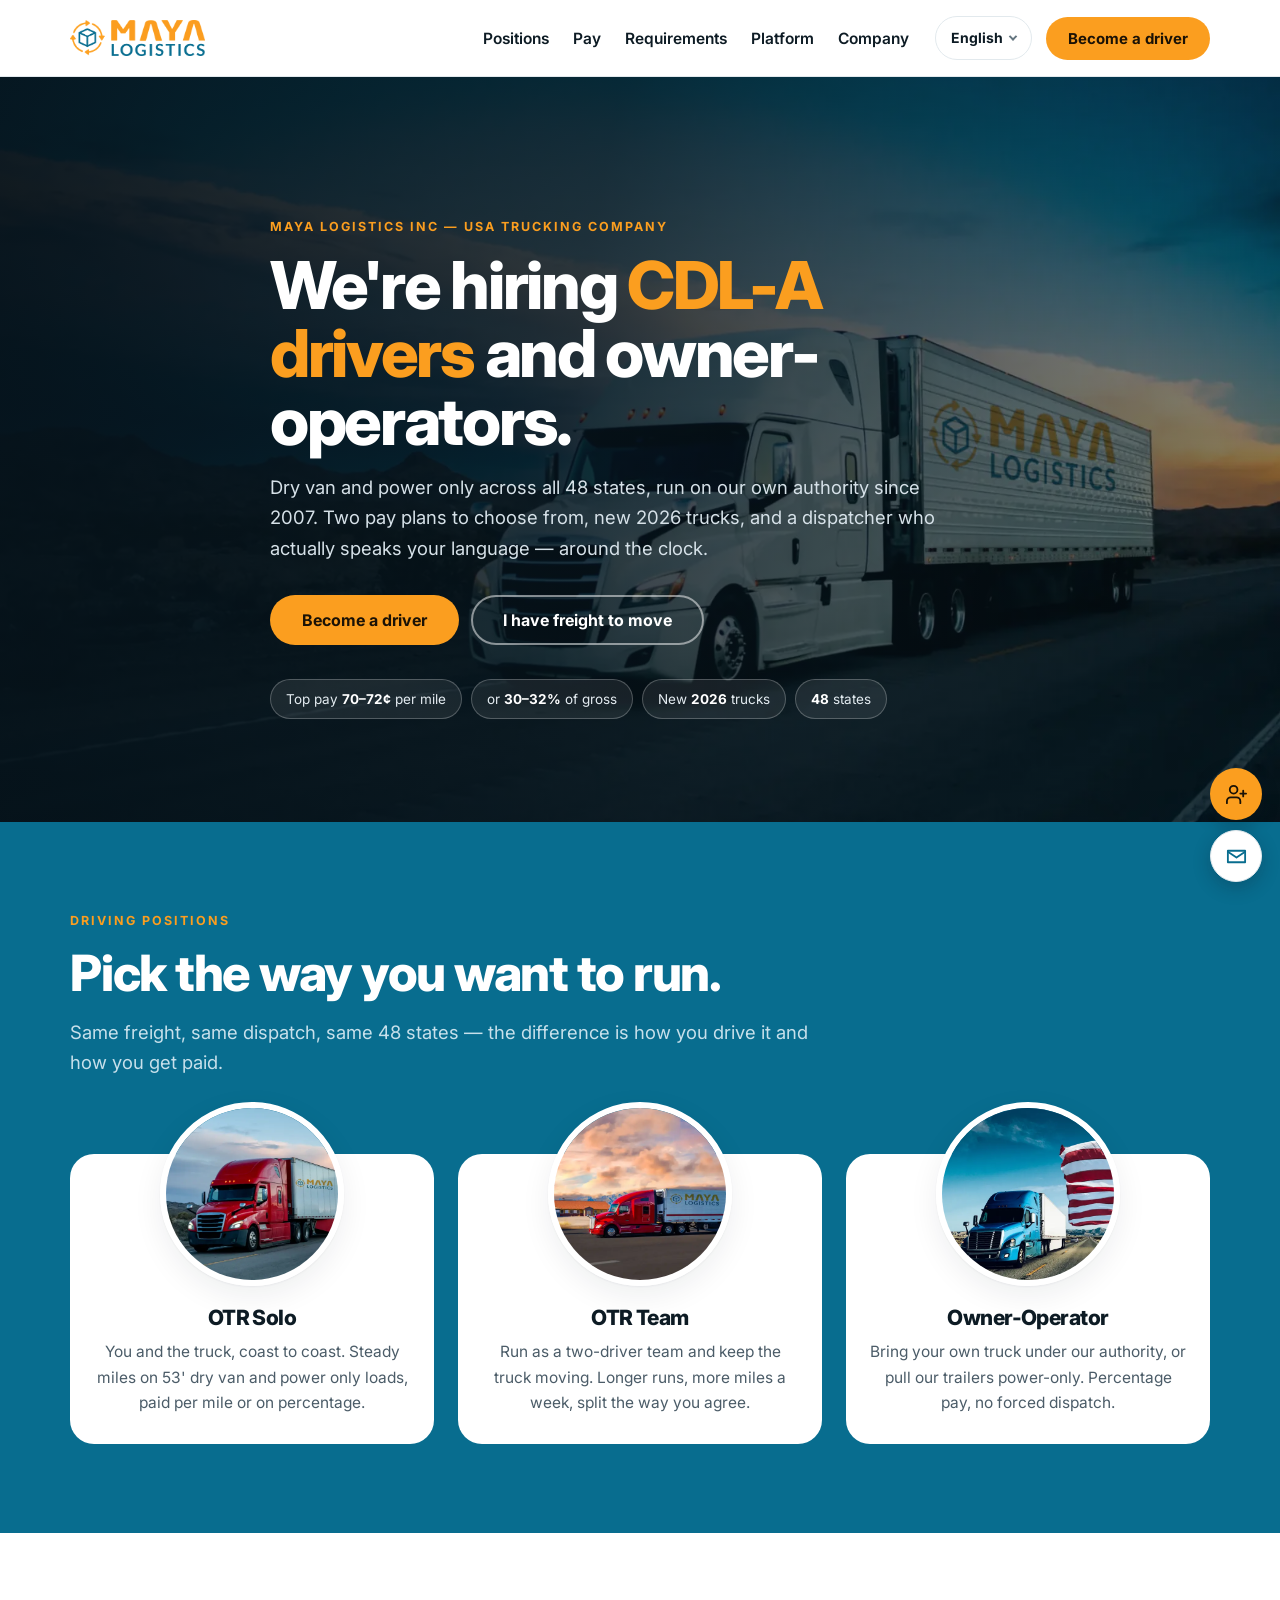
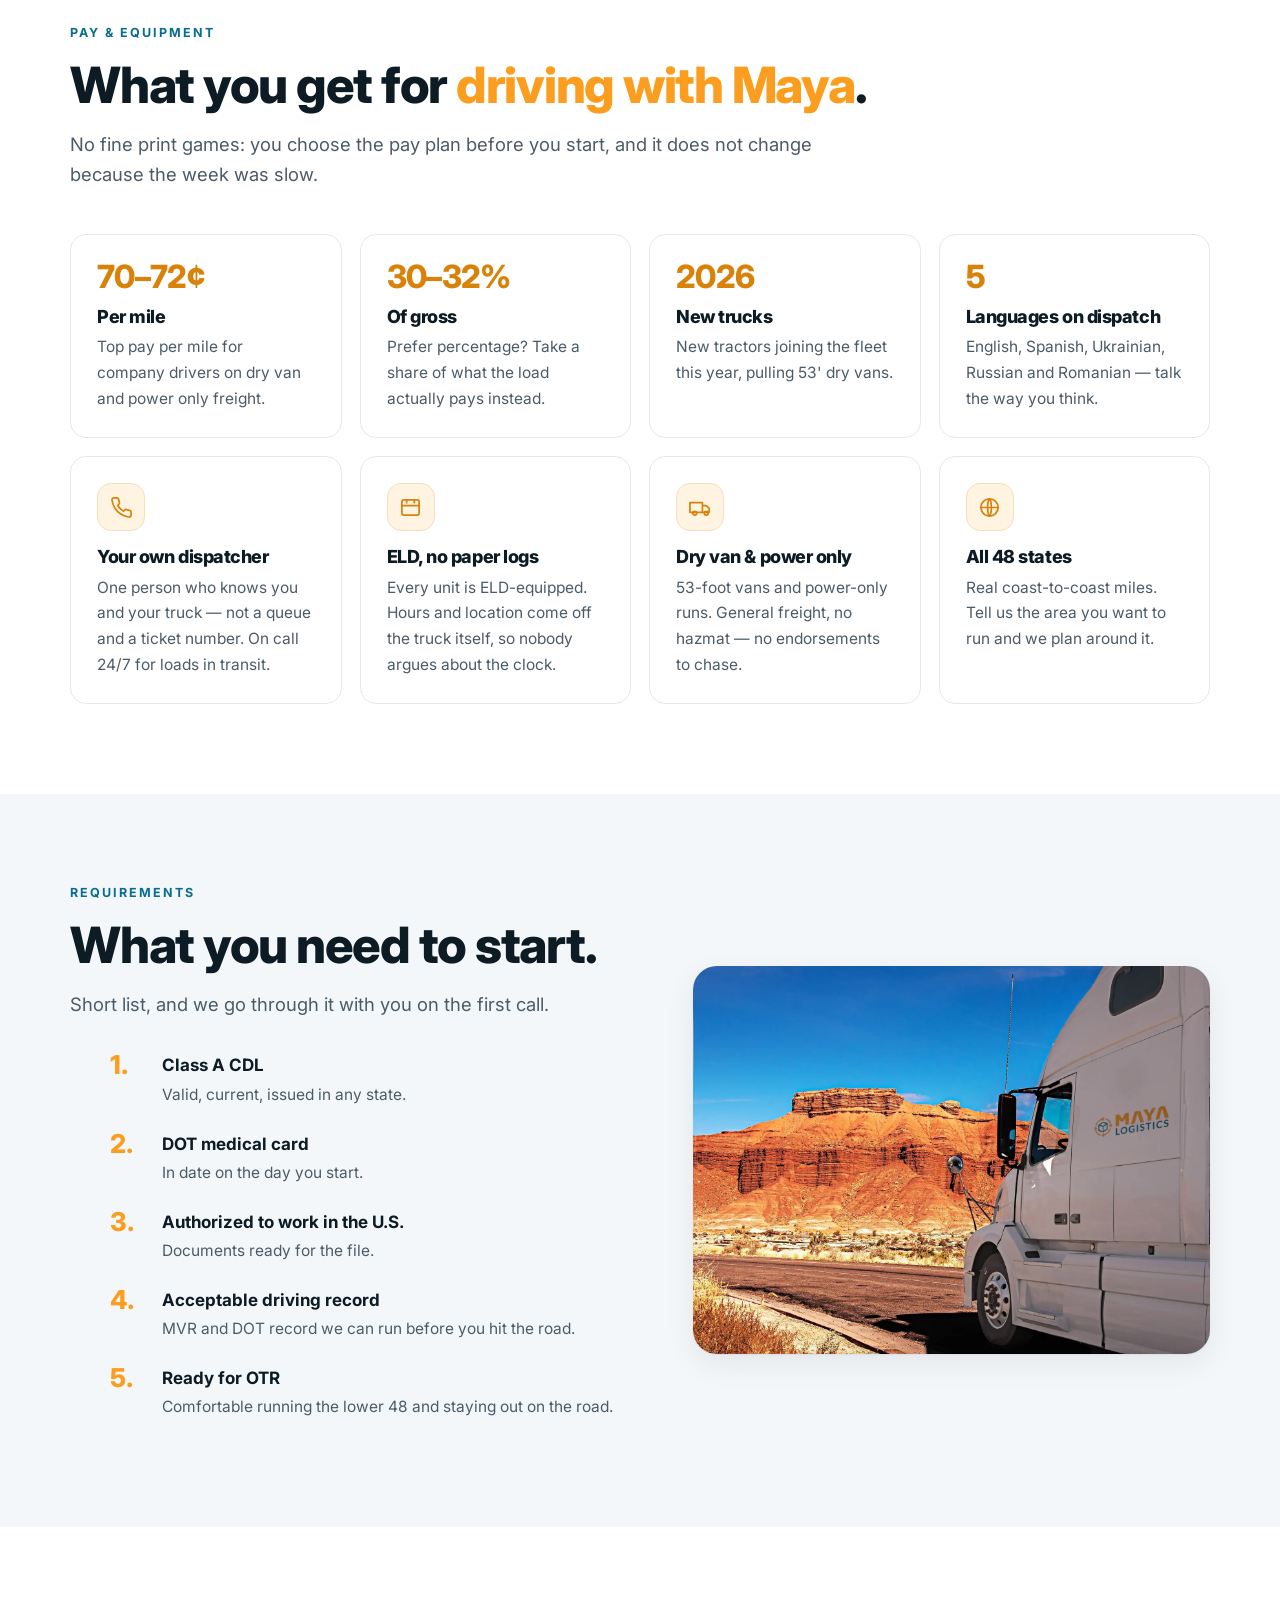
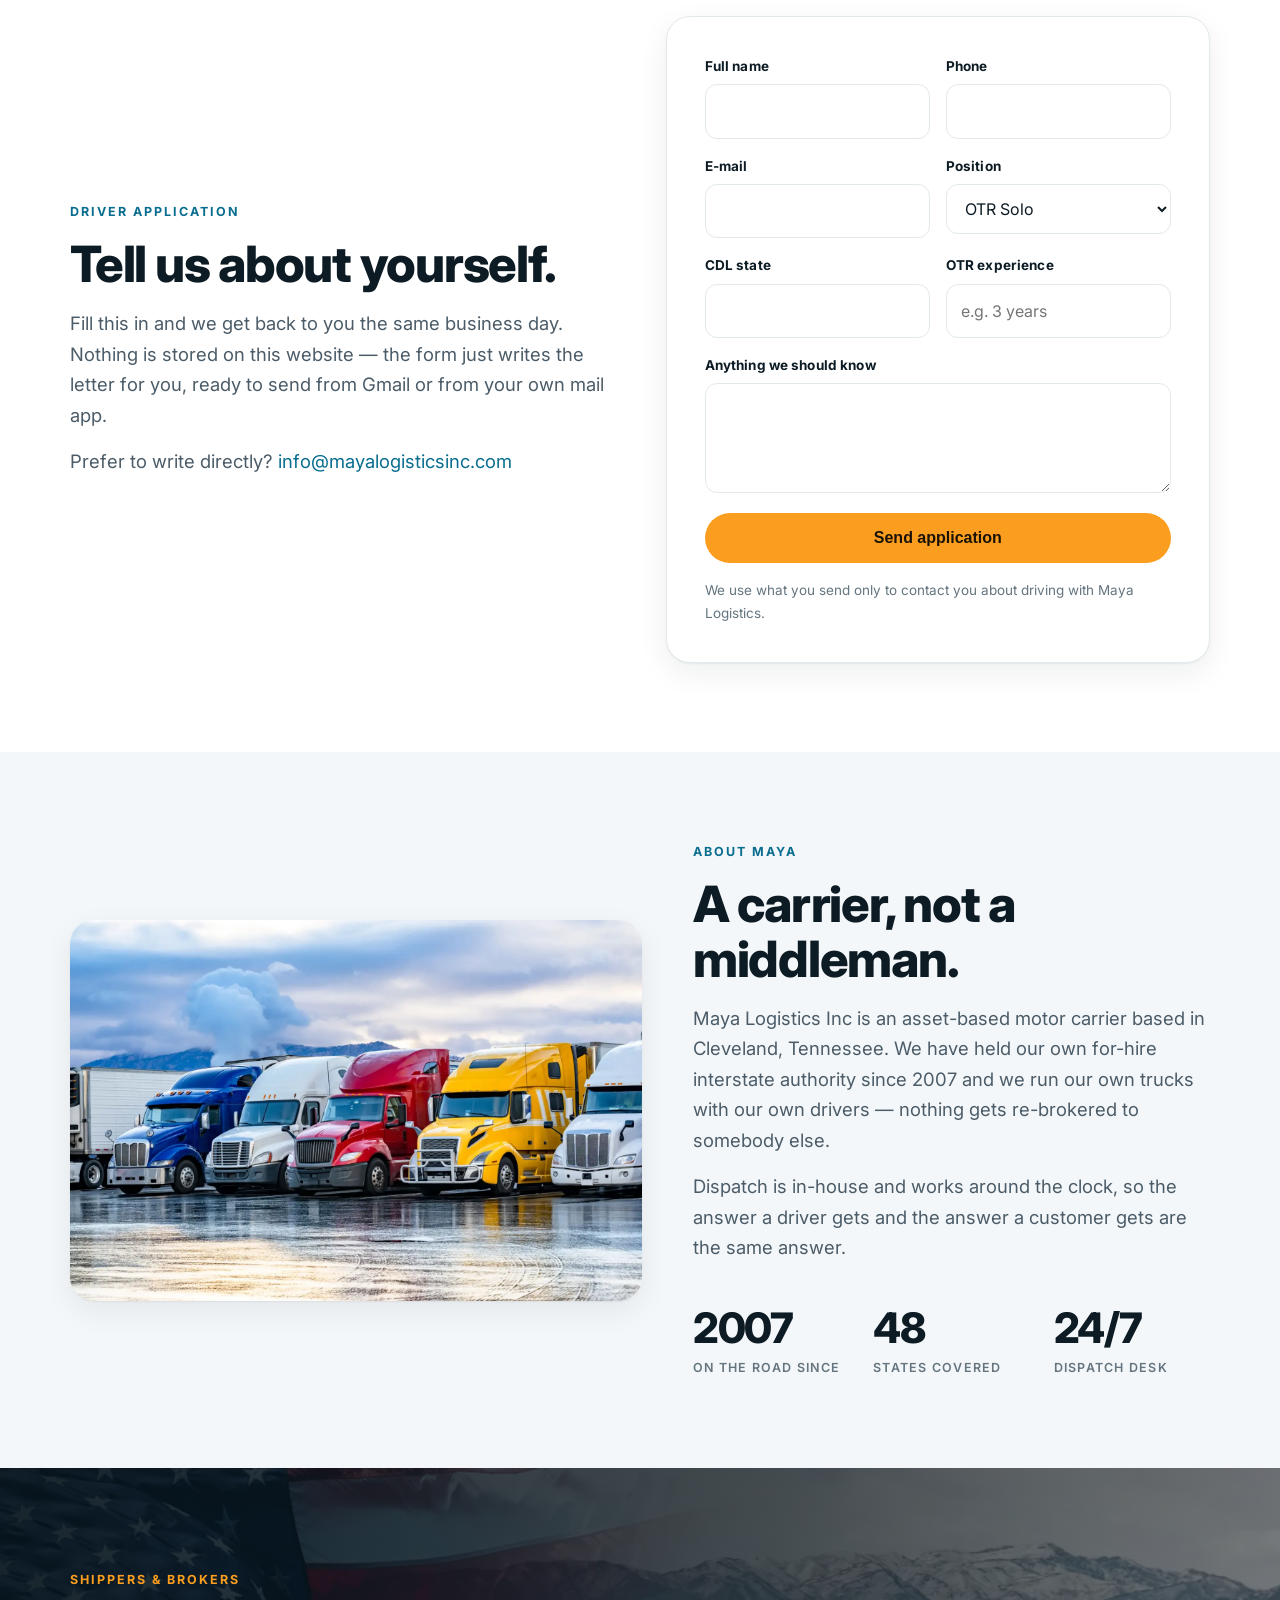
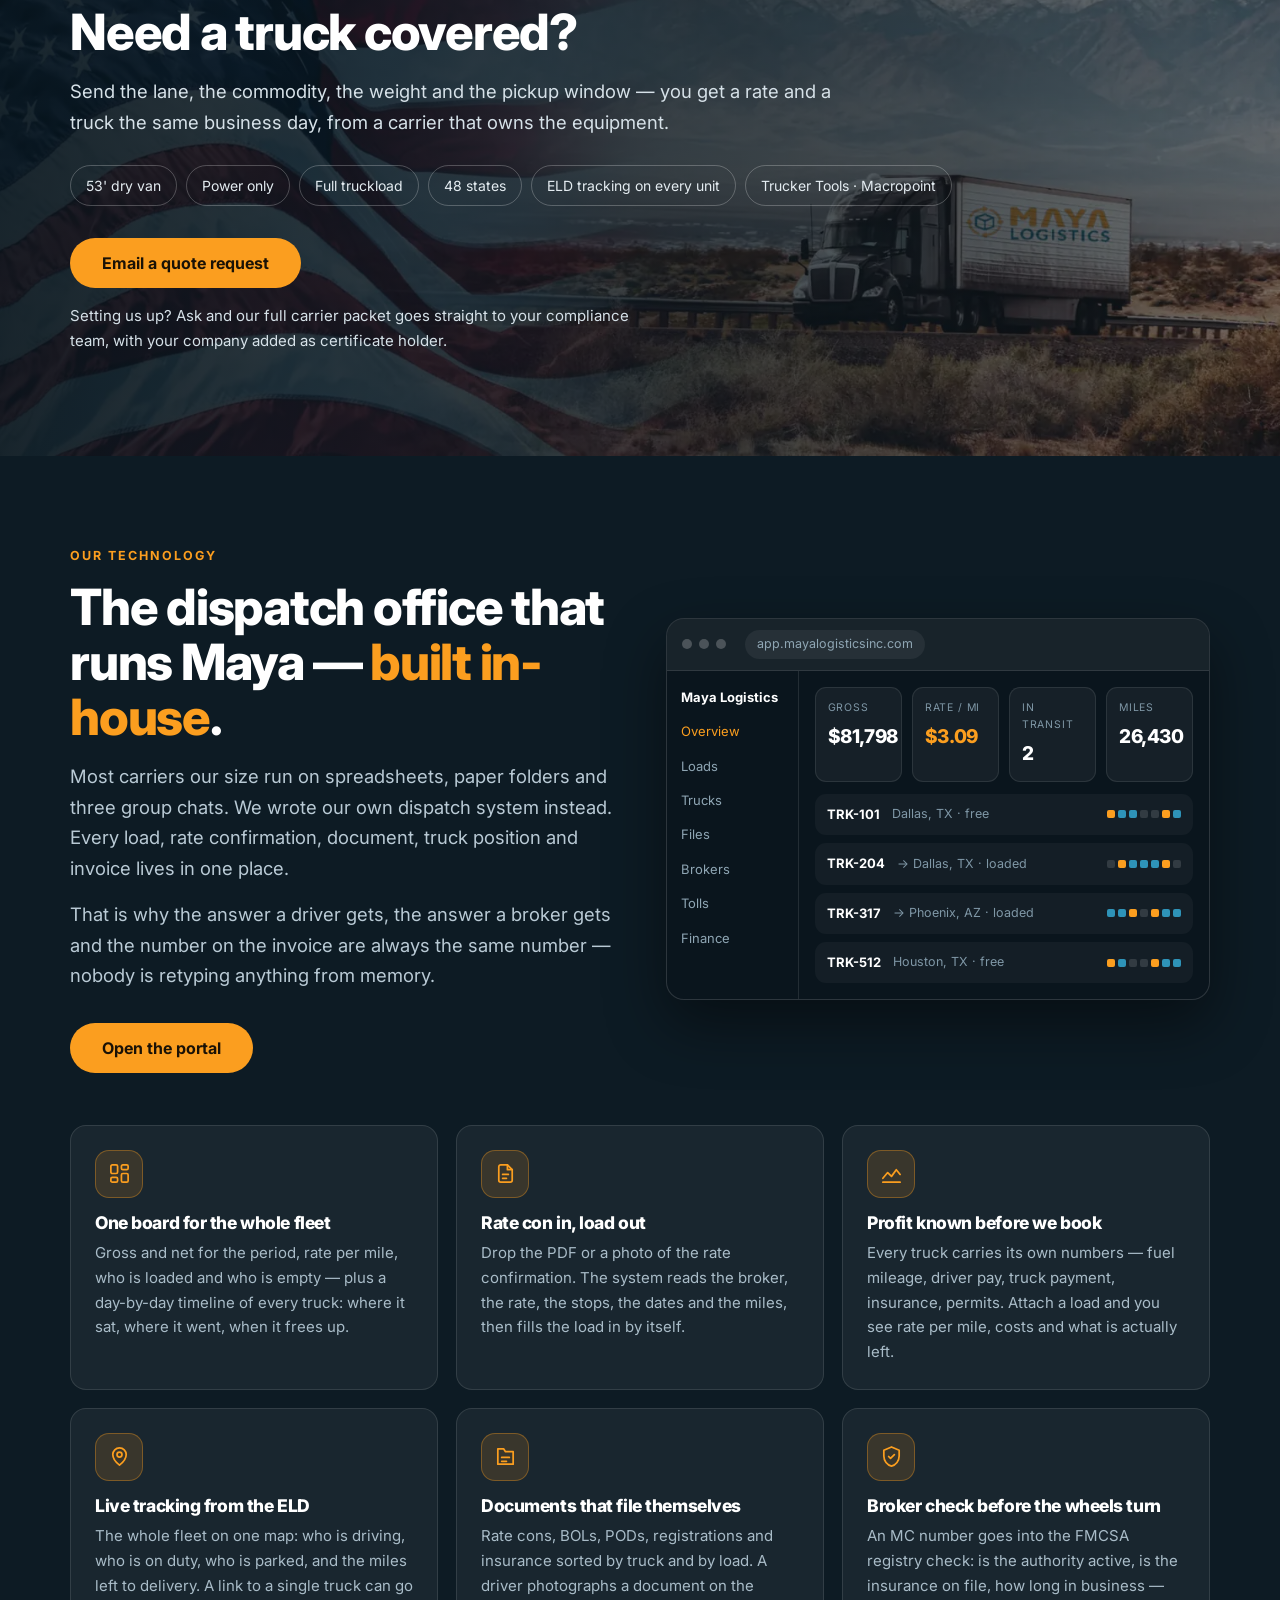
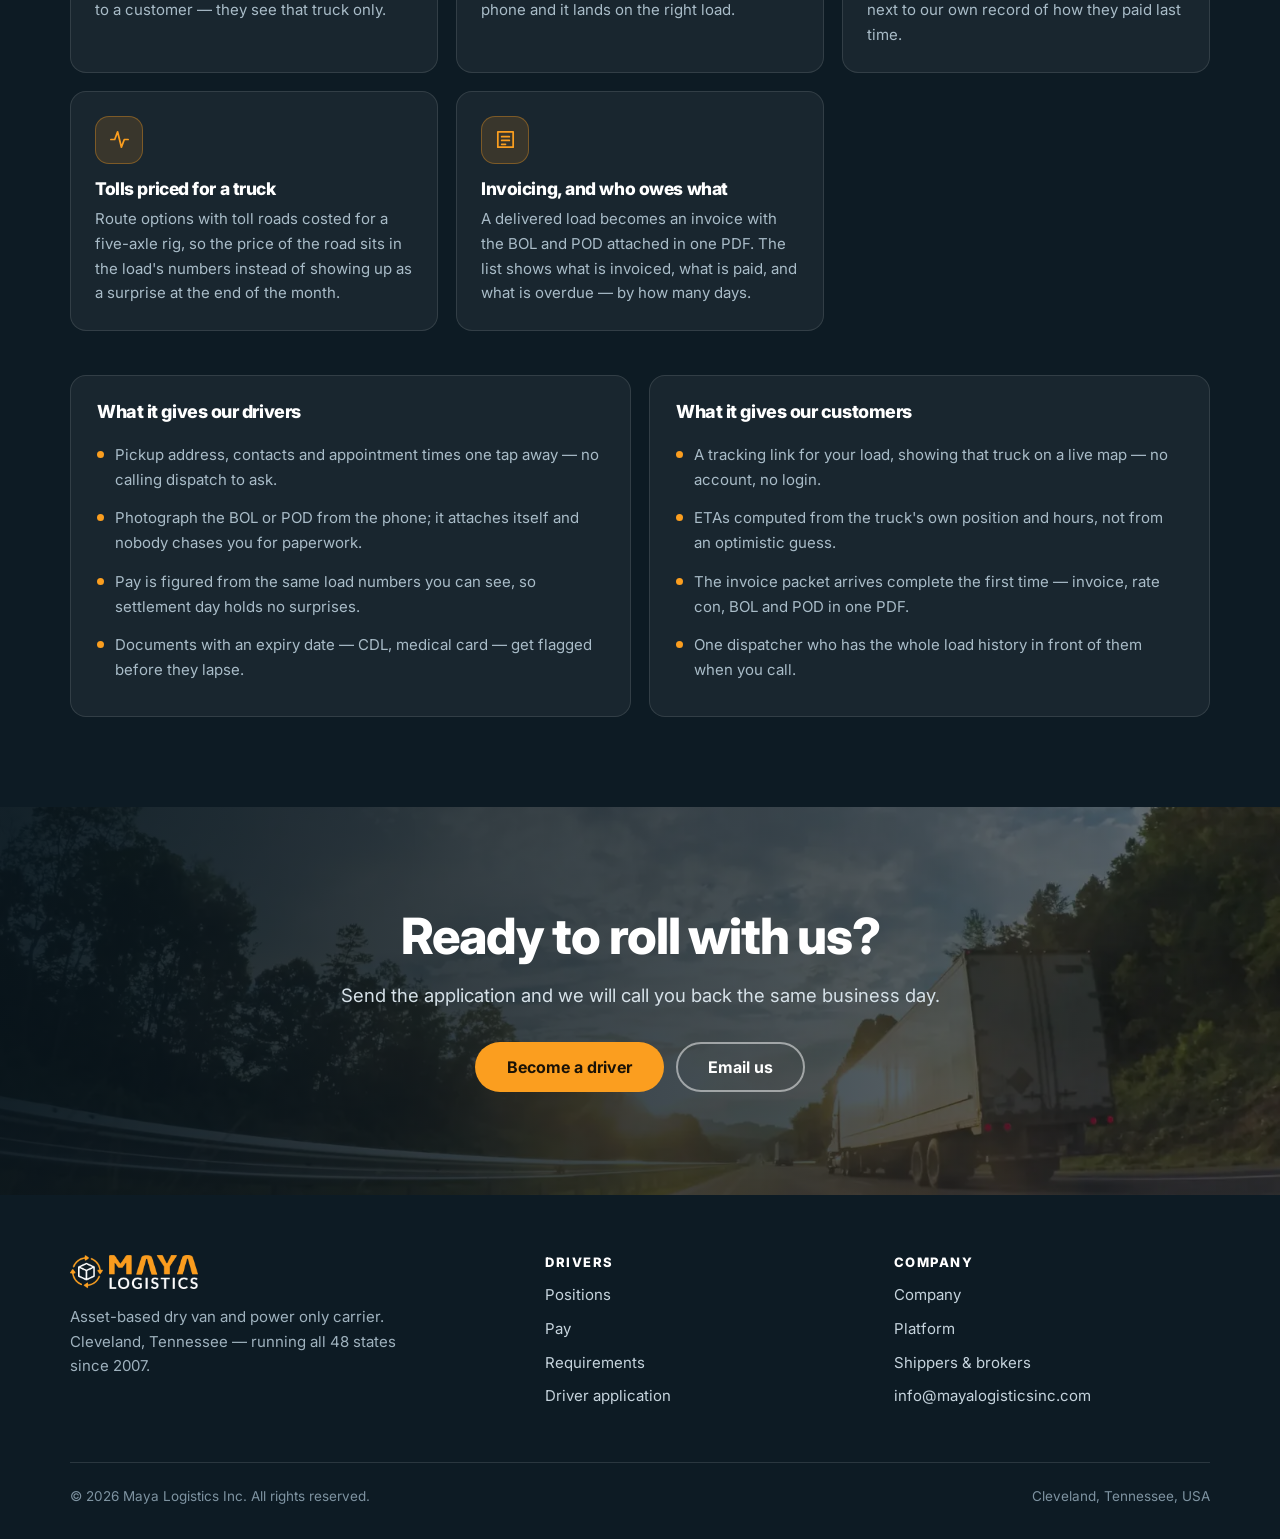
<file: index.html>
<!DOCTYPE html>
<html lang="en">
<head>
<meta charset="utf-8">
<meta name="viewport" content="width=device-width, initial-scale=1">
<title>Maya Logistics Inc | CDL-A Jobs | Hiring Truck Drivers — 48 States</title>
<meta name="description" content="Maya Logistics Inc is hiring CDL Class A drivers and owner-operators. Top pay 70–72¢ per mile or 30–32% of gross, new 2026 trucks, dry van and power only, all 48 states, dispatch in five languages.">
<meta name="theme-color" content="#086D8F">
<link rel="canonical" href="https://mayalogisticsinc.com/">
<link rel="alternate" hreflang="en" href="https://mayalogisticsinc.com/">
<link rel="alternate" hreflang="es" href="https://mayalogisticsinc.com/es/">
<link rel="alternate" hreflang="ru" href="https://mayalogisticsinc.com/ru/">
<link rel="alternate" hreflang="uk" href="https://mayalogisticsinc.com/uk/">
<link rel="alternate" hreflang="ro" href="https://mayalogisticsinc.com/ro/">
<link rel="alternate" hreflang="kk" href="https://mayalogisticsinc.com/kk/">
<link rel="alternate" hreflang="x-default" href="https://mayalogisticsinc.com/">
<meta property="og:type" content="website">
<meta property="og:url" content="https://mayalogisticsinc.com/">
<meta property="og:title" content="Maya Logistics Inc — Hiring CDL Class A Drivers">
<meta property="og:description" content="70–72¢ per mile or 30–32% of gross. New 2026 trucks, dry van and power only, all 48 states, dispatch in five languages.">
<meta property="og:image" content="https://mayalogisticsinc.com/assets/hero-1600.webp">
<meta property="og:locale" content="en_US">
<meta name="twitter:card" content="summary_large_image">

<link rel="icon" href="/assets/favicon.ico" sizes="any">
<link rel="icon" href="/assets/favicon-32.png" type="image/png">
<link rel="apple-touch-icon" href="/assets/apple-touch-icon.png">

<link rel="preconnect" href="https://fonts.googleapis.com">
<link rel="preconnect" href="https://fonts.gstatic.com" crossorigin>
<link rel="stylesheet" href="https://fonts.googleapis.com/css2?family=Inter:wght@400;600;700;800&display=swap">
<link rel="preload" as="image" href="/assets/hero-800.webp" media="(max-width:800px)">
<link rel="preload" as="image" href="/assets/hero-1600.webp" media="(min-width:801px)">
<link rel="stylesheet" href="/assets/site.css?v=5">
</head>
<body data-mail-enc="Q0RMRWpHS1NLRkVNQ1leQ0lZQ0RJBElFRwZOQ1laS15JQmpHS1NLRkVNQ1leQ0lZQ0RJBElFRwZHS1NLRkVNQ1leQ0lZSUVYWmpNR0tDRgRJRUc=">

<header class="site-header">
  <div class="wrap header-in">
    <a class="brand" href="/" aria-label="Maya Logistics Inc">
      <img src="/assets/logo.png" width="760" height="202" alt="Maya Logistics Inc">
    </a>

    <button class="burger" type="button" data-nav-toggle aria-expanded="false" aria-controls="menu" aria-label="Menu">
      <span></span>
    </button>

    <nav class="nav" id="menu" aria-label="Menu">
      <ul class="nav-links">
        <li><a href="#positions">Positions</a></li>
        <li><a href="#pay">Pay</a></li>
        <li><a href="#requirements">Requirements</a></li>
        <li><a href="#platform">Platform</a></li>
        <li><a href="#company">Company</a></li>
      </ul>
      <div class="nav-side">
        <details class="lang">
          <summary aria-label="Language">English</summary>
          <ul>
            <li><a href="/" hreflang="en" aria-current="true">English</a></li>
            <li><a href="/es/" hreflang="es">Español</a></li>
            <li><a href="/ru/" hreflang="ru">Русский</a></li>
            <li><a href="/uk/" hreflang="uk">Українська</a></li>
            <li><a href="/ro/" hreflang="ro">Română</a></li>
            <li><a href="/kk/" hreflang="kk">Қазақша</a></li>
          </ul>
        </details>
        <a class="btn btn-o" href="#apply">Become a driver</a>
      </div>
    </nav>
  </div>
</header>

<main>

<!-- ================= HERO ================= -->
<section class="hero bg-hero">
  <div class="wrap hero-in">
    <p class="eyebrow">Maya Logistics Inc — USA trucking company</p>
    <h1>We're hiring <em>CDL-A drivers</em> and owner-operators.</h1>
    <p class="lead">Dry van and power only across all 48 states, run on our own authority since 2007. Two pay plans to choose from, new 2026 trucks, and a dispatcher who actually speaks your language — around the clock.</p>
    <div class="btns">
      <a class="btn btn-o" href="#apply">Become a driver</a>
      <a class="btn btn-ghost" href="#shippers">I have freight to move</a>
    </div>
    <div class="chips">
      <span class="chip">Top pay <b>70–72¢</b> per mile</span>
      <span class="chip">or <b>30–32%</b> of gross</span>
      <span class="chip">New <b>2026</b> trucks</span>
      <span class="chip"><b>48</b> states</span>
    </div>
  </div>
</section>

<!-- ================= POSITIONS ================= -->
<section id="positions" class="positions">
  <div class="wrap">
    <p class="eyebrow">Driving positions</p>
    <h2 class="h2">Pick the way you want to run.</h2>
    <p class="lead">Same freight, same dispatch, same 48 states — the difference is how you drive it and how you get paid.</p>

    <div class="pos-grid">
      <article class="pos">
        <img src="/assets/pos-solo.webp" width="560" height="560" loading="lazy" decoding="async" alt="Tractor with a dry van trailer on an evening highway">
        <h3>OTR Solo</h3>
        <p>You and the truck, coast to coast. Steady miles on 53' dry van and power only loads, paid per mile or on percentage.</p>
      </article>

      <article class="pos">
        <img src="/assets/pos-team.webp" width="560" height="560" loading="lazy" decoding="async" alt="Tractor-trailer parked at sunset">
        <h3>OTR Team</h3>
        <p>Run as a two-driver team and keep the truck moving. Longer runs, more miles a week, split the way you agree.</p>
      </article>

      <article class="pos">
        <img src="/assets/pos-oo.webp" width="560" height="560" loading="lazy" decoding="async" alt="Tractor on a desert interstate with the American flag">
        <h3>Owner-Operator</h3>
        <p>Bring your own truck under our authority, or pull our trailers power-only. Percentage pay, no forced dispatch.</p>
      </article>
    </div>
  </div>
</section>

<!-- ================= PAY & EQUIPMENT ================= -->
<section id="pay">
  <div class="wrap">
    <p class="eyebrow">Pay &amp; equipment</p>
    <h2 class="h2">What you get for <em>driving with Maya</em>.</h2>
    <p class="lead">No fine print games: you choose the pay plan before you start, and it does not change because the week was slow.</p>

    <div class="perks">
      <div class="perk">
        <b>70–72¢</b>
        <h3>Per mile</h3>
        <p>Top pay per mile for company drivers on dry van and power only freight.</p>
      </div>
      <div class="perk">
        <b>30–32%</b>
        <h3>Of gross</h3>
        <p>Prefer percentage? Take a share of what the load actually pays instead.</p>
      </div>
      <div class="perk">
        <b>2026</b>
        <h3>New trucks</h3>
        <p>New tractors joining the fleet this year, pulling 53' dry vans.</p>
      </div>
      <div class="perk">
        <b>5</b>
        <h3>Languages on dispatch</h3>
        <p>English, Spanish, Ukrainian, Russian and Romanian — talk the way you think.</p>
      </div>
      <div class="perk">
        <div class="ico"><svg viewBox="0 0 24 24" aria-hidden="true"><path d="M22 16.9v3a2 2 0 0 1-2.2 2 19.8 19.8 0 0 1-8.6-3.1 19.5 19.5 0 0 1-6-6A19.8 19.8 0 0 1 2.1 4.2 2 2 0 0 1 4.1 2h3a2 2 0 0 1 2 1.7c.1 1 .4 1.9.7 2.8a2 2 0 0 1-.5 2.1L8.1 9.9a16 16 0 0 0 6 6l1.3-1.3a2 2 0 0 1 2.1-.4c.9.3 1.8.6 2.8.7a2 2 0 0 1 1.7 2z"/></svg></div>
        <h3>Your own dispatcher</h3>
        <p>One person who knows you and your truck — not a queue and a ticket number. On call 24/7 for loads in transit.</p>
      </div>
      <div class="perk">
        <div class="ico"><svg viewBox="0 0 24 24" aria-hidden="true"><rect x="3" y="4" width="18" height="16" rx="2"/><path d="M3 10h18M8 4v3M16 4v3"/></svg></div>
        <h3>ELD, no paper logs</h3>
        <p>Every unit is ELD-equipped. Hours and location come off the truck itself, so nobody argues about the clock.</p>
      </div>
      <div class="perk">
        <div class="ico"><svg viewBox="0 0 24 24" aria-hidden="true"><path d="M1 7h13v10H1zM14 10h4l3 3v4h-7z"/><circle cx="6" cy="18" r="2"/><circle cx="18" cy="18" r="2"/></svg></div>
        <h3>Dry van &amp; power only</h3>
        <p>53-foot vans and power-only runs. General freight, no hazmat — no endorsements to chase.</p>
      </div>
      <div class="perk">
        <div class="ico"><svg viewBox="0 0 24 24" aria-hidden="true"><circle cx="12" cy="12" r="9"/><path d="M3 12h18M12 3c2.6 2.8 2.6 15.2 0 18M12 3c-2.6 2.8-2.6 15.2 0 18"/></svg></div>
        <h3>All 48 states</h3>
        <p>Real coast-to-coast miles. Tell us the area you want to run and we plan around it.</p>
      </div>
    </div>
  </div>
</section>

<!-- ================= REQUIREMENTS ================= -->
<section id="requirements" class="soft">
  <div class="wrap split">
    <div>
      <p class="eyebrow">Requirements</p>
      <h2 class="h2">What you need to start.</h2>
      <p class="lead">Short list, and we go through it with you on the first call.</p>

      <ol class="steps">
        <li><i>1.</i><div><b>Class A CDL</b><span>Valid, current, issued in any state.</span></div></li>
        <li><i>2.</i><div><b>DOT medical card</b><span>In date on the day you start.</span></div></li>
        <li><i>3.</i><div><b>Authorized to work in the U.S.</b><span>Documents ready for the file.</span></div></li>
        <li><i>4.</i><div><b>Acceptable driving record</b><span>MVR and DOT record we can run before you hit the road.</span></div></li>
        <li><i>5.</i><div><b>Ready for OTR</b><span>Comfortable running the lower 48 and staying out on the road.</span></div></li>
      </ol>
    </div>

    <div class="shot">
      <picture>
        <source media="(max-width:700px)" srcset="/assets/fleet-800.webp">
        <img src="/assets/fleet-1600.webp" width="1600" height="1200" loading="lazy" decoding="async" alt="Tractor on a highway through red rock country">
      </picture>
    </div>
  </div>
</section>

<!-- ================= APPLY ================= -->
<section id="apply">
  <div class="wrap contact-grid">
    <div>
      <p class="eyebrow">Driver application</p>
      <h2 class="h2">Tell us about yourself.</h2>
      <p class="lead">Fill this in and we get back to you the same business day. Nothing is stored on this website — the form just writes the letter for you, ready to send from Gmail or from your own mail app.</p>
      <p class="lead">Prefer to write directly? <a data-mail href="#apply" data-mail-addr></a></p>
    </div>

    <form class="form-wrap" data-mail-form
          data-subject="Driver application — Maya Logistics" data-sent-title="Your application is ready">
      <div class="fields">
        <div class="field">
          <label for="f-name">Full name</label>
          <input id="f-name" name="name" data-label="Full name" type="text" autocomplete="name" required>
        </div>
        <div class="field">
          <label for="f-phone">Phone</label>
          <input id="f-phone" name="phone" data-label="Phone" type="tel" autocomplete="tel" required>
        </div>
        <div class="field">
          <label for="f-email">E-mail</label>
          <input id="f-email" name="email" data-label="E-mail" type="email" autocomplete="email">
        </div>
        <div class="field">
          <label for="f-pos">Position</label>
          <select id="f-pos" name="position" data-label="Position">
            <option>OTR Solo</option>
            <option>OTR Team</option>
            <option>Owner-Operator</option>
          </select>
        </div>
        <div class="field">
          <label for="f-cdl">CDL state</label>
          <input id="f-cdl" name="cdl" data-label="CDL state" type="text">
        </div>
        <div class="field">
          <label for="f-exp">OTR experience</label>
          <input id="f-exp" name="experience" data-label="OTR experience" type="text" placeholder="e.g. 3 years">
        </div>
        <div class="field full">
          <label for="f-msg">Anything we should know</label>
          <textarea id="f-msg" name="message" data-label="Anything we should know"></textarea>
        </div>
      </div>
      <button class="btn btn-o" type="submit" style="width:100%;margin-top:20px">Send application</button>
      <p class="form-note">We use what you send only to contact you about driving with Maya Logistics.</p>
    </form>
  </div>
</section>

<!-- ================= COMPANY ================= -->
<section id="company" class="soft">
  <div class="wrap split rev">
    <div class="shot">
      <picture>
        <source media="(max-width:700px)" srcset="/assets/lot-800.webp">
        <img src="/assets/lot-1600.webp" width="1600" height="1066" loading="lazy" decoding="async" alt="Tractors lined up on a terminal lot">
      </picture>
    </div>

    <div>
      <p class="eyebrow">About Maya</p>
      <h2 class="h2">A carrier, not a middleman.</h2>
      <p class="lead">Maya Logistics Inc is an asset-based motor carrier based in Cleveland, Tennessee. We have held our own for-hire interstate authority since 2007 and we run our own trucks with our own drivers — nothing gets re-brokered to somebody else.</p>
      <p class="lead">Dispatch is in-house and works around the clock, so the answer a driver gets and the answer a customer gets are the same answer.</p>

      <div class="stats">
        <div class="stat"><b>2007</b><span>On the road since</span></div>
        <div class="stat"><b>48</b><span>States covered</span></div>
        <div class="stat"><b>24/7</b><span>Dispatch desk</span></div>
      </div>
    </div>
  </div>
</section>

<!-- ================= SHIPPERS ================= -->
<section id="shippers" class="band bg-flag">
  <div class="wrap">
    <p class="eyebrow">Shippers &amp; brokers</p>
    <h2 class="h2">Need a truck covered?</h2>
    <p class="lead">Send the lane, the commodity, the weight and the pickup window — you get a rate and a truck the same business day, from a carrier that owns the equipment.</p>

    <div class="tags">
      <span class="tag">53' dry van</span>
      <span class="tag">Power only</span>
      <span class="tag">Full truckload</span>
      <span class="tag">48 states</span>
      <span class="tag">ELD tracking on every unit</span>
      <span class="tag">Trucker Tools · Macropoint</span>
    </div>

    <div class="btns">
      <a class="btn btn-o" href="#apply" data-mail data-mail-title="Email a quote request"
         data-subject="Freight quote request"
         data-body="Company:&#10;Contact name:&#10;Lane (pickup city/state - delivery city/state):&#10;Pickup date and window:&#10;Commodity and weight:&#10;Equipment (dry van or power only):&#10;">Email a quote request</a>
    </div>
    <p class="lead" style="font-size:15px">Setting us up? Ask and our full carrier packet goes straight to your compliance team, with your company added as certificate holder.</p>
  </div>
</section>

<!-- ================= PLATFORM ================= -->
<section id="platform" class="app-sec">
  <div class="wrap">
    <div class="app-top">
      <div>
        <p class="eyebrow">Our technology</p>
        <h2 class="h2">The dispatch office that runs Maya — <em>built in-house</em>.</h2>
        <p class="lead">Most carriers our size run on spreadsheets, paper folders and three group chats. We wrote our own dispatch system instead. Every load, rate confirmation, document, truck position and invoice lives in one place.</p>
        <p class="lead">That is why the answer a driver gets, the answer a broker gets and the number on the invoice are always the same number — nobody is retyping anything from memory.</p>
        <div class="btns">
          <a class="btn btn-o" href="https://app.mayalogisticsinc.com/login" target="_blank" rel="noopener">Open the portal</a>
        </div>
      </div>

      <!-- illustration of the Overview screen, drawn in HTML -->
      <div class="win" aria-hidden="true">
        <div class="win-bar"><i></i><i></i><i></i><span>app.mayalogisticsinc.com</span></div>
        <div class="win-body">
          <div class="win-side">
            <b>Maya Logistics</b>
            <u>Overview</u>
            <span>Loads</span>
            <span>Trucks</span>
            <span>Files</span>
            <span>Brokers</span>
            <span>Tolls</span>
            <span>Finance</span>
          </div>
          <div class="win-main">
            <div class="kpis">
              <div class="kpi"><small>Gross</small><b>$81,798</b></div>
              <div class="kpi up"><small>Rate / mi</small><b>$3.09</b></div>
              <div class="kpi"><small>In transit</small><b>2</b></div>
              <div class="kpi"><small>Miles</small><b>26,430</b></div>
            </div>
            <div class="rows">
              <div class="wrow"><b>TRK-101</b><em>Dallas, TX · free</em>
                <span class="dots"><i class="a"></i><i class="b"></i><i class="b"></i><i></i><i></i><i class="a"></i><i class="b"></i></span></div>
              <div class="wrow"><b>TRK-204</b><em>→ Dallas, TX · loaded</em>
                <span class="dots"><i></i><i class="a"></i><i class="b"></i><i class="b"></i><i class="b"></i><i class="a"></i><i></i></span></div>
              <div class="wrow"><b>TRK-317</b><em>→ Phoenix, AZ · loaded</em>
                <span class="dots"><i class="b"></i><i class="b"></i><i class="a"></i><i></i><i class="a"></i><i class="b"></i><i class="b"></i></span></div>
              <div class="wrow"><b>TRK-512</b><em>Houston, TX · free</em>
                <span class="dots"><i class="a"></i><i class="b"></i><i></i><i></i><i class="a"></i><i class="b"></i><i class="b"></i></span></div>
            </div>
          </div>
        </div>
      </div>
    </div>

    <div class="fcards">
      <article class="fcard">
        <div class="ico"><svg viewBox="0 0 24 24" aria-hidden="true"><rect x="3" y="3" width="7" height="9" rx="1.5"/><rect x="14" y="3" width="7" height="5" rx="1.5"/><rect x="3" y="16" width="7" height="5" rx="1.5"/><rect x="14" y="12" width="7" height="9" rx="1.5"/></svg></div>
        <h3>One board for the whole fleet</h3>
        <p>Gross and net for the period, rate per mile, who is loaded and who is empty — plus a day-by-day timeline of every truck: where it sat, where it went, when it frees up.</p>
      </article>

      <article class="fcard">
        <div class="ico"><svg viewBox="0 0 24 24" aria-hidden="true"><path d="M14 3H7a2 2 0 0 0-2 2v14a2 2 0 0 0 2 2h10a2 2 0 0 0 2-2V8z"/><path d="M14 3v5h5M9 13h6M9 17h4"/></svg></div>
        <h3>Rate con in, load out</h3>
        <p>Drop the PDF or a photo of the rate confirmation. The system reads the broker, the rate, the stops, the dates and the miles, then fills the load in by itself.</p>
      </article>

      <article class="fcard">
        <div class="ico"><svg viewBox="0 0 24 24" aria-hidden="true"><path d="M3 17l5-6 4 4 5-7 4 5"/><path d="M3 21h18"/></svg></div>
        <h3>Profit known before we book</h3>
        <p>Every truck carries its own numbers — fuel mileage, driver pay, truck payment, insurance, permits. Attach a load and you see rate per mile, costs and what is actually left.</p>
      </article>

      <article class="fcard">
        <div class="ico"><svg viewBox="0 0 24 24" aria-hidden="true"><path d="M12 21s7-5.2 7-11a7 7 0 1 0-14 0c0 5.8 7 11 7 11z"/><circle cx="12" cy="10" r="2.6"/></svg></div>
        <h3>Live tracking from the ELD</h3>
        <p>The whole fleet on one map: who is driving, who is on duty, who is parked, and the miles left to delivery. A link to a single truck can go to a customer — they see that truck only.</p>
      </article>

      <article class="fcard">
        <div class="ico"><svg viewBox="0 0 24 24" aria-hidden="true"><path d="M4 4h6l2 3h8v13H4z"/><path d="M8 13h8M8 17h5"/></svg></div>
        <h3>Documents that file themselves</h3>
        <p>Rate cons, BOLs, PODs, registrations and insurance sorted by truck and by load. A driver photographs a document on the phone and it lands on the right load.</p>
      </article>

      <article class="fcard">
        <div class="ico"><svg viewBox="0 0 24 24" aria-hidden="true"><path d="M12 2 4 5.5v6c0 5 3.4 9.3 8 10.5 4.6-1.2 8-5.5 8-10.5v-6z"/><path d="M9 12l2 2 4-4"/></svg></div>
        <h3>Broker check before the wheels turn</h3>
        <p>An MC number goes into the FMCSA registry check: is the authority active, is the insurance on file, how long in business — next to our own record of how they paid last time.</p>
      </article>

      <article class="fcard">
        <div class="ico"><svg viewBox="0 0 24 24" aria-hidden="true"><path d="M3 12h4l3-8 4 16 3-8h4"/></svg></div>
        <h3>Tolls priced for a truck</h3>
        <p>Route options with toll roads costed for a five-axle rig, so the price of the road sits in the load's numbers instead of showing up as a surprise at the end of the month.</p>
      </article>

      <article class="fcard">
        <div class="ico"><svg viewBox="0 0 24 24" aria-hidden="true"><path d="M4 4h16v16H4z"/><path d="M8 9h8M8 13h8M8 17h4"/></svg></div>
        <h3>Invoicing, and who owes what</h3>
        <p>A delivered load becomes an invoice with the BOL and POD attached in one PDF. The list shows what is invoiced, what is paid, and what is overdue — by how many days.</p>
      </article>
    </div>

    <div class="who">
      <div>
        <h3>What it gives our drivers</h3>
        <ul>
          <li>Pickup address, contacts and appointment times one tap away — no calling dispatch to ask.</li>
          <li>Photograph the BOL or POD from the phone; it attaches itself and nobody chases you for paperwork.</li>
          <li>Pay is figured from the same load numbers you can see, so settlement day holds no surprises.</li>
          <li>Documents with an expiry date — CDL, medical card — get flagged before they lapse.</li>
        </ul>
      </div>
      <div>
        <h3>What it gives our customers</h3>
        <ul>
          <li>A tracking link for your load, showing that truck on a live map — no account, no login.</li>
          <li>ETAs computed from the truck's own position and hours, not from an optimistic guess.</li>
          <li>The invoice packet arrives complete the first time — invoice, rate con, BOL and POD in one PDF.</li>
          <li>One dispatcher who has the whole load history in front of them when you call.</li>
        </ul>
      </div>
    </div>
  </div>
</section>

<!-- ================= CTA ================= -->
<section class="band bg-road">
  <div class="wrap center">
    <h2 class="h2">Ready to roll with us?</h2>
    <p class="lead">Send the application and we will call you back the same business day.</p>
    <div class="btns" style="justify-content:center">
      <a class="btn btn-o" href="#apply">Become a driver</a>
      <a class="btn btn-ghost" data-mail data-mail-title="Write to us" href="#apply">Email us</a>
    </div>
  </div>
</section>

</main>

<footer class="site-footer">
  <div class="wrap">
    <div class="fgrid">
      <div>
        <img src="/assets/logo-light.png" width="760" height="202" alt="Maya Logistics Inc" loading="lazy">
        <p>Asset-based dry van and power only carrier. Cleveland, Tennessee — running all 48 states since 2007.</p>
      </div>
      <div>
        <h4>Drivers</h4>
        <ul>
          <li><a href="#positions">Positions</a></li>
          <li><a href="#pay">Pay</a></li>
          <li><a href="#requirements">Requirements</a></li>
          <li><a href="#apply">Driver application</a></li>
        </ul>
      </div>
      <div>
        <h4>Company</h4>
        <ul>
          <li><a href="#company">Company</a></li>
          <li><a href="#platform">Platform</a></li>
          <li><a href="#shippers">Shippers &amp; brokers</a></li>
          <li><a data-mail href="#apply" data-mail-addr></a></li>
        </ul>
      </div>
    </div>
    <div class="legal">
      <span>© 2026 Maya Logistics Inc. All rights reserved.</span>
      <span>Cleveland, Tennessee, USA</span>
    </div>
  </div>
</footer>

<div class="fab">
  <a class="fab-o" href="#apply" title="Become a driver" aria-label="Become a driver">
    <svg viewBox="0 0 24 24" aria-hidden="true"><path d="M16 21v-2a4 4 0 0 0-4-4H6a4 4 0 0 0-4 4v2"/><circle cx="9" cy="7" r="4"/><path d="M19 8v6M22 11h-6"/></svg>
  </a>
  <a class="fab-w" href="#apply" data-mail data-mail-title="Write to us" title="Email us" aria-label="Email us">
    <svg viewBox="0 0 24 24" aria-hidden="true"><path d="M3 6h18v12H3z"/><path d="m3 7 9 6 9-6"/></svg>
  </a>
</div>

<dialog class="mbox" id="mailbox" aria-labelledby="mbox-title">
  <div class="mbox-in">
    <div class="mbox-x"><form method="dialog"><button type="submit" aria-label="Close">&times;</button></form></div>
    <h3 id="mbox-title" data-mbox-title>Write to us</h3>
    <p class="mbox-sub" data-mbox-sub hidden></p>

    <div class="mbox-addr">
      <span data-mbox-addr></span>
      <button class="mbox-copy" type="button" data-mbox-copy-addr data-done="Copied">Copy</button>
    </div>

    <textarea data-mbox-body readonly hidden aria-label="Message"></textarea>

    <div class="mbox-btns">
      <a class="btn btn-o" data-mbox-gmail href="https://mail.google.com/" target="_blank" rel="noopener">Open in Gmail</a>
      <a class="btn btn-line" data-mbox-mailto href="#apply">Mail app</a>
      <button class="btn btn-line" type="button" data-mbox-copy-body data-done="Copied" hidden>Copy the message</button>
    </div>

    <p class="mbox-warn" data-mbox-fallback hidden>No mail app opened. The message is already copied — paste it into your email, or use “Open in Gmail”.</p>
    <p class="mbox-note" data-mbox-note hidden>Copied to the clipboard.</p>

  </div>
</dialog>

<script src="/assets/site.js?v=5" defer></script>
</body>
</html>
</file>
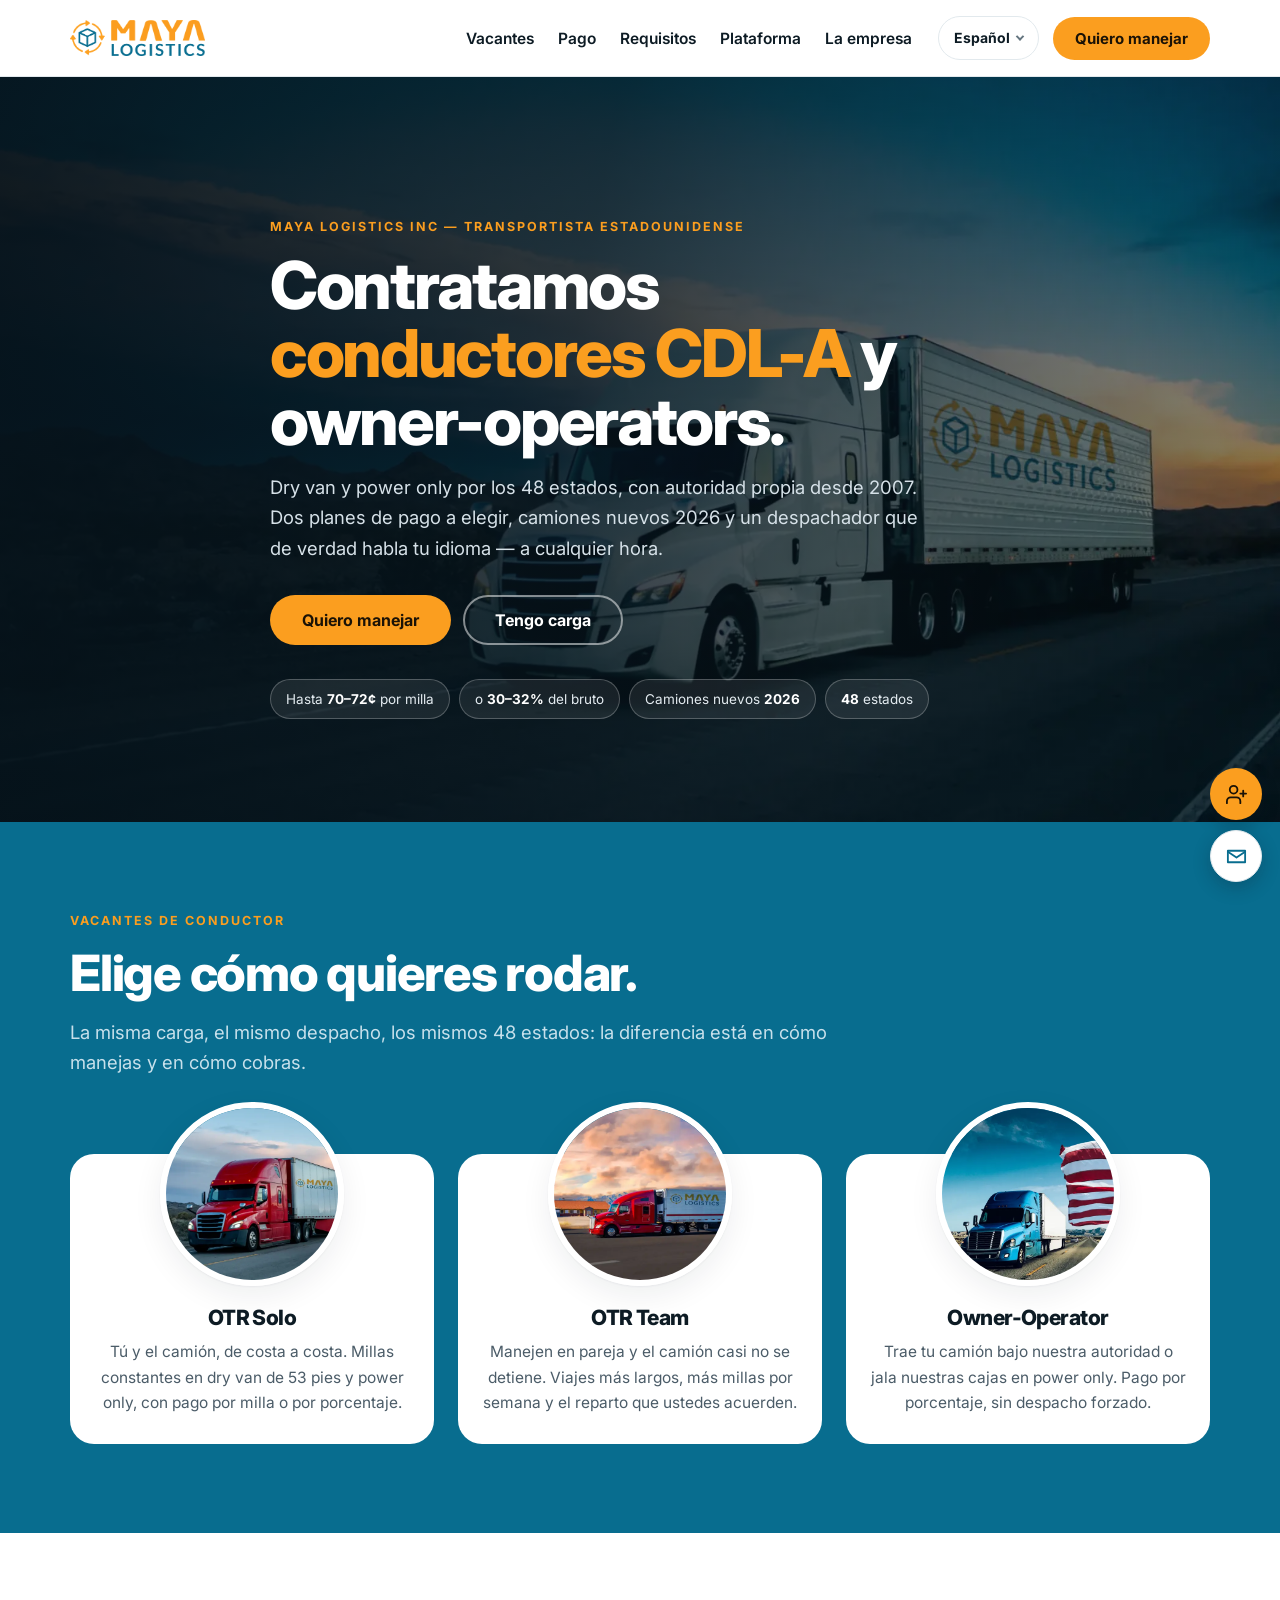
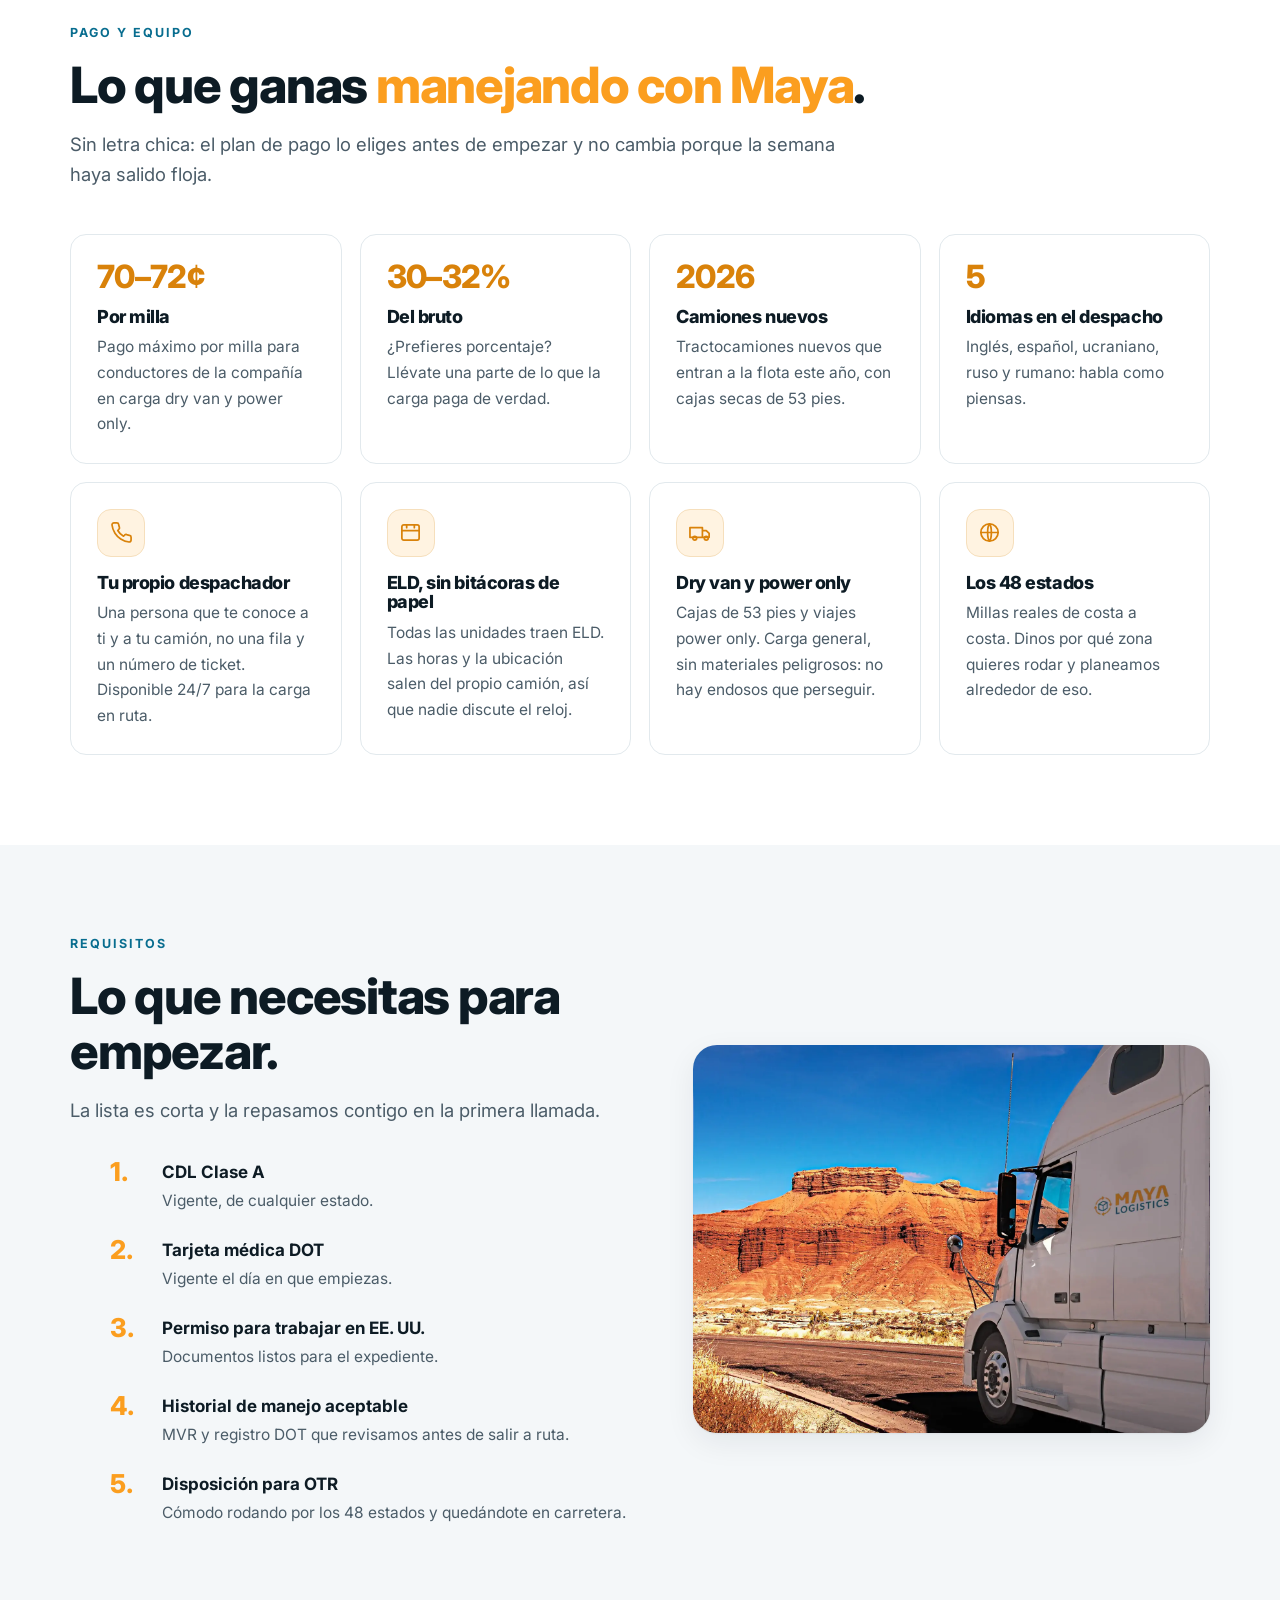
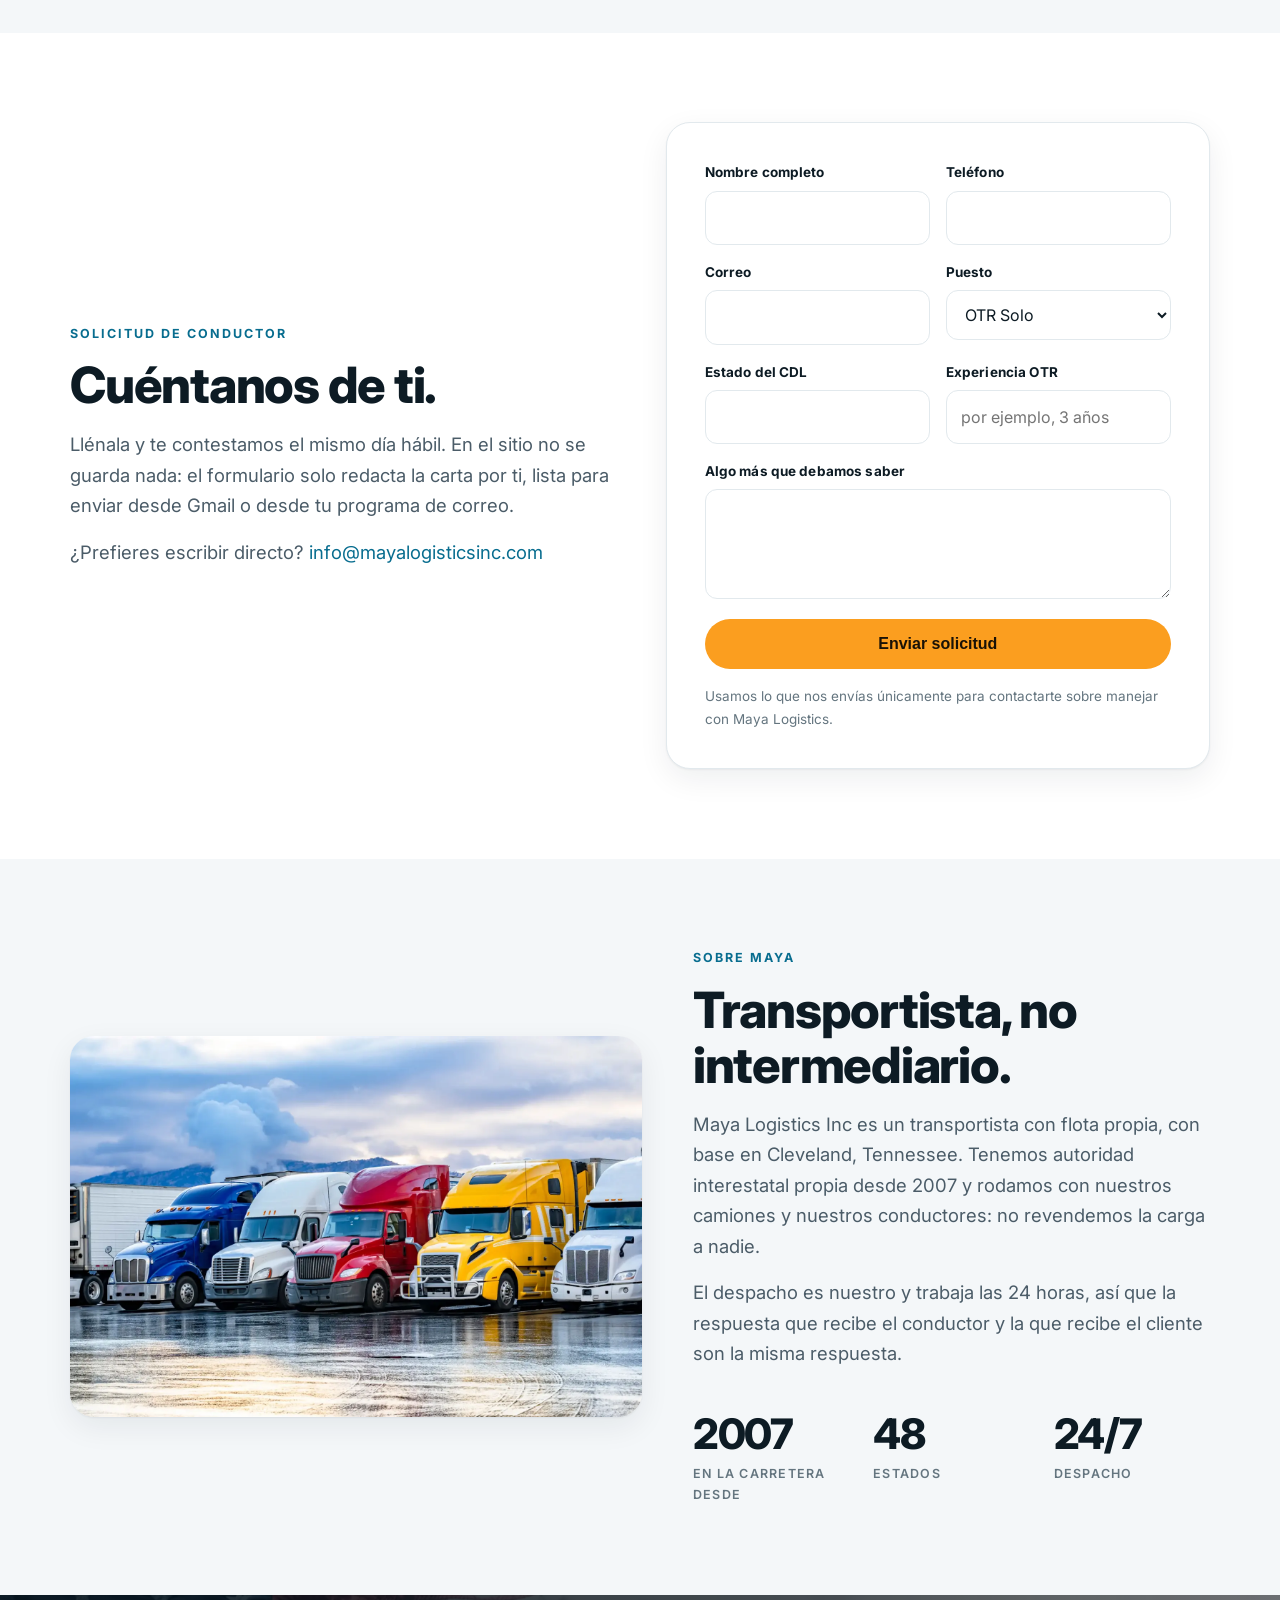
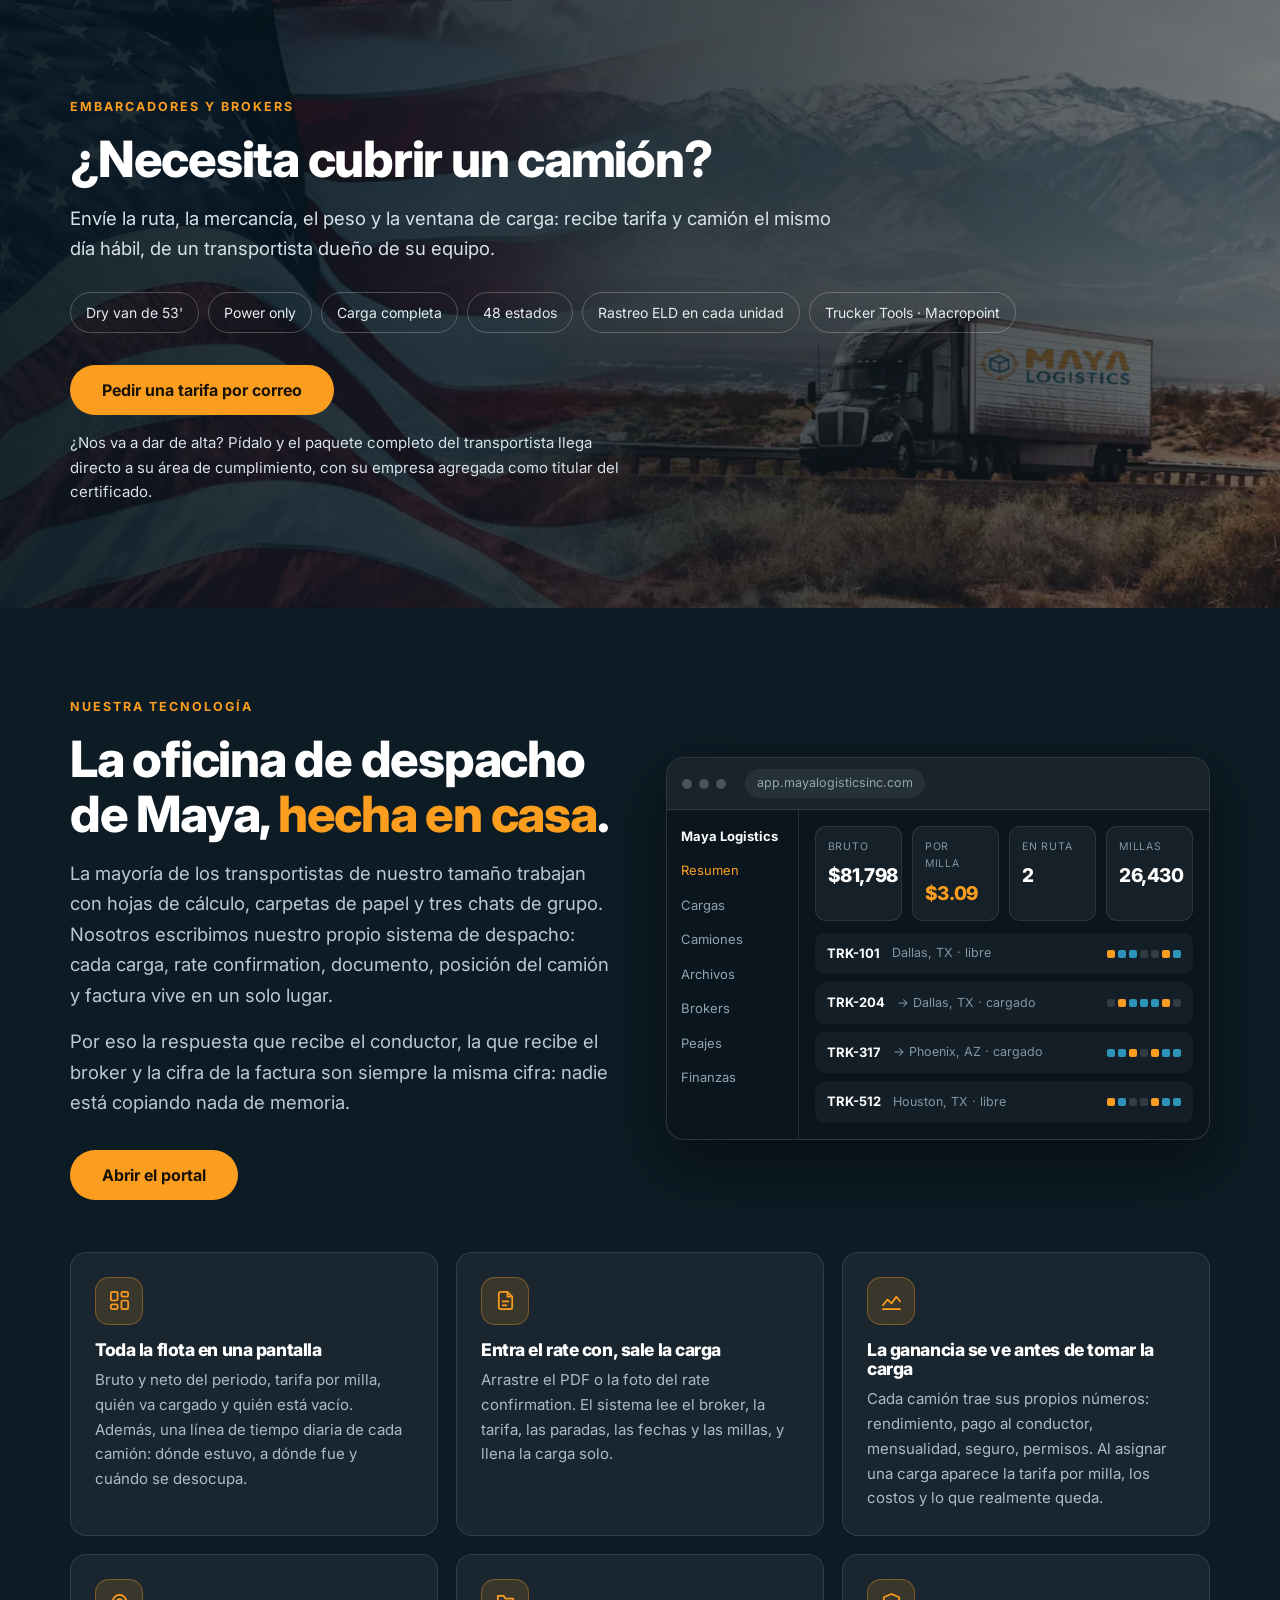
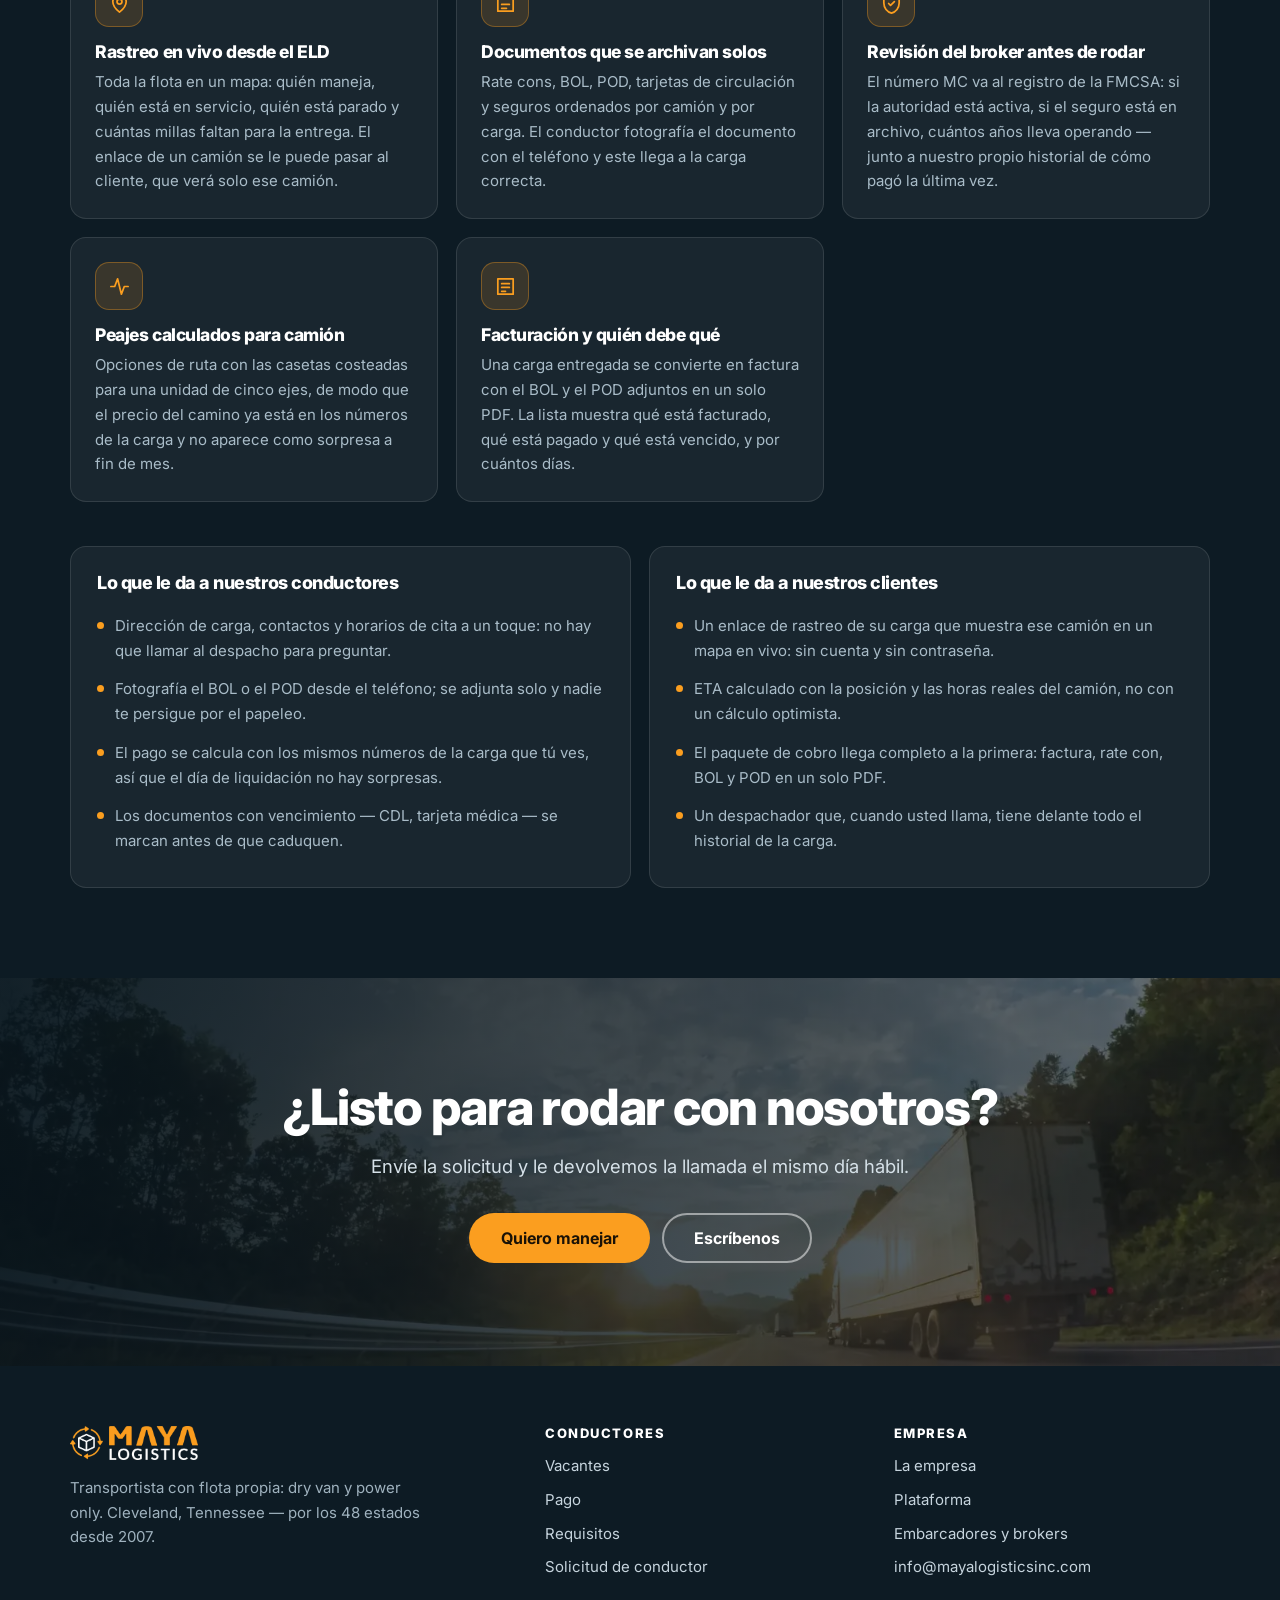
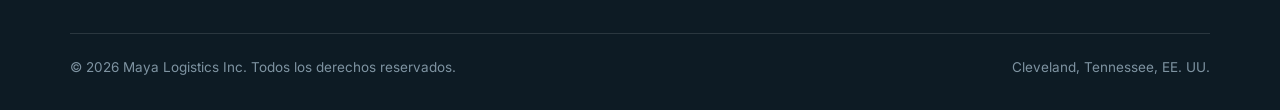
<file: es/index.html>
<!DOCTYPE html>
<html lang="es">
<head>
<meta charset="utf-8">
<meta name="viewport" content="width=device-width, initial-scale=1">
<title>Maya Logistics Inc | Empleo CDL-A | Contratamos camioneros — 48 estados</title>
<meta name="description" content="Maya Logistics Inc contrata conductores CDL Clase A y owner-operators. Pago de 70–72¢ por milla o 30–32% del bruto, camiones nuevos 2026, dry van y power only, los 48 estados, despacho en cinco idiomas.">
<meta name="theme-color" content="#086D8F">
<link rel="canonical" href="https://mayalogisticsinc.com/es/">
<link rel="alternate" hreflang="en" href="https://mayalogisticsinc.com/">
<link rel="alternate" hreflang="es" href="https://mayalogisticsinc.com/es/">
<link rel="alternate" hreflang="ru" href="https://mayalogisticsinc.com/ru/">
<link rel="alternate" hreflang="uk" href="https://mayalogisticsinc.com/uk/">
<link rel="alternate" hreflang="ro" href="https://mayalogisticsinc.com/ro/">
<link rel="alternate" hreflang="kk" href="https://mayalogisticsinc.com/kk/">
<link rel="alternate" hreflang="x-default" href="https://mayalogisticsinc.com/">
<meta property="og:type" content="website">
<meta property="og:url" content="https://mayalogisticsinc.com/es/">
<meta property="og:title" content="Maya Logistics Inc — Contratamos conductores CDL Clase A">
<meta property="og:description" content="70–72¢ por milla o 30–32% del bruto. Camiones nuevos 2026, dry van y power only, los 48 estados, despacho en cinco idiomas.">
<meta property="og:image" content="https://mayalogisticsinc.com/assets/hero-1600.webp">
<meta property="og:locale" content="es_US">
<meta name="twitter:card" content="summary_large_image">

<link rel="icon" href="/assets/favicon.ico" sizes="any">
<link rel="icon" href="/assets/favicon-32.png" type="image/png">
<link rel="apple-touch-icon" href="/assets/apple-touch-icon.png">

<link rel="preconnect" href="https://fonts.googleapis.com">
<link rel="preconnect" href="https://fonts.gstatic.com" crossorigin>
<link rel="stylesheet" href="https://fonts.googleapis.com/css2?family=Inter:wght@400;600;700;800&display=swap">
<link rel="preload" as="image" href="/assets/hero-800.webp" media="(max-width:800px)">
<link rel="preload" as="image" href="/assets/hero-1600.webp" media="(min-width:801px)">
<link rel="stylesheet" href="/assets/site.css?v=5">
</head>
<body data-mail-enc="Q0RMRWpHS1NLRkVNQ1leQ0lZQ0RJBElFRwZOQ1laS15JQmpHS1NLRkVNQ1leQ0lZQ0RJBElFRwZHS1NLRkVNQ1leQ0lZSUVYWmpNR0tDRgRJRUc=">

<header class="site-header">
  <div class="wrap header-in">
    <a class="brand" href="/es/" aria-label="Maya Logistics Inc">
      <img src="/assets/logo.png" width="760" height="202" alt="Maya Logistics Inc">
    </a>

    <button class="burger" type="button" data-nav-toggle aria-expanded="false" aria-controls="menu" aria-label="Menú">
      <span></span>
    </button>

    <nav class="nav" id="menu" aria-label="Menú">
      <ul class="nav-links">
        <li><a href="#positions">Vacantes</a></li>
        <li><a href="#pay">Pago</a></li>
        <li><a href="#requirements">Requisitos</a></li>
        <li><a href="#platform">Plataforma</a></li>
        <li><a href="#company">La empresa</a></li>
      </ul>
      <div class="nav-side">
        <details class="lang">
          <summary aria-label="Idioma">Español</summary>
          <ul>
            <li><a href="/" hreflang="en">English</a></li>
            <li><a href="/es/" hreflang="es" aria-current="true">Español</a></li>
            <li><a href="/ru/" hreflang="ru">Русский</a></li>
            <li><a href="/uk/" hreflang="uk">Українська</a></li>
            <li><a href="/ro/" hreflang="ro">Română</a></li>
            <li><a href="/kk/" hreflang="kk">Қазақша</a></li>
          </ul>
        </details>
        <a class="btn btn-o" href="#apply">Quiero manejar</a>
      </div>
    </nav>
  </div>
</header>

<main>

<!-- ================= HERO ================= -->
<section class="hero bg-hero">
  <div class="wrap hero-in">
    <p class="eyebrow">Maya Logistics Inc — transportista estadounidense</p>
    <h1>Contratamos <em>conductores CDL-A</em> y owner-operators.</h1>
    <p class="lead">Dry van y power only por los 48 estados, con autoridad propia desde 2007. Dos planes de pago a elegir, camiones nuevos 2026 y un despachador que de verdad habla tu idioma — a cualquier hora.</p>
    <div class="btns">
      <a class="btn btn-o" href="#apply">Quiero manejar</a>
      <a class="btn btn-ghost" href="#shippers">Tengo carga</a>
    </div>
    <div class="chips">
      <span class="chip">Hasta <b>70–72¢</b> por milla</span>
      <span class="chip">o <b>30–32%</b> del bruto</span>
      <span class="chip">Camiones nuevos <b>2026</b></span>
      <span class="chip"><b>48</b> estados</span>
    </div>
  </div>
</section>

<!-- ================= POSITIONS ================= -->
<section id="positions" class="positions">
  <div class="wrap">
    <p class="eyebrow">Vacantes de conductor</p>
    <h2 class="h2">Elige cómo quieres rodar.</h2>
    <p class="lead">La misma carga, el mismo despacho, los mismos 48 estados: la diferencia está en cómo manejas y en cómo cobras.</p>

    <div class="pos-grid">
      <article class="pos">
        <img src="/assets/pos-solo.webp" width="560" height="560" loading="lazy" decoding="async" alt="Tractocamión con caja seca en la carretera al atardecer">
        <h3>OTR Solo</h3>
        <p>Tú y el camión, de costa a costa. Millas constantes en dry van de 53 pies y power only, con pago por milla o por porcentaje.</p>
      </article>

      <article class="pos">
        <img src="/assets/pos-team.webp" width="560" height="560" loading="lazy" decoding="async" alt="Tractocamión con remolque al atardecer">
        <h3>OTR Team</h3>
        <p>Manejen en pareja y el camión casi no se detiene. Viajes más largos, más millas por semana y el reparto que ustedes acuerden.</p>
      </article>

      <article class="pos">
        <img src="/assets/pos-oo.webp" width="560" height="560" loading="lazy" decoding="async" alt="Tractocamión en una carretera del desierto con la bandera de Estados Unidos">
        <h3>Owner-Operator</h3>
        <p>Trae tu camión bajo nuestra autoridad o jala nuestras cajas en power only. Pago por porcentaje, sin despacho forzado.</p>
      </article>
    </div>
  </div>
</section>

<!-- ================= PAY & EQUIPMENT ================= -->
<section id="pay">
  <div class="wrap">
    <p class="eyebrow">Pago y equipo</p>
    <h2 class="h2">Lo que ganas <em>manejando con Maya</em>.</h2>
    <p class="lead">Sin letra chica: el plan de pago lo eliges antes de empezar y no cambia porque la semana haya salido floja.</p>

    <div class="perks">
      <div class="perk">
        <b>70–72¢</b>
        <h3>Por milla</h3>
        <p>Pago máximo por milla para conductores de la compañía en carga dry van y power only.</p>
      </div>
      <div class="perk">
        <b>30–32%</b>
        <h3>Del bruto</h3>
        <p>¿Prefieres porcentaje? Llévate una parte de lo que la carga paga de verdad.</p>
      </div>
      <div class="perk">
        <b>2026</b>
        <h3>Camiones nuevos</h3>
        <p>Tractocamiones nuevos que entran a la flota este año, con cajas secas de 53 pies.</p>
      </div>
      <div class="perk">
        <b>5</b>
        <h3>Idiomas en el despacho</h3>
        <p>Inglés, español, ucraniano, ruso y rumano: habla como piensas.</p>
      </div>
      <div class="perk">
        <div class="ico"><svg viewBox="0 0 24 24" aria-hidden="true"><path d="M22 16.9v3a2 2 0 0 1-2.2 2 19.8 19.8 0 0 1-8.6-3.1 19.5 19.5 0 0 1-6-6A19.8 19.8 0 0 1 2.1 4.2 2 2 0 0 1 4.1 2h3a2 2 0 0 1 2 1.7c.1 1 .4 1.9.7 2.8a2 2 0 0 1-.5 2.1L8.1 9.9a16 16 0 0 0 6 6l1.3-1.3a2 2 0 0 1 2.1-.4c.9.3 1.8.6 2.8.7a2 2 0 0 1 1.7 2z"/></svg></div>
        <h3>Tu propio despachador</h3>
        <p>Una persona que te conoce a ti y a tu camión, no una fila y un número de ticket. Disponible 24/7 para la carga en ruta.</p>
      </div>
      <div class="perk">
        <div class="ico"><svg viewBox="0 0 24 24" aria-hidden="true"><rect x="3" y="4" width="18" height="16" rx="2"/><path d="M3 10h18M8 4v3M16 4v3"/></svg></div>
        <h3>ELD, sin bitácoras de papel</h3>
        <p>Todas las unidades traen ELD. Las horas y la ubicación salen del propio camión, así que nadie discute el reloj.</p>
      </div>
      <div class="perk">
        <div class="ico"><svg viewBox="0 0 24 24" aria-hidden="true"><path d="M1 7h13v10H1zM14 10h4l3 3v4h-7z"/><circle cx="6" cy="18" r="2"/><circle cx="18" cy="18" r="2"/></svg></div>
        <h3>Dry van y power only</h3>
        <p>Cajas de 53 pies y viajes power only. Carga general, sin materiales peligrosos: no hay endosos que perseguir.</p>
      </div>
      <div class="perk">
        <div class="ico"><svg viewBox="0 0 24 24" aria-hidden="true"><circle cx="12" cy="12" r="9"/><path d="M3 12h18M12 3c2.6 2.8 2.6 15.2 0 18M12 3c-2.6 2.8-2.6 15.2 0 18"/></svg></div>
        <h3>Los 48 estados</h3>
        <p>Millas reales de costa a costa. Dinos por qué zona quieres rodar y planeamos alrededor de eso.</p>
      </div>
    </div>
  </div>
</section>

<!-- ================= REQUIREMENTS ================= -->
<section id="requirements" class="soft">
  <div class="wrap split">
    <div>
      <p class="eyebrow">Requisitos</p>
      <h2 class="h2">Lo que necesitas para empezar.</h2>
      <p class="lead">La lista es corta y la repasamos contigo en la primera llamada.</p>

      <ol class="steps">
        <li><i>1.</i><div><b>CDL Clase A</b><span>Vigente, de cualquier estado.</span></div></li>
        <li><i>2.</i><div><b>Tarjeta médica DOT</b><span>Vigente el día en que empiezas.</span></div></li>
        <li><i>3.</i><div><b>Permiso para trabajar en EE. UU.</b><span>Documentos listos para el expediente.</span></div></li>
        <li><i>4.</i><div><b>Historial de manejo aceptable</b><span>MVR y registro DOT que revisamos antes de salir a ruta.</span></div></li>
        <li><i>5.</i><div><b>Disposición para OTR</b><span>Cómodo rodando por los 48 estados y quedándote en carretera.</span></div></li>
      </ol>
    </div>

    <div class="shot">
      <picture>
        <source media="(max-width:700px)" srcset="/assets/fleet-800.webp">
        <img src="/assets/fleet-1600.webp" width="1600" height="1200" loading="lazy" decoding="async" alt="Tractocamión en una carretera entre formaciones de roca roja">
      </picture>
    </div>
  </div>
</section>

<!-- ================= APPLY ================= -->
<section id="apply">
  <div class="wrap contact-grid">
    <div>
      <p class="eyebrow">Solicitud de conductor</p>
      <h2 class="h2">Cuéntanos de ti.</h2>
      <p class="lead">Llénala y te contestamos el mismo día hábil. En el sitio no se guarda nada: el formulario solo redacta la carta por ti, lista para enviar desde Gmail o desde tu programa de correo.</p>
      <p class="lead">¿Prefieres escribir directo? <a data-mail href="#apply" data-mail-addr></a></p>
    </div>

    <form class="form-wrap" data-mail-form
          data-subject="Solicitud de conductor — Maya Logistics" data-sent-title="Tu solicitud está lista">
      <div class="fields">
        <div class="field">
          <label for="f-name">Nombre completo</label>
          <input id="f-name" name="name" data-label="Nombre completo" type="text" autocomplete="name" required>
        </div>
        <div class="field">
          <label for="f-phone">Teléfono</label>
          <input id="f-phone" name="phone" data-label="Teléfono" type="tel" autocomplete="tel" required>
        </div>
        <div class="field">
          <label for="f-email">Correo</label>
          <input id="f-email" name="email" data-label="Correo" type="email" autocomplete="email">
        </div>
        <div class="field">
          <label for="f-pos">Puesto</label>
          <select id="f-pos" name="position" data-label="Puesto">
            <option>OTR Solo</option>
            <option>OTR Team</option>
            <option>Owner-Operator</option>
          </select>
        </div>
        <div class="field">
          <label for="f-cdl">Estado del CDL</label>
          <input id="f-cdl" name="cdl" data-label="Estado del CDL" type="text">
        </div>
        <div class="field">
          <label for="f-exp">Experiencia OTR</label>
          <input id="f-exp" name="experience" data-label="Experiencia OTR" type="text" placeholder="por ejemplo, 3 años">
        </div>
        <div class="field full">
          <label for="f-msg">Algo más que debamos saber</label>
          <textarea id="f-msg" name="message" data-label="Algo más que debamos saber"></textarea>
        </div>
      </div>
      <button class="btn btn-o" type="submit" style="width:100%;margin-top:20px">Enviar solicitud</button>
      <p class="form-note">Usamos lo que nos envías únicamente para contactarte sobre manejar con Maya Logistics.</p>
    </form>
  </div>
</section>

<!-- ================= COMPANY ================= -->
<section id="company" class="soft">
  <div class="wrap split rev">
    <div class="shot">
      <picture>
        <source media="(max-width:700px)" srcset="/assets/lot-800.webp">
        <img src="/assets/lot-1600.webp" width="1600" height="1066" loading="lazy" decoding="async" alt="Tractocamiones formados en el patio de la terminal">
      </picture>
    </div>

    <div>
      <p class="eyebrow">Sobre Maya</p>
      <h2 class="h2">Transportista, no intermediario.</h2>
      <p class="lead">Maya Logistics Inc es un transportista con flota propia, con base en Cleveland, Tennessee. Tenemos autoridad interestatal propia desde 2007 y rodamos con nuestros camiones y nuestros conductores: no revendemos la carga a nadie.</p>
      <p class="lead">El despacho es nuestro y trabaja las 24 horas, así que la respuesta que recibe el conductor y la que recibe el cliente son la misma respuesta.</p>

      <div class="stats">
        <div class="stat"><b>2007</b><span>En la carretera desde</span></div>
        <div class="stat"><b>48</b><span>Estados</span></div>
        <div class="stat"><b>24/7</b><span>Despacho</span></div>
      </div>
    </div>
  </div>
</section>

<!-- ================= SHIPPERS ================= -->
<section id="shippers" class="band bg-flag">
  <div class="wrap">
    <p class="eyebrow">Embarcadores y brokers</p>
    <h2 class="h2">¿Necesita cubrir un camión?</h2>
    <p class="lead">Envíe la ruta, la mercancía, el peso y la ventana de carga: recibe tarifa y camión el mismo día hábil, de un transportista dueño de su equipo.</p>

    <div class="tags">
      <span class="tag">Dry van de 53'</span>
      <span class="tag">Power only</span>
      <span class="tag">Carga completa</span>
      <span class="tag">48 estados</span>
      <span class="tag">Rastreo ELD en cada unidad</span>
      <span class="tag">Trucker Tools · Macropoint</span>
    </div>

    <div class="btns">
      <a class="btn btn-o" href="#apply" data-mail data-mail-title="Pedir una tarifa por correo"
         data-subject="Freight quote request"
         data-body="Company:&#10;Contact name:&#10;Lane (pickup city/state - delivery city/state):&#10;Pickup date and window:&#10;Commodity and weight:&#10;Equipment (dry van or power only):&#10;">Pedir una tarifa por correo</a>
    </div>
    <p class="lead" style="font-size:15px">¿Nos va a dar de alta? Pídalo y el paquete completo del transportista llega directo a su área de cumplimiento, con su empresa agregada como titular del certificado.</p>
  </div>
</section>

<!-- ================= PLATFORM ================= -->
<section id="platform" class="app-sec">
  <div class="wrap">
    <div class="app-top">
      <div>
        <p class="eyebrow">Nuestra tecnología</p>
        <h2 class="h2">La oficina de despacho de Maya, <em>hecha en casa</em>.</h2>
        <p class="lead">La mayoría de los transportistas de nuestro tamaño trabajan con hojas de cálculo, carpetas de papel y tres chats de grupo. Nosotros escribimos nuestro propio sistema de despacho: cada carga, rate confirmation, documento, posición del camión y factura vive en un solo lugar.</p>
        <p class="lead">Por eso la respuesta que recibe el conductor, la que recibe el broker y la cifra de la factura son siempre la misma cifra: nadie está copiando nada de memoria.</p>
        <div class="btns">
          <a class="btn btn-o" href="https://app.mayalogisticsinc.com/login" target="_blank" rel="noopener">Abrir el portal</a>
        </div>
      </div>

      <!-- illustration of the Overview screen, drawn in HTML -->
      <div class="win" aria-hidden="true">
        <div class="win-bar"><i></i><i></i><i></i><span>app.mayalogisticsinc.com</span></div>
        <div class="win-body">
          <div class="win-side">
            <b>Maya Logistics</b>
            <u>Resumen</u>
            <span>Cargas</span>
            <span>Camiones</span>
            <span>Archivos</span>
            <span>Brokers</span>
            <span>Peajes</span>
            <span>Finanzas</span>
          </div>
          <div class="win-main">
            <div class="kpis">
              <div class="kpi"><small>Bruto</small><b>$81,798</b></div>
              <div class="kpi up"><small>Por milla</small><b>$3.09</b></div>
              <div class="kpi"><small>En ruta</small><b>2</b></div>
              <div class="kpi"><small>Millas</small><b>26,430</b></div>
            </div>
            <div class="rows">
              <div class="wrow"><b>TRK-101</b><em>Dallas, TX · libre</em>
                <span class="dots"><i class="a"></i><i class="b"></i><i class="b"></i><i></i><i></i><i class="a"></i><i class="b"></i></span></div>
              <div class="wrow"><b>TRK-204</b><em>→ Dallas, TX · cargado</em>
                <span class="dots"><i></i><i class="a"></i><i class="b"></i><i class="b"></i><i class="b"></i><i class="a"></i><i></i></span></div>
              <div class="wrow"><b>TRK-317</b><em>→ Phoenix, AZ · cargado</em>
                <span class="dots"><i class="b"></i><i class="b"></i><i class="a"></i><i></i><i class="a"></i><i class="b"></i><i class="b"></i></span></div>
              <div class="wrow"><b>TRK-512</b><em>Houston, TX · libre</em>
                <span class="dots"><i class="a"></i><i class="b"></i><i></i><i></i><i class="a"></i><i class="b"></i><i class="b"></i></span></div>
            </div>
          </div>
        </div>
      </div>
    </div>

    <div class="fcards">
      <article class="fcard">
        <div class="ico"><svg viewBox="0 0 24 24" aria-hidden="true"><rect x="3" y="3" width="7" height="9" rx="1.5"/><rect x="14" y="3" width="7" height="5" rx="1.5"/><rect x="3" y="16" width="7" height="5" rx="1.5"/><rect x="14" y="12" width="7" height="9" rx="1.5"/></svg></div>
        <h3>Toda la flota en una pantalla</h3>
        <p>Bruto y neto del periodo, tarifa por milla, quién va cargado y quién está vacío. Además, una línea de tiempo diaria de cada camión: dónde estuvo, a dónde fue y cuándo se desocupa.</p>
      </article>

      <article class="fcard">
        <div class="ico"><svg viewBox="0 0 24 24" aria-hidden="true"><path d="M14 3H7a2 2 0 0 0-2 2v14a2 2 0 0 0 2 2h10a2 2 0 0 0 2-2V8z"/><path d="M14 3v5h5M9 13h6M9 17h4"/></svg></div>
        <h3>Entra el rate con, sale la carga</h3>
        <p>Arrastre el PDF o la foto del rate confirmation. El sistema lee el broker, la tarifa, las paradas, las fechas y las millas, y llena la carga solo.</p>
      </article>

      <article class="fcard">
        <div class="ico"><svg viewBox="0 0 24 24" aria-hidden="true"><path d="M3 17l5-6 4 4 5-7 4 5"/><path d="M3 21h18"/></svg></div>
        <h3>La ganancia se ve antes de tomar la carga</h3>
        <p>Cada camión trae sus propios números: rendimiento, pago al conductor, mensualidad, seguro, permisos. Al asignar una carga aparece la tarifa por milla, los costos y lo que realmente queda.</p>
      </article>

      <article class="fcard">
        <div class="ico"><svg viewBox="0 0 24 24" aria-hidden="true"><path d="M12 21s7-5.2 7-11a7 7 0 1 0-14 0c0 5.8 7 11 7 11z"/><circle cx="12" cy="10" r="2.6"/></svg></div>
        <h3>Rastreo en vivo desde el ELD</h3>
        <p>Toda la flota en un mapa: quién maneja, quién está en servicio, quién está parado y cuántas millas faltan para la entrega. El enlace de un camión se le puede pasar al cliente, que verá solo ese camión.</p>
      </article>

      <article class="fcard">
        <div class="ico"><svg viewBox="0 0 24 24" aria-hidden="true"><path d="M4 4h6l2 3h8v13H4z"/><path d="M8 13h8M8 17h5"/></svg></div>
        <h3>Documentos que se archivan solos</h3>
        <p>Rate cons, BOL, POD, tarjetas de circulación y seguros ordenados por camión y por carga. El conductor fotografía el documento con el teléfono y este llega a la carga correcta.</p>
      </article>

      <article class="fcard">
        <div class="ico"><svg viewBox="0 0 24 24" aria-hidden="true"><path d="M12 2 4 5.5v6c0 5 3.4 9.3 8 10.5 4.6-1.2 8-5.5 8-10.5v-6z"/><path d="M9 12l2 2 4-4"/></svg></div>
        <h3>Revisión del broker antes de rodar</h3>
        <p>El número MC va al registro de la FMCSA: si la autoridad está activa, si el seguro está en archivo, cuántos años lleva operando — junto a nuestro propio historial de cómo pagó la última vez.</p>
      </article>

      <article class="fcard">
        <div class="ico"><svg viewBox="0 0 24 24" aria-hidden="true"><path d="M3 12h4l3-8 4 16 3-8h4"/></svg></div>
        <h3>Peajes calculados para camión</h3>
        <p>Opciones de ruta con las casetas costeadas para una unidad de cinco ejes, de modo que el precio del camino ya está en los números de la carga y no aparece como sorpresa a fin de mes.</p>
      </article>

      <article class="fcard">
        <div class="ico"><svg viewBox="0 0 24 24" aria-hidden="true"><path d="M4 4h16v16H4z"/><path d="M8 9h8M8 13h8M8 17h4"/></svg></div>
        <h3>Facturación y quién debe qué</h3>
        <p>Una carga entregada se convierte en factura con el BOL y el POD adjuntos en un solo PDF. La lista muestra qué está facturado, qué está pagado y qué está vencido, y por cuántos días.</p>
      </article>
    </div>

    <div class="who">
      <div>
        <h3>Lo que le da a nuestros conductores</h3>
        <ul>
          <li>Dirección de carga, contactos y horarios de cita a un toque: no hay que llamar al despacho para preguntar.</li>
          <li>Fotografía el BOL o el POD desde el teléfono; se adjunta solo y nadie te persigue por el papeleo.</li>
          <li>El pago se calcula con los mismos números de la carga que tú ves, así que el día de liquidación no hay sorpresas.</li>
          <li>Los documentos con vencimiento — CDL, tarjeta médica — se marcan antes de que caduquen.</li>
        </ul>
      </div>
      <div>
        <h3>Lo que le da a nuestros clientes</h3>
        <ul>
          <li>Un enlace de rastreo de su carga que muestra ese camión en un mapa en vivo: sin cuenta y sin contraseña.</li>
          <li>ETA calculado con la posición y las horas reales del camión, no con un cálculo optimista.</li>
          <li>El paquete de cobro llega completo a la primera: factura, rate con, BOL y POD en un solo PDF.</li>
          <li>Un despachador que, cuando usted llama, tiene delante todo el historial de la carga.</li>
        </ul>
      </div>
    </div>
  </div>
</section>

<!-- ================= CTA ================= -->
<section class="band bg-road">
  <div class="wrap center">
    <h2 class="h2">¿Listo para rodar con nosotros?</h2>
    <p class="lead">Envíe la solicitud y le devolvemos la llamada el mismo día hábil.</p>
    <div class="btns" style="justify-content:center">
      <a class="btn btn-o" href="#apply">Quiero manejar</a>
      <a class="btn btn-ghost" data-mail data-mail-title="Escríbenos" href="#apply">Escríbenos</a>
    </div>
  </div>
</section>

</main>

<footer class="site-footer">
  <div class="wrap">
    <div class="fgrid">
      <div>
        <img src="/assets/logo-light.png" width="760" height="202" alt="Maya Logistics Inc" loading="lazy">
        <p>Transportista con flota propia: dry van y power only. Cleveland, Tennessee — por los 48 estados desde 2007.</p>
      </div>
      <div>
        <h4>Conductores</h4>
        <ul>
          <li><a href="#positions">Vacantes</a></li>
          <li><a href="#pay">Pago</a></li>
          <li><a href="#requirements">Requisitos</a></li>
          <li><a href="#apply">Solicitud de conductor</a></li>
        </ul>
      </div>
      <div>
        <h4>Empresa</h4>
        <ul>
          <li><a href="#company">La empresa</a></li>
          <li><a href="#platform">Plataforma</a></li>
          <li><a href="#shippers">Embarcadores y brokers</a></li>
          <li><a data-mail href="#apply" data-mail-addr></a></li>
        </ul>
      </div>
    </div>
    <div class="legal">
      <span>© 2026 Maya Logistics Inc. Todos los derechos reservados.</span>
      <span>Cleveland, Tennessee, EE. UU.</span>
    </div>
  </div>
</footer>

<div class="fab">
  <a class="fab-o" href="#apply" title="Quiero manejar" aria-label="Quiero manejar">
    <svg viewBox="0 0 24 24" aria-hidden="true"><path d="M16 21v-2a4 4 0 0 0-4-4H6a4 4 0 0 0-4 4v2"/><circle cx="9" cy="7" r="4"/><path d="M19 8v6M22 11h-6"/></svg>
  </a>
  <a class="fab-w" href="#apply" data-mail data-mail-title="Escríbenos" title="Escríbenos" aria-label="Escríbenos">
    <svg viewBox="0 0 24 24" aria-hidden="true"><path d="M3 6h18v12H3z"/><path d="m3 7 9 6 9-6"/></svg>
  </a>
</div>

<dialog class="mbox" id="mailbox" aria-labelledby="mbox-title">
  <div class="mbox-in">
    <div class="mbox-x"><form method="dialog"><button type="submit" aria-label="Cerrar">&times;</button></form></div>
    <h3 id="mbox-title" data-mbox-title>Escríbenos</h3>
    <p class="mbox-sub" data-mbox-sub hidden></p>

    <div class="mbox-addr">
      <span data-mbox-addr></span>
      <button class="mbox-copy" type="button" data-mbox-copy-addr data-done="Copiado">Copiar</button>
    </div>

    <textarea data-mbox-body readonly hidden aria-label="Texto del mensaje"></textarea>

    <div class="mbox-btns">
      <a class="btn btn-o" data-mbox-gmail href="https://mail.google.com/" target="_blank" rel="noopener">Abrir en Gmail</a>
      <a class="btn btn-line" data-mbox-mailto href="#apply">Programa de correo</a>
      <button class="btn btn-line" type="button" data-mbox-copy-body data-done="Copiado" hidden>Copiar el mensaje</button>
    </div>

    <p class="mbox-warn" data-mbox-fallback hidden>No se abrió ningún programa de correo. El mensaje ya está copiado: péguelo en su correo o use «Abrir en Gmail».</p>
    <p class="mbox-note" data-mbox-note hidden>Copiado al portapapeles.</p>

  </div>
</dialog>

<script src="/assets/site.js?v=5" defer></script>
</body>
</html>
</file>
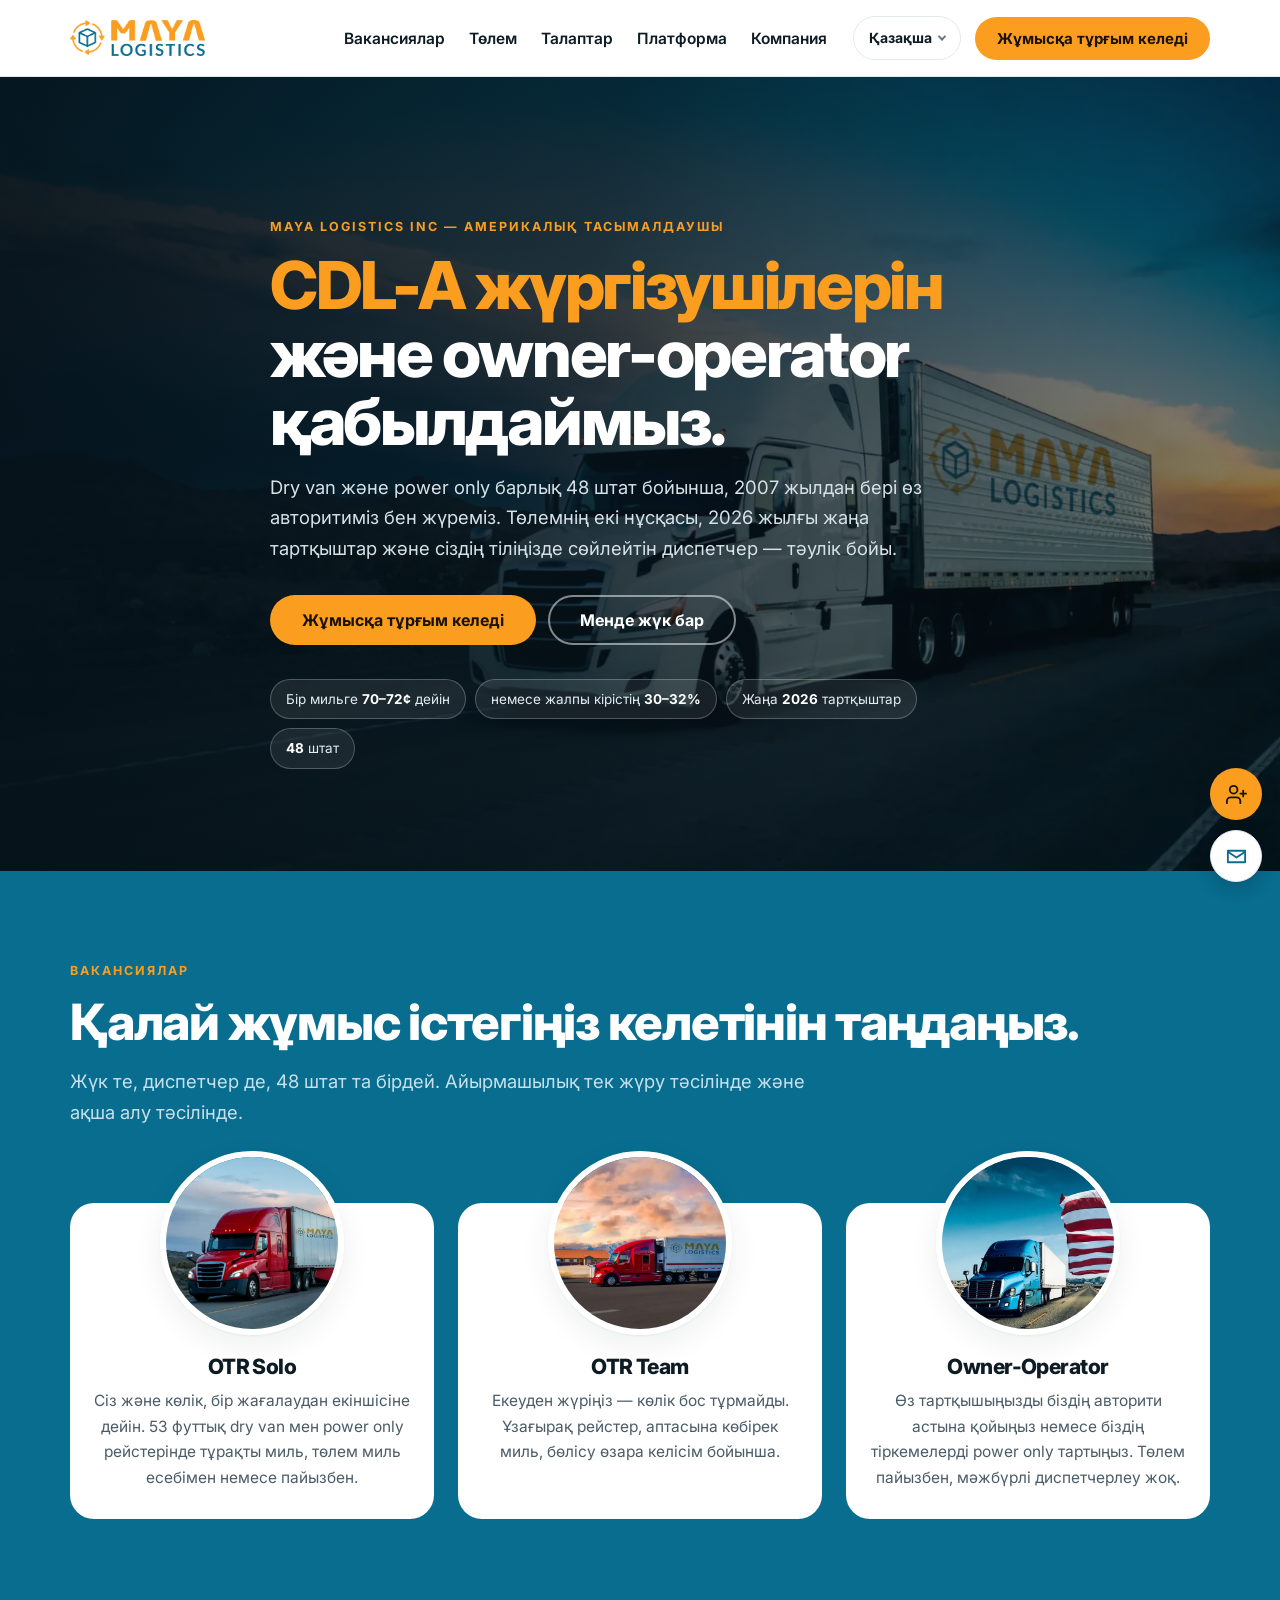
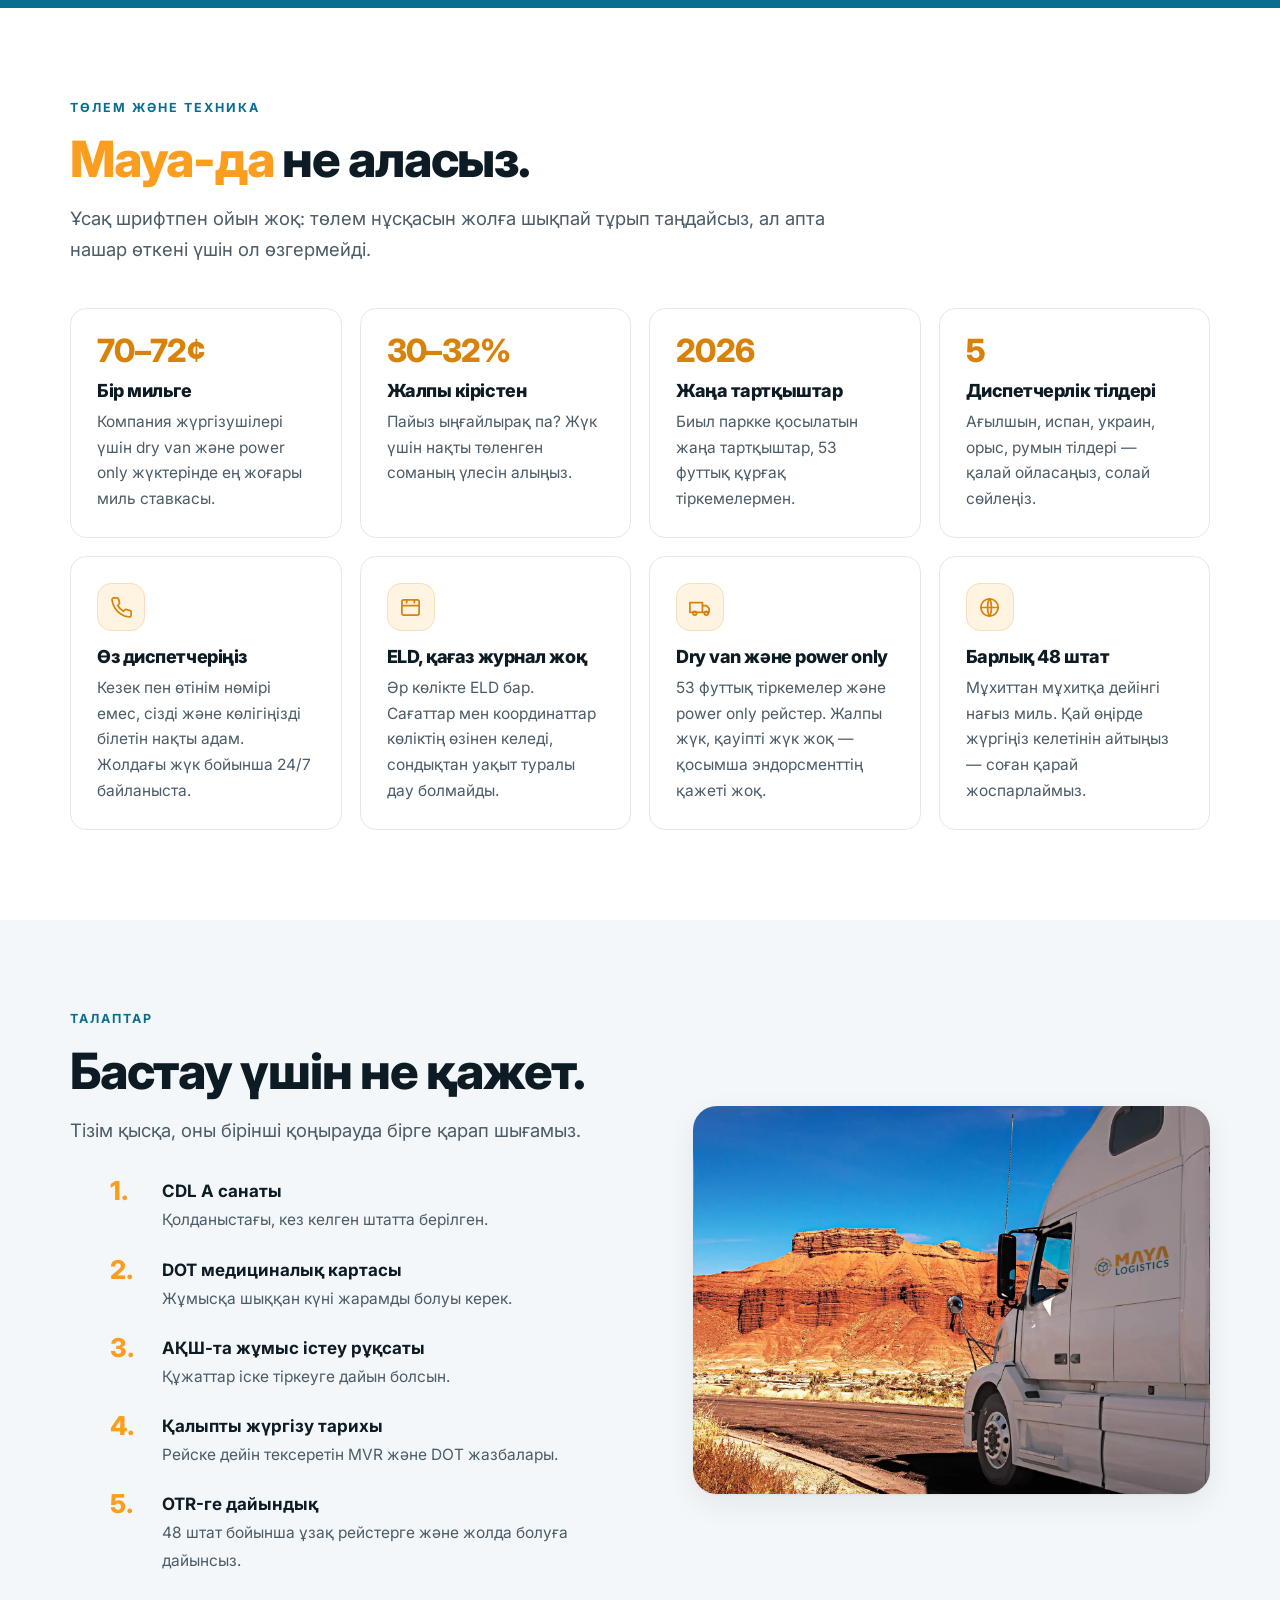
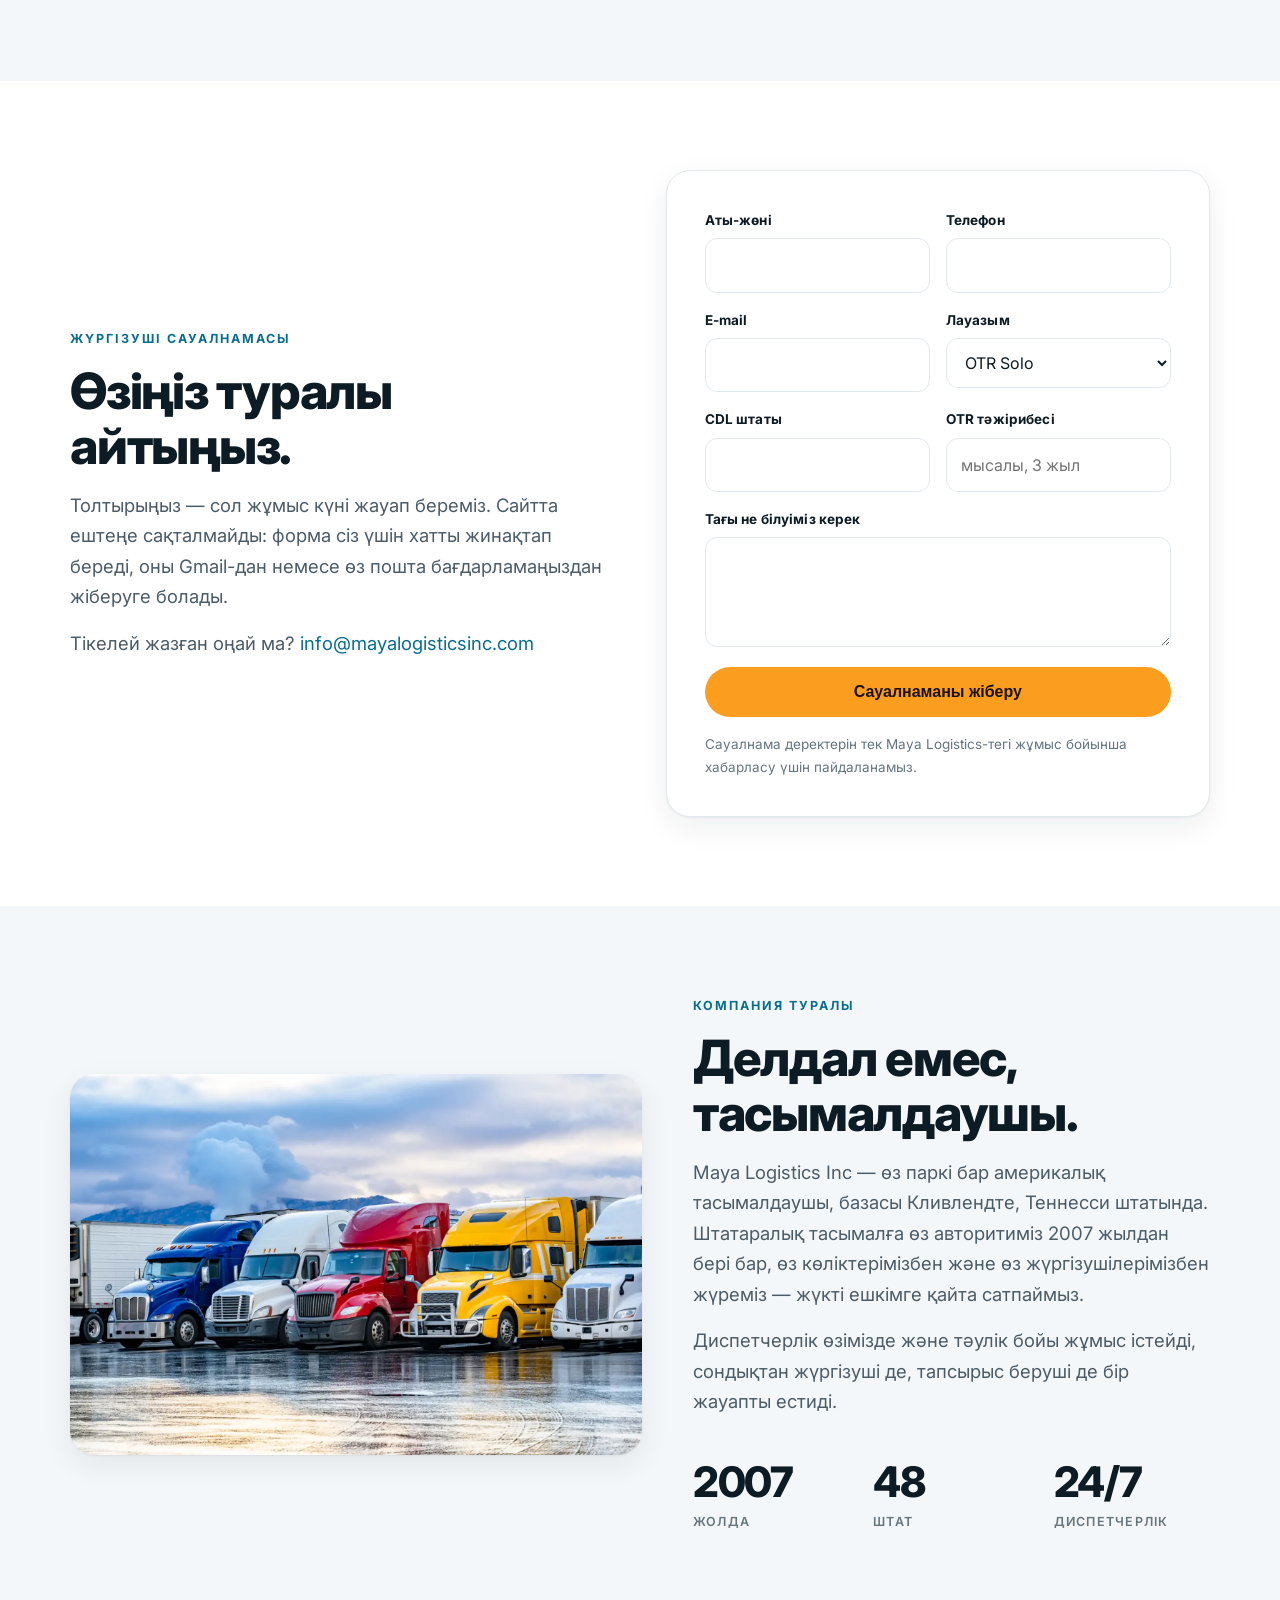
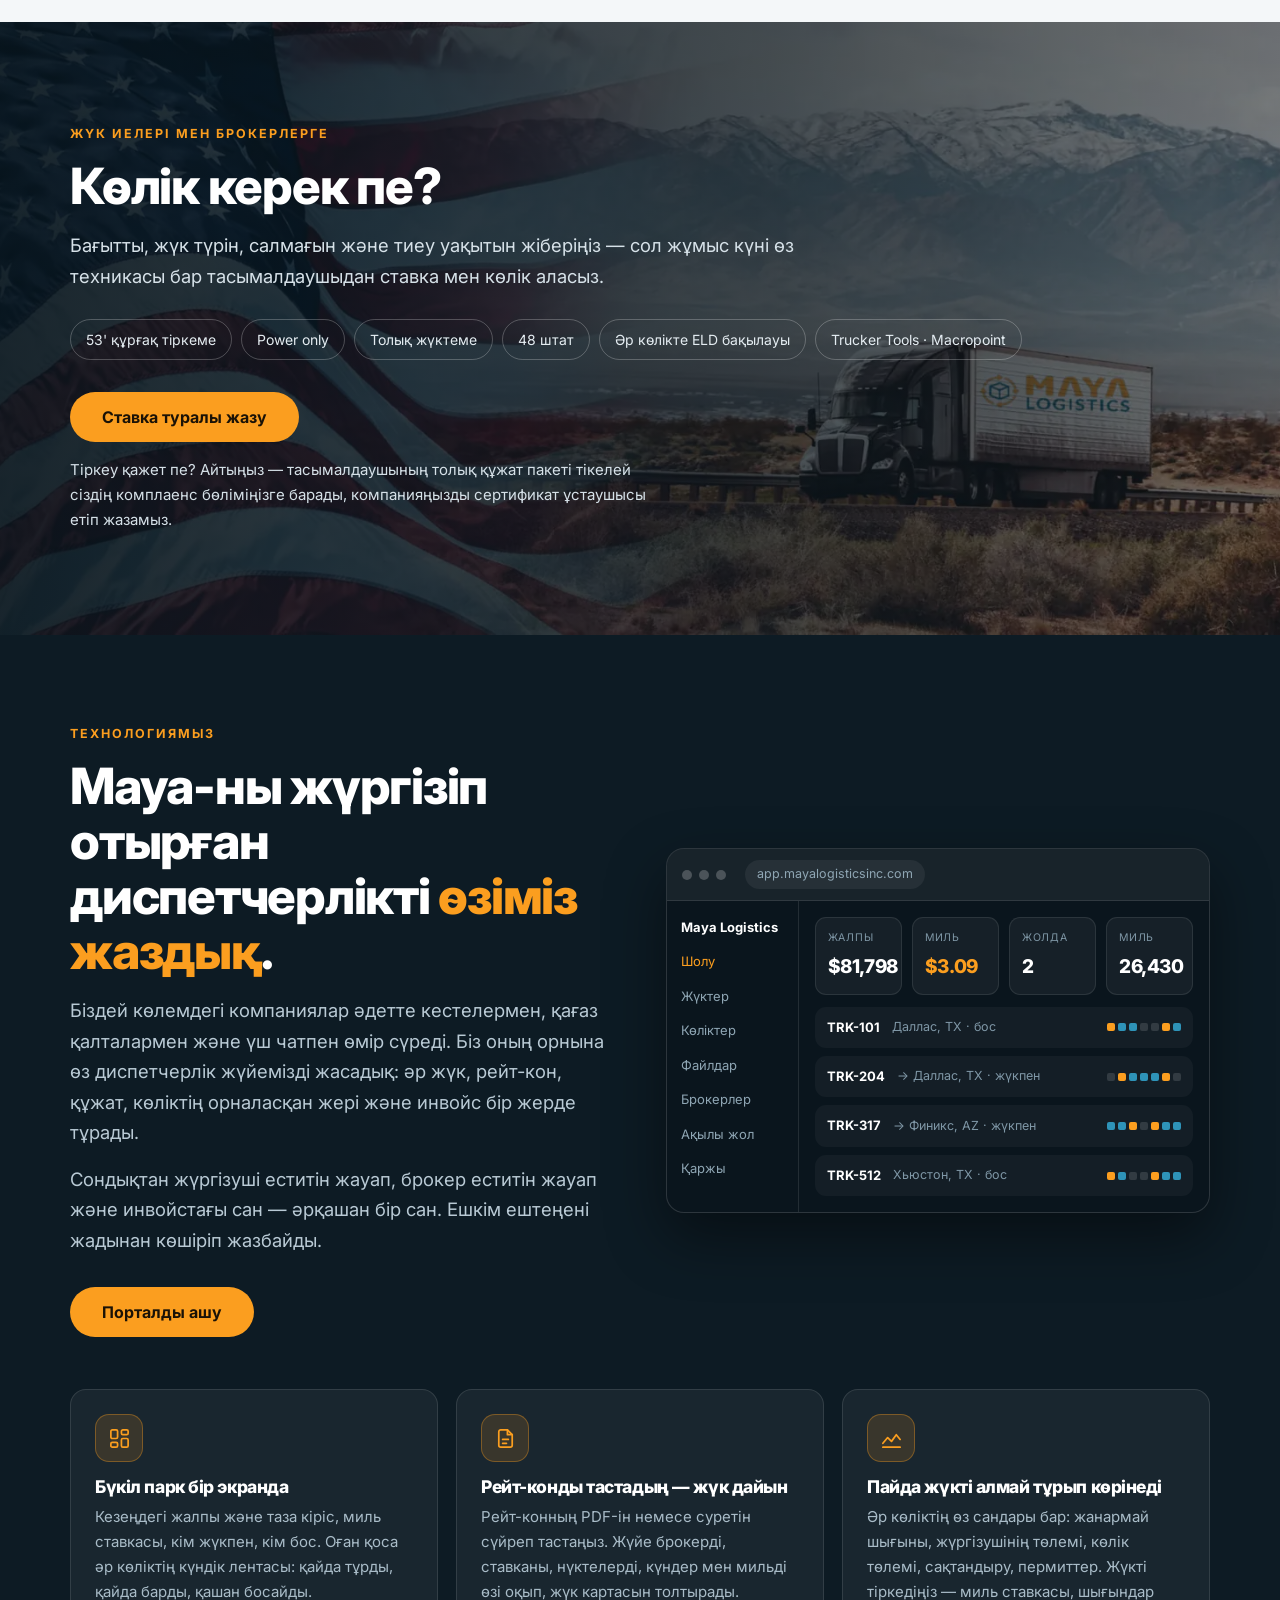
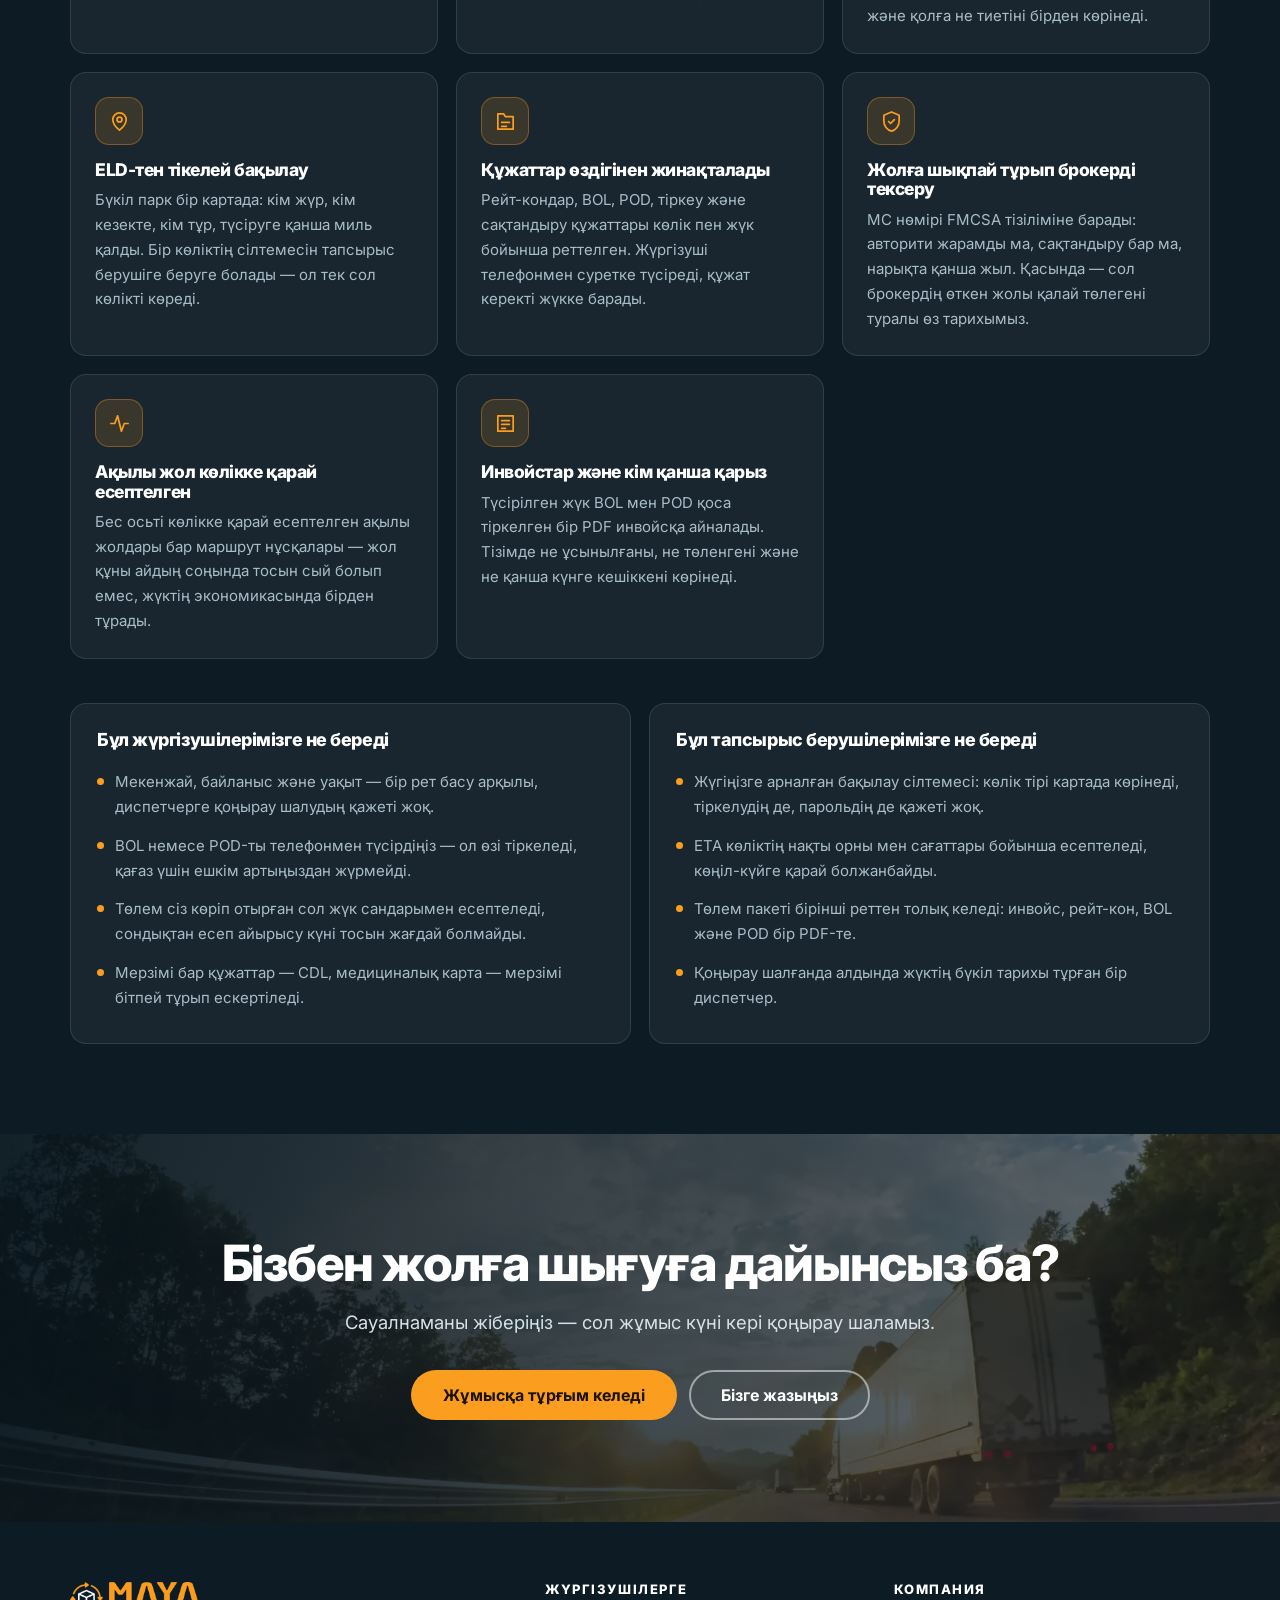
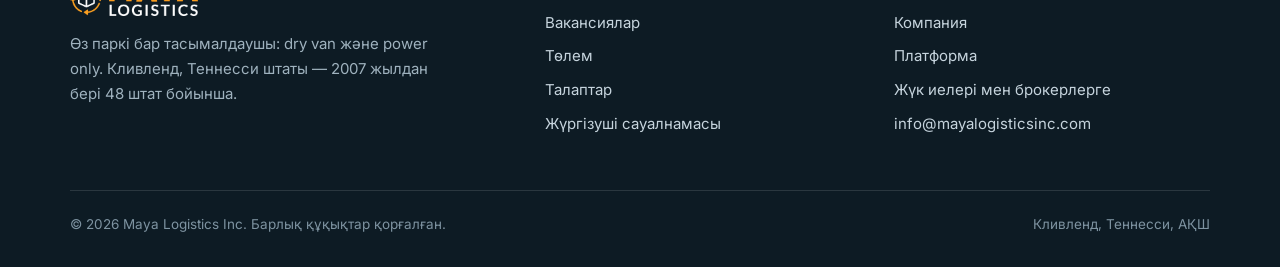
<file: kk/index.html>
<!DOCTYPE html>
<html lang="kk">
<head>
<meta charset="utf-8">
<meta name="viewport" content="width=device-width, initial-scale=1">
<title>Maya Logistics Inc — 48 штат бойынша CDL A санатты жүргізушілерге жұмыс</title>
<meta name="description" content="Maya Logistics Inc CDL A санатты жүргізушілер мен owner-operator қабылдайды. Бір мильге 70–72¢ немесе жалпы кірістің 30–32%, 2026 жылғы жаңа тартқыштар, dry van және power only, барлық 48 штат.">
<meta name="theme-color" content="#086D8F">
<link rel="canonical" href="https://mayalogisticsinc.com/kk/">
<link rel="alternate" hreflang="en" href="https://mayalogisticsinc.com/">
<link rel="alternate" hreflang="es" href="https://mayalogisticsinc.com/es/">
<link rel="alternate" hreflang="ru" href="https://mayalogisticsinc.com/ru/">
<link rel="alternate" hreflang="uk" href="https://mayalogisticsinc.com/uk/">
<link rel="alternate" hreflang="ro" href="https://mayalogisticsinc.com/ro/">
<link rel="alternate" hreflang="kk" href="https://mayalogisticsinc.com/kk/">
<link rel="alternate" hreflang="x-default" href="https://mayalogisticsinc.com/">
<meta property="og:type" content="website">
<meta property="og:url" content="https://mayalogisticsinc.com/kk/">
<meta property="og:title" content="Maya Logistics Inc — CDL A санатты жүргізушілер қабылдаймыз">
<meta property="og:description" content="Бір мильге 70–72¢ немесе жалпы кірістің 30–32%. 2026 жылғы жаңа тартқыштар, dry van және power only, 48 штат.">
<meta property="og:image" content="https://mayalogisticsinc.com/assets/hero-1600.webp">
<meta property="og:locale" content="kk_KZ">
<meta name="twitter:card" content="summary_large_image">

<link rel="icon" href="/assets/favicon.ico" sizes="any">
<link rel="icon" href="/assets/favicon-32.png" type="image/png">
<link rel="apple-touch-icon" href="/assets/apple-touch-icon.png">

<link rel="preconnect" href="https://fonts.googleapis.com">
<link rel="preconnect" href="https://fonts.gstatic.com" crossorigin>
<link rel="stylesheet" href="https://fonts.googleapis.com/css2?family=Inter:wght@400;600;700;800&display=swap">
<link rel="preload" as="image" href="/assets/hero-800.webp" media="(max-width:800px)">
<link rel="preload" as="image" href="/assets/hero-1600.webp" media="(min-width:801px)">
<link rel="stylesheet" href="/assets/site.css?v=5">
</head>
<body data-mail-enc="Q0RMRWpHS1NLRkVNQ1leQ0lZQ0RJBElFRwZOQ1laS15JQmpHS1NLRkVNQ1leQ0lZQ0RJBElFRwZHS1NLRkVNQ1leQ0lZSUVYWmpNR0tDRgRJRUc=">

<header class="site-header">
  <div class="wrap header-in">
    <a class="brand" href="/kk/" aria-label="Maya Logistics Inc">
      <img src="/assets/logo.png" width="760" height="202" alt="Maya Logistics Inc">
    </a>

    <button class="burger" type="button" data-nav-toggle aria-expanded="false" aria-controls="menu" aria-label="Мәзір">
      <span></span>
    </button>

    <nav class="nav" id="menu" aria-label="Мәзір">
      <ul class="nav-links">
        <li><a href="#positions">Вакансиялар</a></li>
        <li><a href="#pay">Төлем</a></li>
        <li><a href="#requirements">Талаптар</a></li>
        <li><a href="#platform">Платформа</a></li>
        <li><a href="#company">Компания</a></li>
      </ul>
      <div class="nav-side">
        <details class="lang">
          <summary aria-label="Тіл">Қазақша</summary>
          <ul>
            <li><a href="/" hreflang="en">English</a></li>
            <li><a href="/es/" hreflang="es">Español</a></li>
            <li><a href="/ru/" hreflang="ru">Русский</a></li>
            <li><a href="/uk/" hreflang="uk">Українська</a></li>
            <li><a href="/ro/" hreflang="ro">Română</a></li>
            <li><a href="/kk/" hreflang="kk" aria-current="true">Қазақша</a></li>
          </ul>
        </details>
        <a class="btn btn-o" href="#apply">Жұмысқа тұрғым келеді</a>
      </div>
    </nav>
  </div>
</header>

<main>

<!-- ================= HERO ================= -->
<section class="hero bg-hero">
  <div class="wrap hero-in">
    <p class="eyebrow">Maya Logistics Inc — америкалық тасымалдаушы</p>
    <h1><em>CDL-A жүргізушілерін</em> және owner-operator қабылдаймыз.</h1>
    <p class="lead">Dry van және power only барлық 48 штат бойынша, 2007 жылдан бері өз авторитиміз бен жүреміз. Төлемнің екі нұсқасы, 2026 жылғы жаңа тартқыштар және сіздің тіліңізде сөйлейтін диспетчер — тәулік бойы.</p>
    <div class="btns">
      <a class="btn btn-o" href="#apply">Жұмысқа тұрғым келеді</a>
      <a class="btn btn-ghost" href="#shippers">Менде жүк бар</a>
    </div>
    <div class="chips">
      <span class="chip">Бір мильге <b>70–72¢</b> дейін</span>
      <span class="chip">немесе жалпы кірістің <b>30–32%</b></span>
      <span class="chip">Жаңа <b>2026</b> тартқыштар</span>
      <span class="chip"><b>48</b> штат</span>
    </div>
  </div>
</section>

<!-- ================= POSITIONS ================= -->
<section id="positions" class="positions">
  <div class="wrap">
    <p class="eyebrow">Вакансиялар</p>
    <h2 class="h2">Қалай жұмыс істегіңіз келетінін таңдаңыз.</h2>
    <p class="lead">Жүк те, диспетчер де, 48 штат та бірдей. Айырмашылық тек жүру тәсілінде және ақша алу тәсілінде.</p>

    <div class="pos-grid">
      <article class="pos">
        <img src="/assets/pos-solo.webp" width="560" height="560" loading="lazy" decoding="async" alt="Кешкі тас жолдағы құрғақ тіркемелі тартқыш">
        <h3>OTR Solo</h3>
        <p>Сіз және көлік, бір жағалаудан екіншісіне дейін. 53 футтық dry van мен power only рейстерінде тұрақты миль, төлем миль есебімен немесе пайызбен.</p>
      </article>

      <article class="pos">
        <img src="/assets/pos-team.webp" width="560" height="560" loading="lazy" decoding="async" alt="Күн батарда тұрған тіркемелі тартқыш">
        <h3>OTR Team</h3>
        <p>Екеуден жүріңіз — көлік бос тұрмайды. Ұзағырақ рейстер, аптасына көбірек миль, бөлісу өзара келісім бойынша.</p>
      </article>

      <article class="pos">
        <img src="/assets/pos-oo.webp" width="560" height="560" loading="lazy" decoding="async" alt="Шөл даладағы тас жолда келе жатқан тартқыш және АҚШ туы">
        <h3>Owner-Operator</h3>
        <p>Өз тартқышыңызды біздің авторити астына қойыңыз немесе біздің тіркемелерді power only тартыңыз. Төлем пайызбен, мәжбүрлі диспетчерлеу жоқ.</p>
      </article>
    </div>
  </div>
</section>

<!-- ================= PAY & EQUIPMENT ================= -->
<section id="pay">
  <div class="wrap">
    <p class="eyebrow">Төлем және техника</p>
    <h2 class="h2"><em>Maya-да</em> не аласыз.</h2>
    <p class="lead">Ұсақ шрифтпен ойын жоқ: төлем нұсқасын жолға шықпай тұрып таңдайсыз, ал апта нашар өткені үшін ол өзгермейді.</p>

    <div class="perks">
      <div class="perk">
        <b>70–72¢</b>
        <h3>Бір мильге</h3>
        <p>Компания жүргізушілері үшін dry van және power only жүктерінде ең жоғары миль ставкасы.</p>
      </div>
      <div class="perk">
        <b>30–32%</b>
        <h3>Жалпы кірістен</h3>
        <p>Пайыз ыңғайлырақ па? Жүк үшін нақты төленген соманың үлесін алыңыз.</p>
      </div>
      <div class="perk">
        <b>2026</b>
        <h3>Жаңа тартқыштар</h3>
        <p>Биыл паркке қосылатын жаңа тартқыштар, 53 футтық құрғақ тіркемелермен.</p>
      </div>
      <div class="perk">
        <b>5</b>
        <h3>Диспетчерлік тілдері</h3>
        <p>Ағылшын, испан, украин, орыс, румын тілдері — қалай ойласаңыз, солай сөйлеңіз.</p>
      </div>
      <div class="perk">
        <div class="ico"><svg viewBox="0 0 24 24" aria-hidden="true"><path d="M22 16.9v3a2 2 0 0 1-2.2 2 19.8 19.8 0 0 1-8.6-3.1 19.5 19.5 0 0 1-6-6A19.8 19.8 0 0 1 2.1 4.2 2 2 0 0 1 4.1 2h3a2 2 0 0 1 2 1.7c.1 1 .4 1.9.7 2.8a2 2 0 0 1-.5 2.1L8.1 9.9a16 16 0 0 0 6 6l1.3-1.3a2 2 0 0 1 2.1-.4c.9.3 1.8.6 2.8.7a2 2 0 0 1 1.7 2z"/></svg></div>
        <h3>Өз диспетчеріңіз</h3>
        <p>Кезек пен өтінім нөмірі емес, сізді және көлігіңізді білетін нақты адам. Жолдағы жүк бойынша 24/7 байланыста.</p>
      </div>
      <div class="perk">
        <div class="ico"><svg viewBox="0 0 24 24" aria-hidden="true"><rect x="3" y="4" width="18" height="16" rx="2"/><path d="M3 10h18M8 4v3M16 4v3"/></svg></div>
        <h3>ELD, қағаз журнал жоқ</h3>
        <p>Әр көлікте ELD бар. Сағаттар мен координаттар көліктің өзінен келеді, сондықтан уақыт туралы дау болмайды.</p>
      </div>
      <div class="perk">
        <div class="ico"><svg viewBox="0 0 24 24" aria-hidden="true"><path d="M1 7h13v10H1zM14 10h4l3 3v4h-7z"/><circle cx="6" cy="18" r="2"/><circle cx="18" cy="18" r="2"/></svg></div>
        <h3>Dry van және power only</h3>
        <p>53 футтық тіркемелер және power only рейстер. Жалпы жүк, қауіпті жүк жоқ — қосымша эндорсменттің қажеті жоқ.</p>
      </div>
      <div class="perk">
        <div class="ico"><svg viewBox="0 0 24 24" aria-hidden="true"><circle cx="12" cy="12" r="9"/><path d="M3 12h18M12 3c2.6 2.8 2.6 15.2 0 18M12 3c-2.6 2.8-2.6 15.2 0 18"/></svg></div>
        <h3>Барлық 48 штат</h3>
        <p>Мұхиттан мұхитқа дейінгі нағыз миль. Қай өңірде жүргіңіз келетінін айтыңыз — соған қарай жоспарлаймыз.</p>
      </div>
    </div>
  </div>
</section>

<!-- ================= REQUIREMENTS ================= -->
<section id="requirements" class="soft">
  <div class="wrap split">
    <div>
      <p class="eyebrow">Талаптар</p>
      <h2 class="h2">Бастау үшін не қажет.</h2>
      <p class="lead">Тізім қысқа, оны бірінші қоңырауда бірге қарап шығамыз.</p>

      <ol class="steps">
        <li><i>1.</i><div><b>CDL A санаты</b><span>Қолданыстағы, кез келген штатта берілген.</span></div></li>
        <li><i>2.</i><div><b>DOT медициналық картасы</b><span>Жұмысқа шыққан күні жарамды болуы керек.</span></div></li>
        <li><i>3.</i><div><b>АҚШ-та жұмыс істеу рұқсаты</b><span>Құжаттар іске тіркеуге дайын болсын.</span></div></li>
        <li><i>4.</i><div><b>Қалыпты жүргізу тарихы</b><span>Рейске дейін тексеретін MVR және DOT жазбалары.</span></div></li>
        <li><i>5.</i><div><b>OTR-ге дайындық</b><span>48 штат бойынша ұзақ рейстерге және жолда болуға дайынсыз.</span></div></li>
      </ol>
    </div>

    <div class="shot">
      <picture>
        <source media="(max-width:700px)" srcset="/assets/fleet-800.webp">
        <img src="/assets/fleet-1600.webp" width="1600" height="1200" loading="lazy" decoding="async" alt="Қызыл жартастар арасындағы тас жолдағы тартқыш">
      </picture>
    </div>
  </div>
</section>

<!-- ================= APPLY ================= -->
<section id="apply">
  <div class="wrap contact-grid">
    <div>
      <p class="eyebrow">Жүргізуші сауалнамасы</p>
      <h2 class="h2">Өзіңіз туралы айтыңыз.</h2>
      <p class="lead">Толтырыңыз — сол жұмыс күні жауап береміз. Сайтта ештеңе сақталмайды: форма сіз үшін хатты жинақтап береді, оны Gmail-дан немесе өз пошта бағдарламаңыздан жіберуге болады.</p>
      <p class="lead">Тікелей жазған оңай ма? <a data-mail href="#apply" data-mail-addr></a></p>
    </div>

    <form class="form-wrap" data-mail-form
          data-subject="Жүргізуші сауалнамасы — Maya Logistics" data-sent-title="Сауалнама дайын">
      <div class="fields">
        <div class="field">
          <label for="f-name">Аты-жөні</label>
          <input id="f-name" name="name" data-label="Аты-жөні" type="text" autocomplete="name" required>
        </div>
        <div class="field">
          <label for="f-phone">Телефон</label>
          <input id="f-phone" name="phone" data-label="Телефон" type="tel" autocomplete="tel" required>
        </div>
        <div class="field">
          <label for="f-email">E-mail</label>
          <input id="f-email" name="email" data-label="E-mail" type="email" autocomplete="email">
        </div>
        <div class="field">
          <label for="f-pos">Лауазым</label>
          <select id="f-pos" name="position" data-label="Лауазым">
            <option>OTR Solo</option>
            <option>OTR Team</option>
            <option>Owner-Operator</option>
          </select>
        </div>
        <div class="field">
          <label for="f-cdl">CDL штаты</label>
          <input id="f-cdl" name="cdl" data-label="CDL штаты" type="text">
        </div>
        <div class="field">
          <label for="f-exp">OTR тәжірибесі</label>
          <input id="f-exp" name="experience" data-label="OTR тәжірибесі" type="text" placeholder="мысалы, 3 жыл">
        </div>
        <div class="field full">
          <label for="f-msg">Тағы не білуіміз керек</label>
          <textarea id="f-msg" name="message" data-label="Тағы не білуіміз керек"></textarea>
        </div>
      </div>
      <button class="btn btn-o" type="submit" style="width:100%;margin-top:20px">Сауалнаманы жіберу</button>
      <p class="form-note">Сауалнама деректерін тек Maya Logistics-тегі жұмыс бойынша хабарласу үшін пайдаланамыз.</p>
    </form>
  </div>
</section>

<!-- ================= COMPANY ================= -->
<section id="company" class="soft">
  <div class="wrap split rev">
    <div class="shot">
      <picture>
        <source media="(max-width:700px)" srcset="/assets/lot-800.webp">
        <img src="/assets/lot-1600.webp" width="1600" height="1066" loading="lazy" decoding="async" alt="Терминал алаңында тұрған тартқыштар">
      </picture>
    </div>

    <div>
      <p class="eyebrow">Компания туралы</p>
      <h2 class="h2">Делдал емес, тасымалдаушы.</h2>
      <p class="lead">Maya Logistics Inc — өз паркі бар америкалық тасымалдаушы, базасы Кливлендте, Теннесси штатында. Штатаралық тасымалға өз авторитиміз 2007 жылдан бері бар, өз көліктерімізбен және өз жүргізушілерімізбен жүреміз — жүкті ешкімге қайта сатпаймыз.</p>
      <p class="lead">Диспетчерлік өзімізде және тәулік бойы жұмыс істейді, сондықтан жүргізуші де, тапсырыс беруші де бір жауапты естиді.</p>

      <div class="stats">
        <div class="stat"><b>2007</b><span>Жолда</span></div>
        <div class="stat"><b>48</b><span>Штат</span></div>
        <div class="stat"><b>24/7</b><span>Диспетчерлік</span></div>
      </div>
    </div>
  </div>
</section>

<!-- ================= SHIPPERS ================= -->
<section id="shippers" class="band bg-flag">
  <div class="wrap">
    <p class="eyebrow">Жүк иелері мен брокерлерге</p>
    <h2 class="h2">Көлік керек пе?</h2>
    <p class="lead">Бағытты, жүк түрін, салмағын және тиеу уақытын жіберіңіз — сол жұмыс күні өз техникасы бар тасымалдаушыдан ставка мен көлік аласыз.</p>

    <div class="tags">
      <span class="tag">53' құрғақ тіркеме</span>
      <span class="tag">Power only</span>
      <span class="tag">Толық жүктеме</span>
      <span class="tag">48 штат</span>
      <span class="tag">Әр көлікте ELD бақылауы</span>
      <span class="tag">Trucker Tools · Macropoint</span>
    </div>

    <div class="btns">
      <a class="btn btn-o" href="#apply" data-mail data-mail-title="Ставка туралы жазу"
         data-subject="Freight quote request"
         data-body="Company:&#10;Contact name:&#10;Lane (pickup city/state - delivery city/state):&#10;Pickup date and window:&#10;Commodity and weight:&#10;Equipment (dry van or power only):&#10;">Ставка туралы жазу</a>
    </div>
    <p class="lead" style="font-size:15px">Тіркеу қажет пе? Айтыңыз — тасымалдаушының толық құжат пакеті тікелей сіздің комплаенс бөліміңізге барады, компанияңызды сертификат ұстаушысы етіп жазамыз.</p>
  </div>
</section>

<!-- ================= PLATFORM ================= -->
<section id="platform" class="app-sec">
  <div class="wrap">
    <div class="app-top">
      <div>
        <p class="eyebrow">Технологиямыз</p>
        <h2 class="h2">Maya-ны жүргізіп отырған диспетчерлікті <em>өзіміз жаздық</em>.</h2>
        <p class="lead">Біздей көлемдегі компаниялар әдетте кестелермен, қағаз қалталармен және үш чатпен өмір сүреді. Біз оның орнына өз диспетчерлік жүйемізді жасадық: әр жүк, рейт-кон, құжат, көліктің орналасқан жері және инвойс бір жерде тұрады.</p>
        <p class="lead">Сондықтан жүргізуші еститін жауап, брокер еститін жауап және инвойстағы сан — әрқашан бір сан. Ешкім ештеңені жадынан көшіріп жазбайды.</p>
        <div class="btns">
          <a class="btn btn-o" href="https://app.mayalogisticsinc.com/login" target="_blank" rel="noopener">Порталды ашу</a>
        </div>
      </div>

      <!-- illustration of the Overview screen, drawn in HTML -->
      <div class="win" aria-hidden="true">
        <div class="win-bar"><i></i><i></i><i></i><span>app.mayalogisticsinc.com</span></div>
        <div class="win-body">
          <div class="win-side">
            <b>Maya Logistics</b>
            <u>Шолу</u>
            <span>Жүктер</span>
            <span>Көліктер</span>
            <span>Файлдар</span>
            <span>Брокерлер</span>
            <span>Ақылы жол</span>
            <span>Қаржы</span>
          </div>
          <div class="win-main">
            <div class="kpis">
              <div class="kpi"><small>Жалпы</small><b>$81,798</b></div>
              <div class="kpi up"><small>Миль</small><b>$3.09</b></div>
              <div class="kpi"><small>Жолда</small><b>2</b></div>
              <div class="kpi"><small>Миль</small><b>26,430</b></div>
            </div>
            <div class="rows">
              <div class="wrow"><b>TRK-101</b><em>Даллас, TX · бос</em>
                <span class="dots"><i class="a"></i><i class="b"></i><i class="b"></i><i></i><i></i><i class="a"></i><i class="b"></i></span></div>
              <div class="wrow"><b>TRK-204</b><em>→ Даллас, TX · жүкпен</em>
                <span class="dots"><i></i><i class="a"></i><i class="b"></i><i class="b"></i><i class="b"></i><i class="a"></i><i></i></span></div>
              <div class="wrow"><b>TRK-317</b><em>→ Финикс, AZ · жүкпен</em>
                <span class="dots"><i class="b"></i><i class="b"></i><i class="a"></i><i></i><i class="a"></i><i class="b"></i><i class="b"></i></span></div>
              <div class="wrow"><b>TRK-512</b><em>Хьюстон, TX · бос</em>
                <span class="dots"><i class="a"></i><i class="b"></i><i></i><i></i><i class="a"></i><i class="b"></i><i class="b"></i></span></div>
            </div>
          </div>
        </div>
      </div>
    </div>

    <div class="fcards">
      <article class="fcard">
        <div class="ico"><svg viewBox="0 0 24 24" aria-hidden="true"><rect x="3" y="3" width="7" height="9" rx="1.5"/><rect x="14" y="3" width="7" height="5" rx="1.5"/><rect x="3" y="16" width="7" height="5" rx="1.5"/><rect x="14" y="12" width="7" height="9" rx="1.5"/></svg></div>
        <h3>Бүкіл парк бір экранда</h3>
        <p>Кезеңдегі жалпы және таза кіріс, миль ставкасы, кім жүкпен, кім бос. Оған қоса әр көліктің күндік лентасы: қайда тұрды, қайда барды, қашан босайды.</p>
      </article>

      <article class="fcard">
        <div class="ico"><svg viewBox="0 0 24 24" aria-hidden="true"><path d="M14 3H7a2 2 0 0 0-2 2v14a2 2 0 0 0 2 2h10a2 2 0 0 0 2-2V8z"/><path d="M14 3v5h5M9 13h6M9 17h4"/></svg></div>
        <h3>Рейт-конды тастадың — жүк дайын</h3>
        <p>Рейт-конның PDF-ін немесе суретін сүйреп тастаңыз. Жүйе брокерді, ставканы, нүктелерді, күндер мен мильді өзі оқып, жүк картасын толтырады.</p>
      </article>

      <article class="fcard">
        <div class="ico"><svg viewBox="0 0 24 24" aria-hidden="true"><path d="M3 17l5-6 4 4 5-7 4 5"/><path d="M3 21h18"/></svg></div>
        <h3>Пайда жүкті алмай тұрып көрінеді</h3>
        <p>Әр көліктің өз сандары бар: жанармай шығыны, жүргізушінің төлемі, көлік төлемі, сақтандыру, пермиттер. Жүкті тіркедіңіз — миль ставкасы, шығындар және қолға не тиетіні бірден көрінеді.</p>
      </article>

      <article class="fcard">
        <div class="ico"><svg viewBox="0 0 24 24" aria-hidden="true"><path d="M12 21s7-5.2 7-11a7 7 0 1 0-14 0c0 5.8 7 11 7 11z"/><circle cx="12" cy="10" r="2.6"/></svg></div>
        <h3>ELD-тен тікелей бақылау</h3>
        <p>Бүкіл парк бір картада: кім жүр, кім кезекте, кім тұр, түсіруге қанша миль қалды. Бір көліктің сілтемесін тапсырыс берушіге беруге болады — ол тек сол көлікті көреді.</p>
      </article>

      <article class="fcard">
        <div class="ico"><svg viewBox="0 0 24 24" aria-hidden="true"><path d="M4 4h6l2 3h8v13H4z"/><path d="M8 13h8M8 17h5"/></svg></div>
        <h3>Құжаттар өздігінен жинақталады</h3>
        <p>Рейт-кондар, BOL, POD, тіркеу және сақтандыру құжаттары көлік пен жүк бойынша реттелген. Жүргізуші телефонмен суретке түсіреді, құжат керекті жүкке барады.</p>
      </article>

      <article class="fcard">
        <div class="ico"><svg viewBox="0 0 24 24" aria-hidden="true"><path d="M12 2 4 5.5v6c0 5 3.4 9.3 8 10.5 4.6-1.2 8-5.5 8-10.5v-6z"/><path d="M9 12l2 2 4-4"/></svg></div>
        <h3>Жолға шықпай тұрып брокерді тексеру</h3>
        <p>MC нөмірі FMCSA тізіліміне барады: авторити жарамды ма, сақтандыру бар ма, нарықта қанша жыл. Қасында — сол брокердің өткен жолы қалай төлегені туралы өз тарихымыз.</p>
      </article>

      <article class="fcard">
        <div class="ico"><svg viewBox="0 0 24 24" aria-hidden="true"><path d="M3 12h4l3-8 4 16 3-8h4"/></svg></div>
        <h3>Ақылы жол көлікке қарай есептелген</h3>
        <p>Бес осьті көлікке қарай есептелген ақылы жолдары бар маршрут нұсқалары — жол құны айдың соңында тосын сый болып емес, жүктің экономикасында бірден тұрады.</p>
      </article>

      <article class="fcard">
        <div class="ico"><svg viewBox="0 0 24 24" aria-hidden="true"><path d="M4 4h16v16H4z"/><path d="M8 9h8M8 13h8M8 17h4"/></svg></div>
        <h3>Инвойстар және кім қанша қарыз</h3>
        <p>Түсірілген жүк BOL мен POD қоса тіркелген бір PDF инвойсқа айналады. Тізімде не ұсынылғаны, не төленгені және не қанша күнге кешіккені көрінеді.</p>
      </article>
    </div>

    <div class="who">
      <div>
        <h3>Бұл жүргізушілерімізге не береді</h3>
        <ul>
          <li>Мекенжай, байланыс және уақыт — бір рет басу арқылы, диспетчерге қоңырау шалудың қажеті жоқ.</li>
          <li>BOL немесе POD-ты телефонмен түсірдіңіз — ол өзі тіркеледі, қағаз үшін ешкім артыңыздан жүрмейді.</li>
          <li>Төлем сіз көріп отырған сол жүк сандарымен есептеледі, сондықтан есеп айырысу күні тосын жағдай болмайды.</li>
          <li>Мерзімі бар құжаттар — CDL, медициналық карта — мерзімі бітпей тұрып ескертіледі.</li>
        </ul>
      </div>
      <div>
        <h3>Бұл тапсырыс берушілерімізге не береді</h3>
        <ul>
          <li>Жүгіңізге арналған бақылау сілтемесі: көлік тірі картада көрінеді, тіркелудің де, парольдің де қажеті жоқ.</li>
          <li>ETA көліктің нақты орны мен сағаттары бойынша есептеледі, көңіл-күйге қарай болжанбайды.</li>
          <li>Төлем пакеті бірінші реттен толық келеді: инвойс, рейт-кон, BOL және POD бір PDF-те.</li>
          <li>Қоңырау шалғанда алдында жүктің бүкіл тарихы тұрған бір диспетчер.</li>
        </ul>
      </div>
    </div>
  </div>
</section>

<!-- ================= CTA ================= -->
<section class="band bg-road">
  <div class="wrap center">
    <h2 class="h2">Бізбен жолға шығуға дайынсыз ба?</h2>
    <p class="lead">Сауалнаманы жіберіңіз — сол жұмыс күні кері қоңырау шаламыз.</p>
    <div class="btns" style="justify-content:center">
      <a class="btn btn-o" href="#apply">Жұмысқа тұрғым келеді</a>
      <a class="btn btn-ghost" data-mail data-mail-title="Бізге жазыңыз" href="#apply">Бізге жазыңыз</a>
    </div>
  </div>
</section>

</main>

<footer class="site-footer">
  <div class="wrap">
    <div class="fgrid">
      <div>
        <img src="/assets/logo-light.png" width="760" height="202" alt="Maya Logistics Inc" loading="lazy">
        <p>Өз паркі бар тасымалдаушы: dry van және power only. Кливленд, Теннесси штаты — 2007 жылдан бері 48 штат бойынша.</p>
      </div>
      <div>
        <h4>Жүргізушілерге</h4>
        <ul>
          <li><a href="#positions">Вакансиялар</a></li>
          <li><a href="#pay">Төлем</a></li>
          <li><a href="#requirements">Талаптар</a></li>
          <li><a href="#apply">Жүргізуші сауалнамасы</a></li>
        </ul>
      </div>
      <div>
        <h4>Компания</h4>
        <ul>
          <li><a href="#company">Компания</a></li>
          <li><a href="#platform">Платформа</a></li>
          <li><a href="#shippers">Жүк иелері мен брокерлерге</a></li>
          <li><a data-mail href="#apply" data-mail-addr></a></li>
        </ul>
      </div>
    </div>
    <div class="legal">
      <span>© 2026 Maya Logistics Inc. Барлық құқықтар қорғалған.</span>
      <span>Кливленд, Теннесси, АҚШ</span>
    </div>
  </div>
</footer>

<div class="fab">
  <a class="fab-o" href="#apply" title="Жұмысқа тұрғым келеді" aria-label="Жұмысқа тұрғым келеді">
    <svg viewBox="0 0 24 24" aria-hidden="true"><path d="M16 21v-2a4 4 0 0 0-4-4H6a4 4 0 0 0-4 4v2"/><circle cx="9" cy="7" r="4"/><path d="M19 8v6M22 11h-6"/></svg>
  </a>
  <a class="fab-w" href="#apply" data-mail data-mail-title="Бізге жазыңыз" title="Бізге жазыңыз" aria-label="Бізге жазыңыз">
    <svg viewBox="0 0 24 24" aria-hidden="true"><path d="M3 6h18v12H3z"/><path d="m3 7 9 6 9-6"/></svg>
  </a>
</div>

<dialog class="mbox" id="mailbox" aria-labelledby="mbox-title">
  <div class="mbox-in">
    <div class="mbox-x"><form method="dialog"><button type="submit" aria-label="Жабу">&times;</button></form></div>
    <h3 id="mbox-title" data-mbox-title>Бізге жазыңыз</h3>
    <p class="mbox-sub" data-mbox-sub hidden></p>

    <div class="mbox-addr">
      <span data-mbox-addr></span>
      <button class="mbox-copy" type="button" data-mbox-copy-addr data-done="Дайын">Көшіру</button>
    </div>

    <textarea data-mbox-body readonly hidden aria-label="Хат мәтіні"></textarea>

    <div class="mbox-btns">
      <a class="btn btn-o" data-mbox-gmail href="https://mail.google.com/" target="_blank" rel="noopener">Gmail-да ашу</a>
      <a class="btn btn-line" data-mbox-mailto href="#apply">Пошта бағдарламасы</a>
      <button class="btn btn-line" type="button" data-mbox-copy-body data-done="Дайын" hidden>Хатты көшіру</button>
    </div>

    <p class="mbox-warn" data-mbox-fallback hidden>Пошта бағдарламасы ашылмады. Хат әлдеқашан көшірілді — оны поштаңызға қойыңыз немесе «Gmail-да ашу» түймесін басыңыз.</p>
    <p class="mbox-note" data-mbox-note hidden>Алмасу буферіне көшірілді.</p>

  </div>
</dialog>

<script src="/assets/site.js?v=5" defer></script>
</body>
</html>
</file>
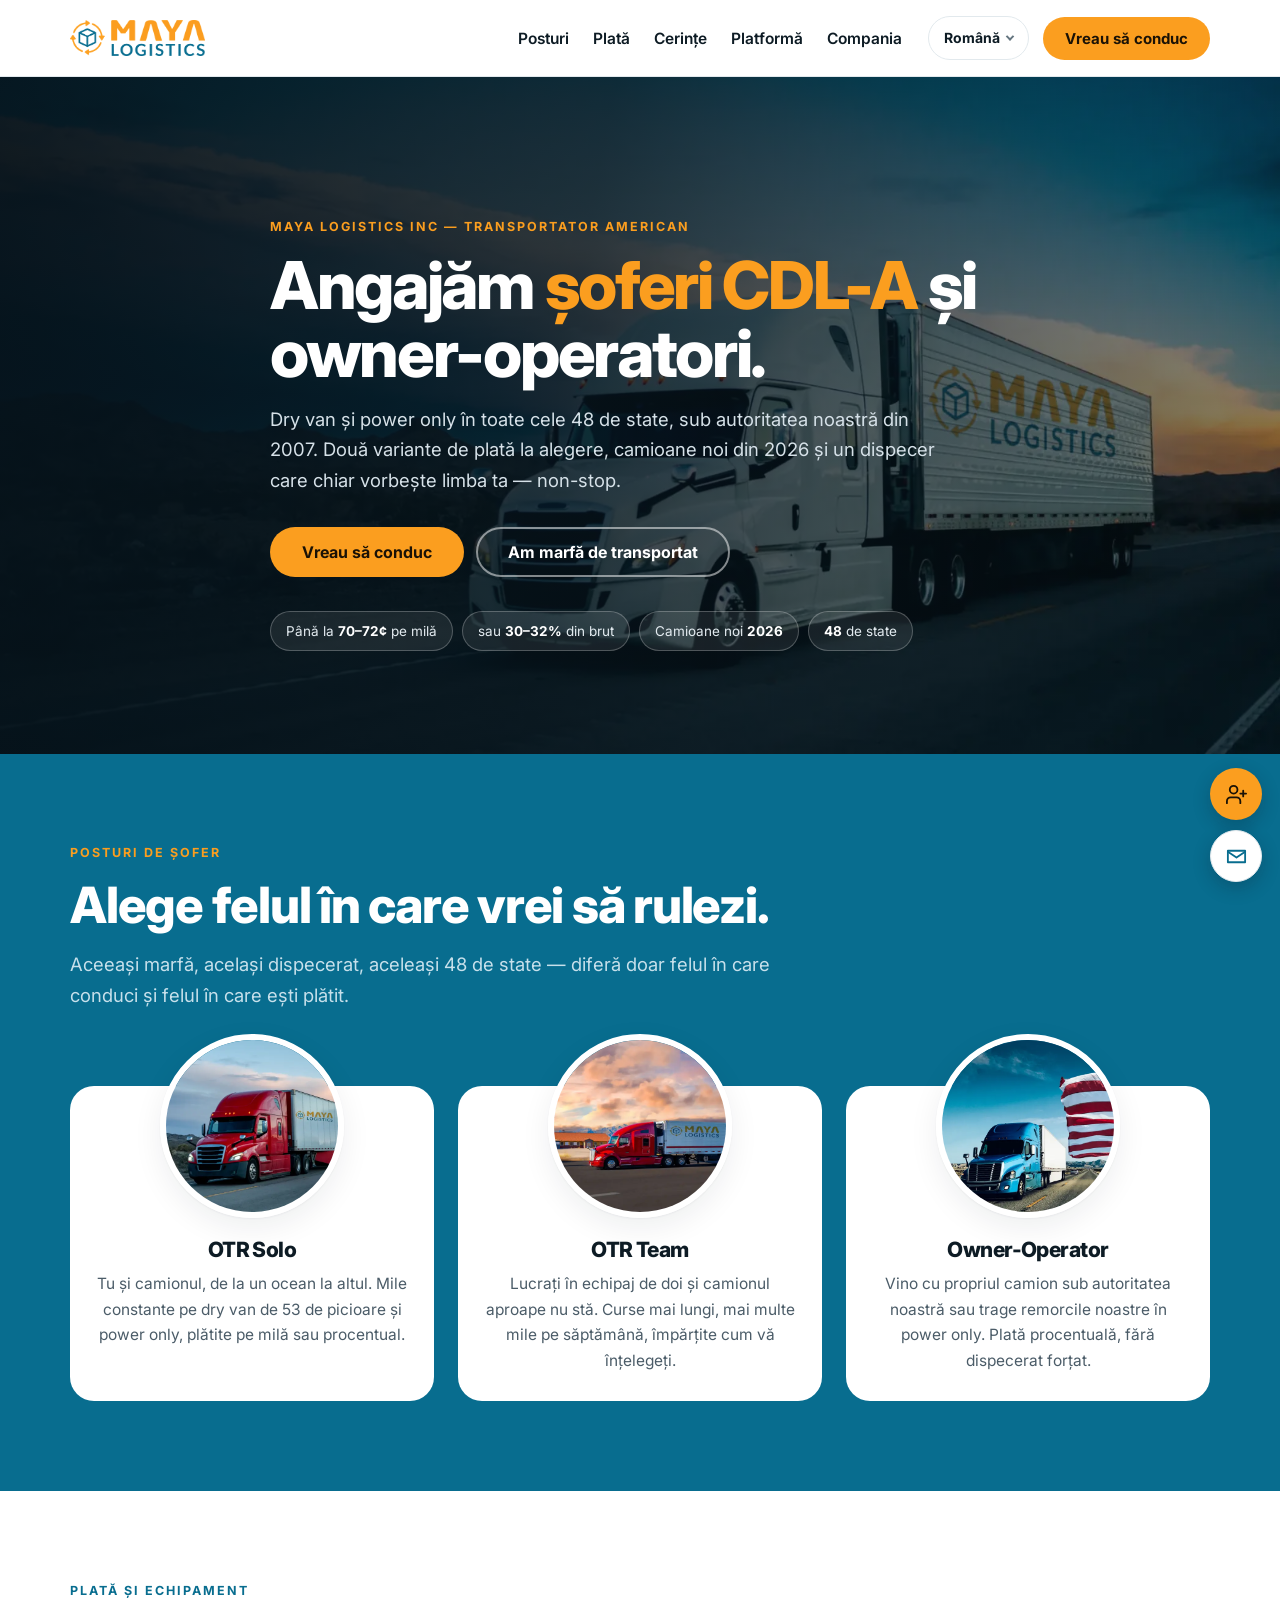
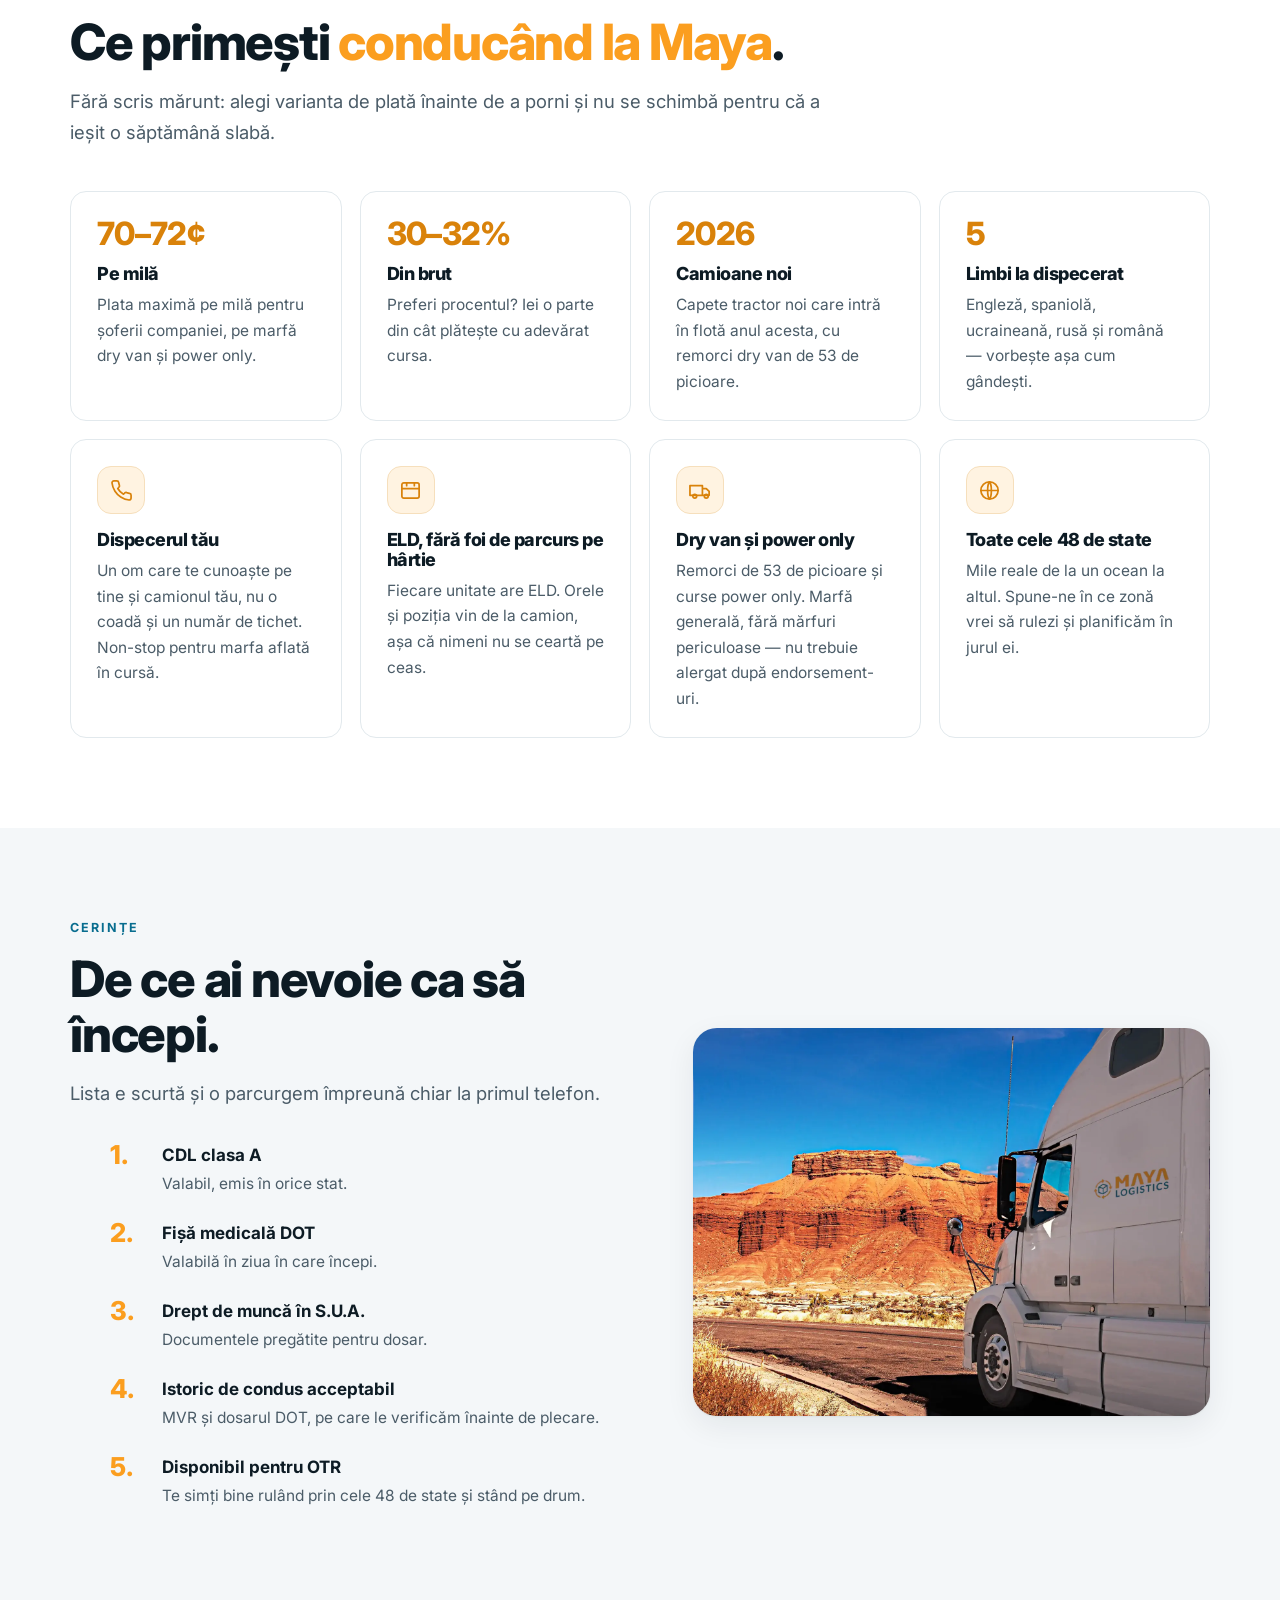
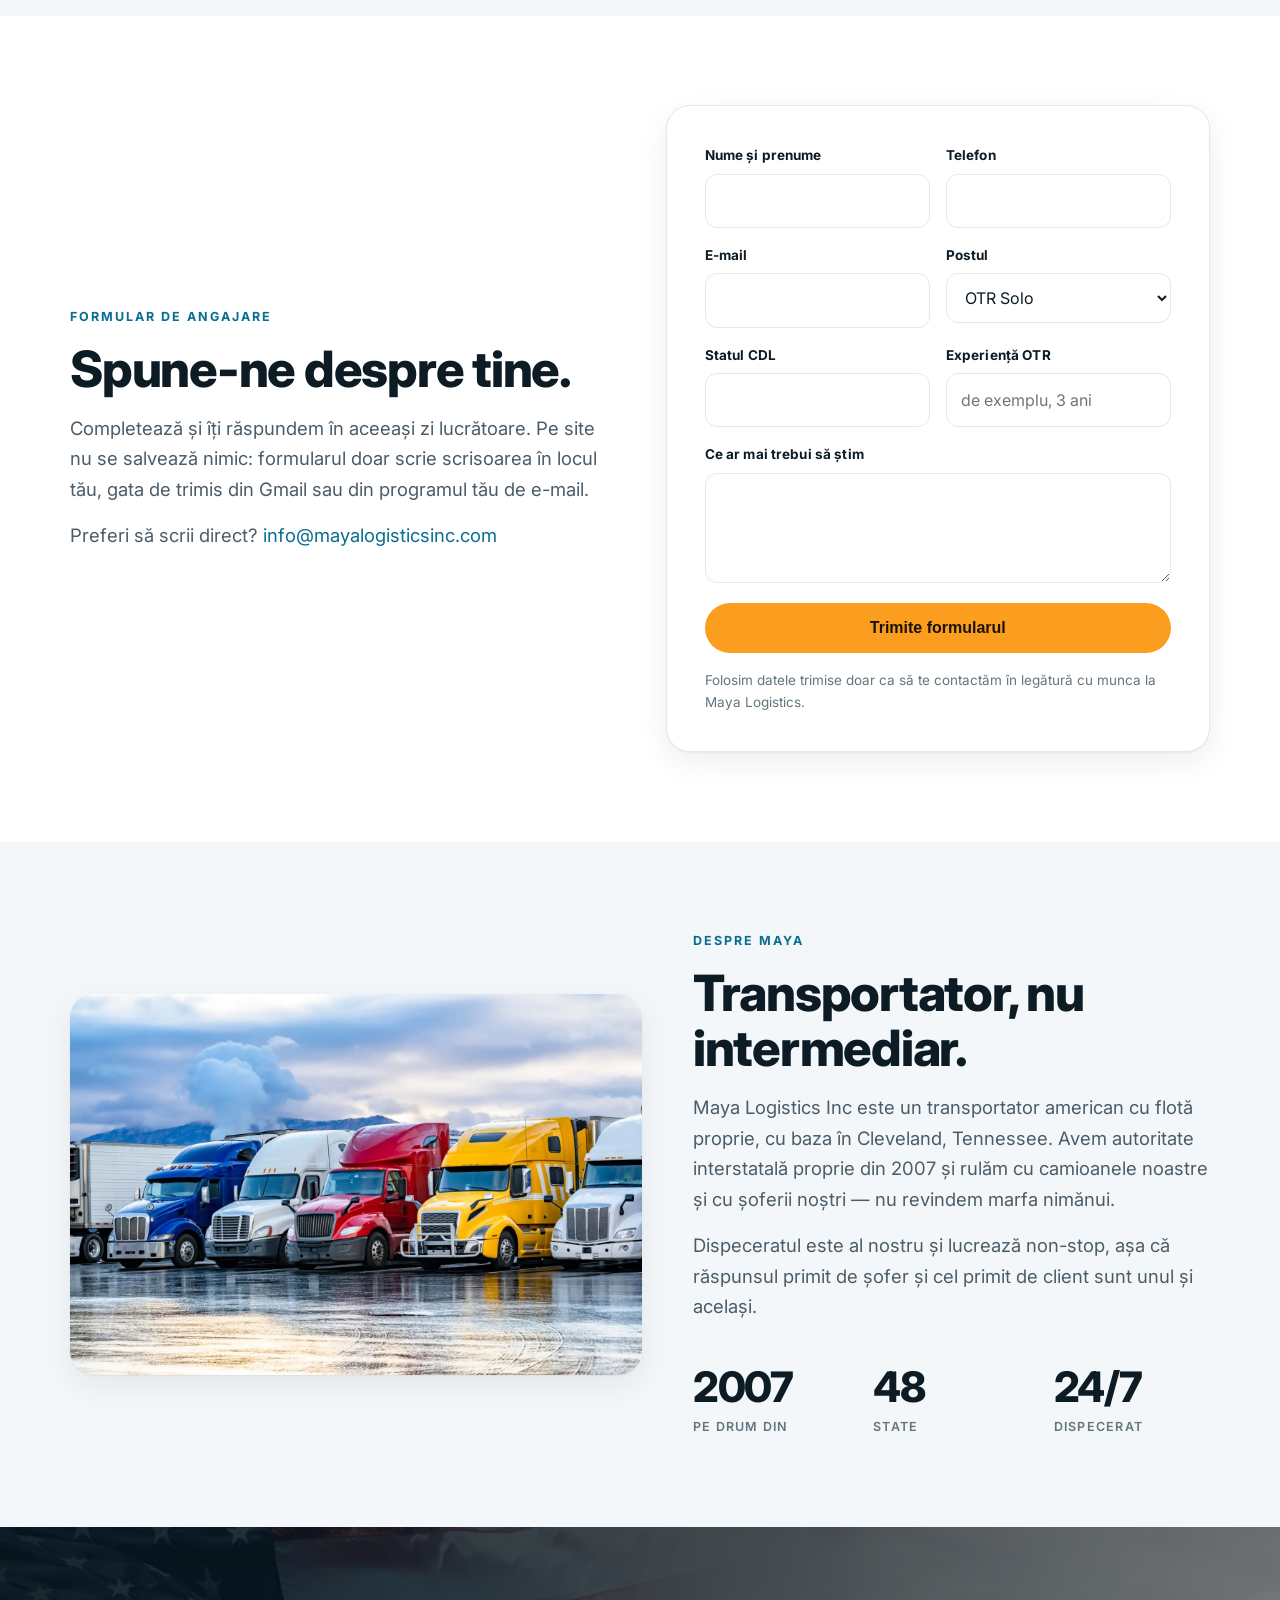
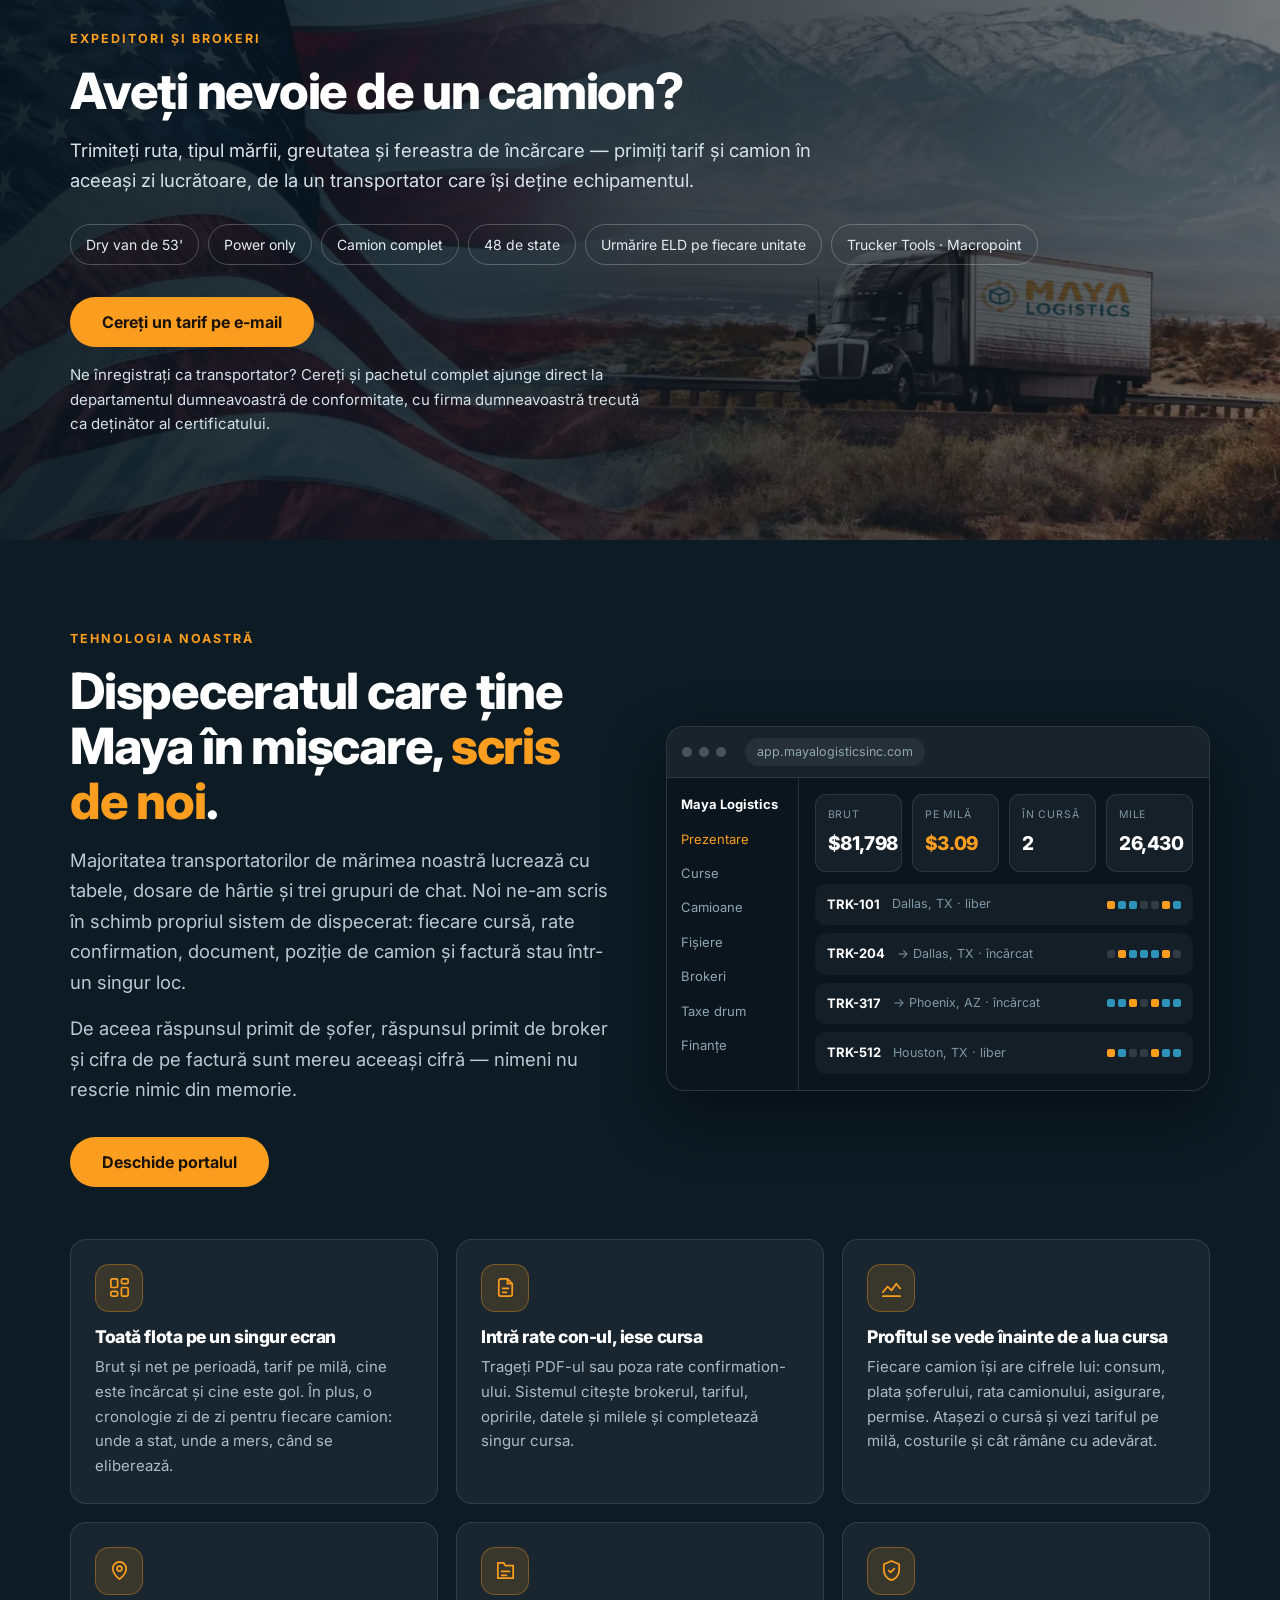
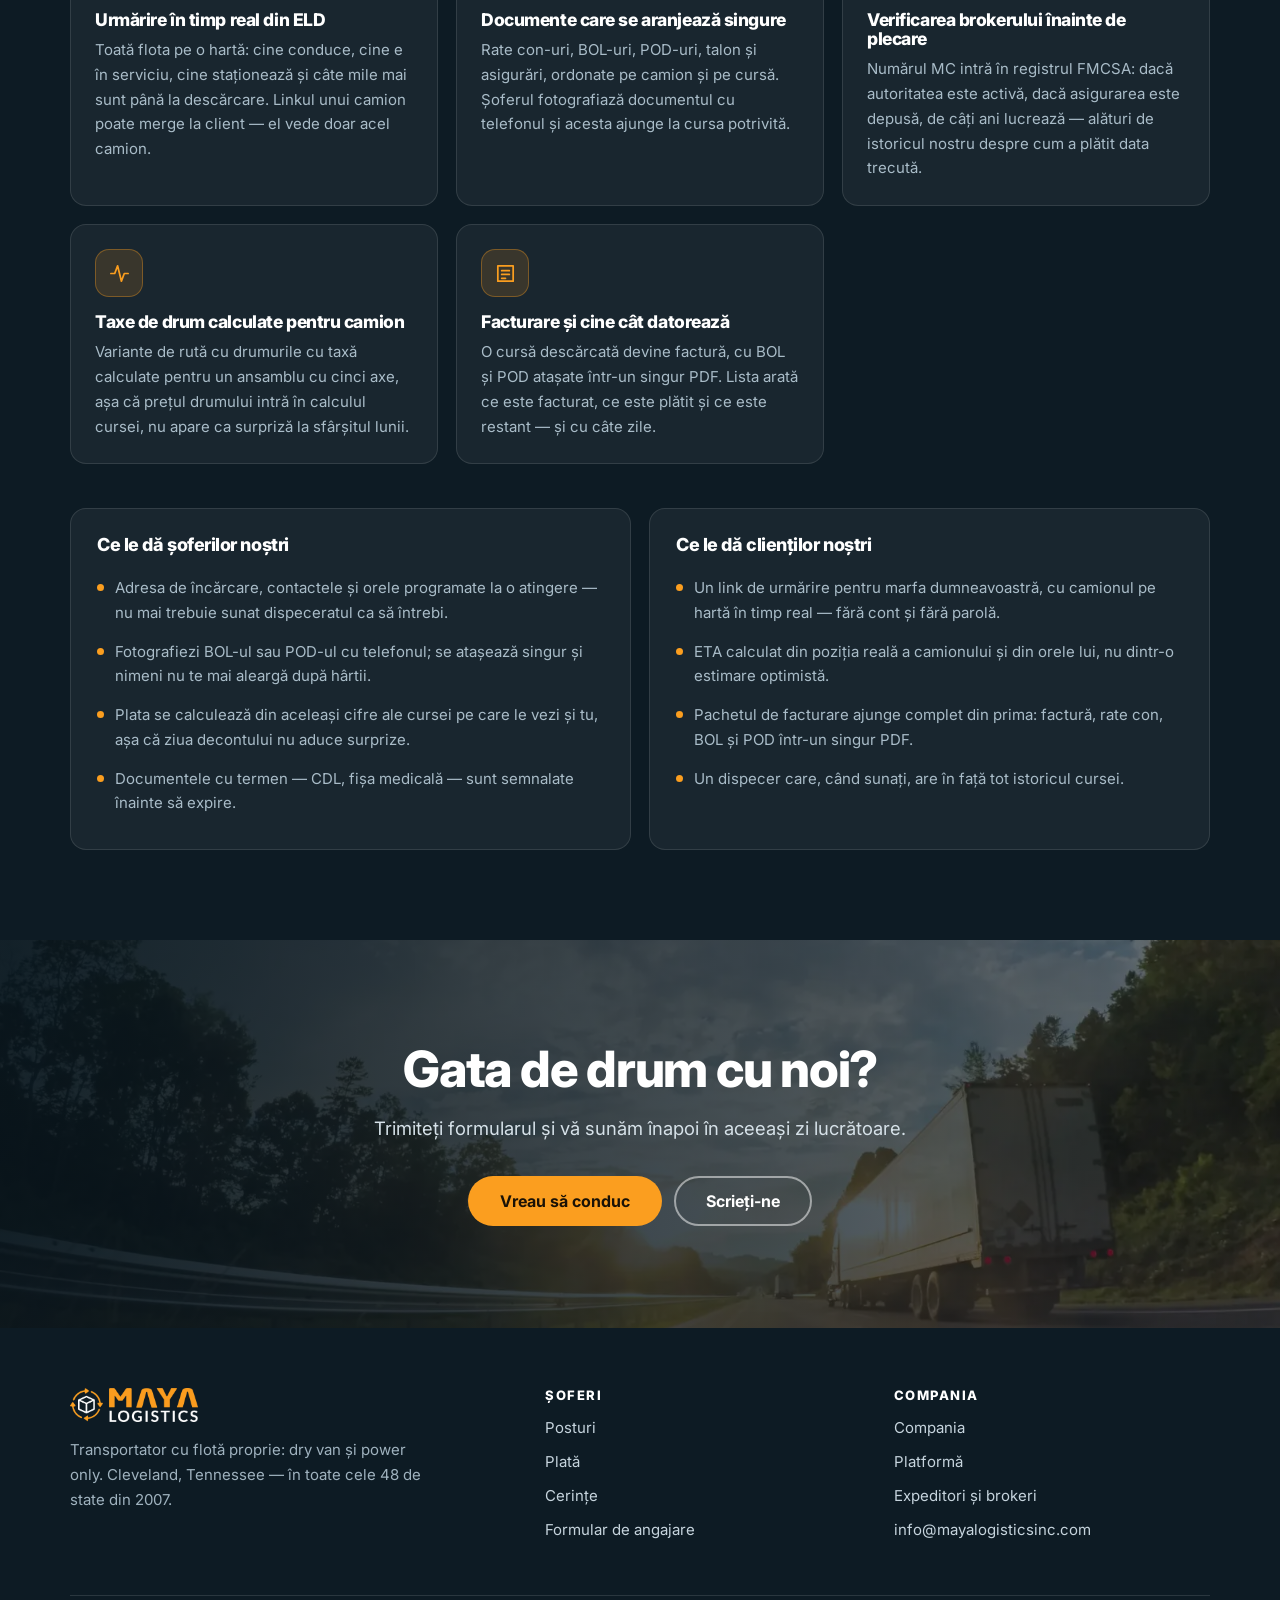
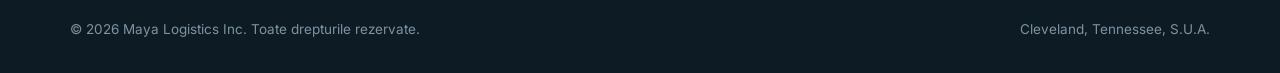
<file: ro/index.html>
<!DOCTYPE html>
<html lang="ro">
<head>
<meta charset="utf-8">
<meta name="viewport" content="width=device-width, initial-scale=1">
<title>Maya Logistics Inc | Locuri de muncă CDL-A | Angajăm șoferi — 48 de state</title>
<meta name="description" content="Maya Logistics Inc angajează șoferi CDL clasa A și owner-operatori. Plată 70–72¢ pe milă sau 30–32% din brut, camioane noi 2026, dry van și power only, toate cele 48 de state, dispecerat în cinci limbi.">
<meta name="theme-color" content="#086D8F">
<link rel="canonical" href="https://mayalogisticsinc.com/ro/">
<link rel="alternate" hreflang="en" href="https://mayalogisticsinc.com/">
<link rel="alternate" hreflang="es" href="https://mayalogisticsinc.com/es/">
<link rel="alternate" hreflang="ru" href="https://mayalogisticsinc.com/ru/">
<link rel="alternate" hreflang="uk" href="https://mayalogisticsinc.com/uk/">
<link rel="alternate" hreflang="ro" href="https://mayalogisticsinc.com/ro/">
<link rel="alternate" hreflang="kk" href="https://mayalogisticsinc.com/kk/">
<link rel="alternate" hreflang="x-default" href="https://mayalogisticsinc.com/">
<meta property="og:type" content="website">
<meta property="og:url" content="https://mayalogisticsinc.com/ro/">
<meta property="og:title" content="Maya Logistics Inc — angajăm șoferi CDL clasa A">
<meta property="og:description" content="70–72¢ pe milă sau 30–32% din brut. Camioane noi 2026, dry van și power only, 48 de state, dispecerat în cinci limbi.">
<meta property="og:image" content="https://mayalogisticsinc.com/assets/hero-1600.webp">
<meta property="og:locale" content="ro_RO">
<meta name="twitter:card" content="summary_large_image">

<link rel="icon" href="/assets/favicon.ico" sizes="any">
<link rel="icon" href="/assets/favicon-32.png" type="image/png">
<link rel="apple-touch-icon" href="/assets/apple-touch-icon.png">

<link rel="preconnect" href="https://fonts.googleapis.com">
<link rel="preconnect" href="https://fonts.gstatic.com" crossorigin>
<link rel="stylesheet" href="https://fonts.googleapis.com/css2?family=Inter:wght@400;600;700;800&display=swap">
<link rel="preload" as="image" href="/assets/hero-800.webp" media="(max-width:800px)">
<link rel="preload" as="image" href="/assets/hero-1600.webp" media="(min-width:801px)">
<link rel="stylesheet" href="/assets/site.css?v=5">
</head>
<body data-mail-enc="Q0RMRWpHS1NLRkVNQ1leQ0lZQ0RJBElFRwZOQ1laS15JQmpHS1NLRkVNQ1leQ0lZQ0RJBElFRwZHS1NLRkVNQ1leQ0lZSUVYWmpNR0tDRgRJRUc=">

<header class="site-header">
  <div class="wrap header-in">
    <a class="brand" href="/ro/" aria-label="Maya Logistics Inc">
      <img src="/assets/logo.png" width="760" height="202" alt="Maya Logistics Inc">
    </a>

    <button class="burger" type="button" data-nav-toggle aria-expanded="false" aria-controls="menu" aria-label="Meniu">
      <span></span>
    </button>

    <nav class="nav" id="menu" aria-label="Meniu">
      <ul class="nav-links">
        <li><a href="#positions">Posturi</a></li>
        <li><a href="#pay">Plată</a></li>
        <li><a href="#requirements">Cerințe</a></li>
        <li><a href="#platform">Platformă</a></li>
        <li><a href="#company">Compania</a></li>
      </ul>
      <div class="nav-side">
        <details class="lang">
          <summary aria-label="Limba">Română</summary>
          <ul>
            <li><a href="/" hreflang="en">English</a></li>
            <li><a href="/es/" hreflang="es">Español</a></li>
            <li><a href="/ru/" hreflang="ru">Русский</a></li>
            <li><a href="/uk/" hreflang="uk">Українська</a></li>
            <li><a href="/ro/" hreflang="ro" aria-current="true">Română</a></li>
            <li><a href="/kk/" hreflang="kk">Қазақша</a></li>
          </ul>
        </details>
        <a class="btn btn-o" href="#apply">Vreau să conduc</a>
      </div>
    </nav>
  </div>
</header>

<main>

<!-- ================= HERO ================= -->
<section class="hero bg-hero">
  <div class="wrap hero-in">
    <p class="eyebrow">Maya Logistics Inc — transportator american</p>
    <h1>Angajăm <em>șoferi CDL-A</em> și owner-operatori.</h1>
    <p class="lead">Dry van și power only în toate cele 48 de state, sub autoritatea noastră din 2007. Două variante de plată la alegere, camioane noi din 2026 și un dispecer care chiar vorbește limba ta — non-stop.</p>
    <div class="btns">
      <a class="btn btn-o" href="#apply">Vreau să conduc</a>
      <a class="btn btn-ghost" href="#shippers">Am marfă de transportat</a>
    </div>
    <div class="chips">
      <span class="chip">Până la <b>70–72¢</b> pe milă</span>
      <span class="chip">sau <b>30–32%</b> din brut</span>
      <span class="chip">Camioane noi <b>2026</b></span>
      <span class="chip"><b>48</b> de state</span>
    </div>
  </div>
</section>

<!-- ================= POSITIONS ================= -->
<section id="positions" class="positions">
  <div class="wrap">
    <p class="eyebrow">Posturi de șofer</p>
    <h2 class="h2">Alege felul în care vrei să rulezi.</h2>
    <p class="lead">Aceeași marfă, același dispecerat, aceleași 48 de state — diferă doar felul în care conduci și felul în care ești plătit.</p>

    <div class="pos-grid">
      <article class="pos">
        <img src="/assets/pos-solo.webp" width="560" height="560" loading="lazy" decoding="async" alt="Cap tractor cu remorcă dry van pe autostradă, seara">
        <h3>OTR Solo</h3>
        <p>Tu și camionul, de la un ocean la altul. Mile constante pe dry van de 53 de picioare și power only, plătite pe milă sau procentual.</p>
      </article>

      <article class="pos">
        <img src="/assets/pos-team.webp" width="560" height="560" loading="lazy" decoding="async" alt="Cap tractor cu remorcă la apus">
        <h3>OTR Team</h3>
        <p>Lucrați în echipaj de doi și camionul aproape nu stă. Curse mai lungi, mai multe mile pe săptămână, împărțite cum vă înțelegeți.</p>
      </article>

      <article class="pos">
        <img src="/assets/pos-oo.webp" width="560" height="560" loading="lazy" decoding="async" alt="Cap tractor pe o autostradă din deșert și drapelul american">
        <h3>Owner-Operator</h3>
        <p>Vino cu propriul camion sub autoritatea noastră sau trage remorcile noastre în power only. Plată procentuală, fără dispecerat forțat.</p>
      </article>
    </div>
  </div>
</section>

<!-- ================= PAY & EQUIPMENT ================= -->
<section id="pay">
  <div class="wrap">
    <p class="eyebrow">Plată și echipament</p>
    <h2 class="h2">Ce primești <em>conducând la Maya</em>.</h2>
    <p class="lead">Fără scris mărunt: alegi varianta de plată înainte de a porni și nu se schimbă pentru că a ieșit o săptămână slabă.</p>

    <div class="perks">
      <div class="perk">
        <b>70–72¢</b>
        <h3>Pe milă</h3>
        <p>Plata maximă pe milă pentru șoferii companiei, pe marfă dry van și power only.</p>
      </div>
      <div class="perk">
        <b>30–32%</b>
        <h3>Din brut</h3>
        <p>Preferi procentul? Iei o parte din cât plătește cu adevărat cursa.</p>
      </div>
      <div class="perk">
        <b>2026</b>
        <h3>Camioane noi</h3>
        <p>Capete tractor noi care intră în flotă anul acesta, cu remorci dry van de 53 de picioare.</p>
      </div>
      <div class="perk">
        <b>5</b>
        <h3>Limbi la dispecerat</h3>
        <p>Engleză, spaniolă, ucraineană, rusă și română — vorbește așa cum gândești.</p>
      </div>
      <div class="perk">
        <div class="ico"><svg viewBox="0 0 24 24" aria-hidden="true"><path d="M22 16.9v3a2 2 0 0 1-2.2 2 19.8 19.8 0 0 1-8.6-3.1 19.5 19.5 0 0 1-6-6A19.8 19.8 0 0 1 2.1 4.2 2 2 0 0 1 4.1 2h3a2 2 0 0 1 2 1.7c.1 1 .4 1.9.7 2.8a2 2 0 0 1-.5 2.1L8.1 9.9a16 16 0 0 0 6 6l1.3-1.3a2 2 0 0 1 2.1-.4c.9.3 1.8.6 2.8.7a2 2 0 0 1 1.7 2z"/></svg></div>
        <h3>Dispecerul tău</h3>
        <p>Un om care te cunoaște pe tine și camionul tău, nu o coadă și un număr de tichet. Non-stop pentru marfa aflată în cursă.</p>
      </div>
      <div class="perk">
        <div class="ico"><svg viewBox="0 0 24 24" aria-hidden="true"><rect x="3" y="4" width="18" height="16" rx="2"/><path d="M3 10h18M8 4v3M16 4v3"/></svg></div>
        <h3>ELD, fără foi de parcurs pe hârtie</h3>
        <p>Fiecare unitate are ELD. Orele și poziția vin de la camion, așa că nimeni nu se ceartă pe ceas.</p>
      </div>
      <div class="perk">
        <div class="ico"><svg viewBox="0 0 24 24" aria-hidden="true"><path d="M1 7h13v10H1zM14 10h4l3 3v4h-7z"/><circle cx="6" cy="18" r="2"/><circle cx="18" cy="18" r="2"/></svg></div>
        <h3>Dry van și power only</h3>
        <p>Remorci de 53 de picioare și curse power only. Marfă generală, fără mărfuri periculoase — nu trebuie alergat după endorsement-uri.</p>
      </div>
      <div class="perk">
        <div class="ico"><svg viewBox="0 0 24 24" aria-hidden="true"><circle cx="12" cy="12" r="9"/><path d="M3 12h18M12 3c2.6 2.8 2.6 15.2 0 18M12 3c-2.6 2.8-2.6 15.2 0 18"/></svg></div>
        <h3>Toate cele 48 de state</h3>
        <p>Mile reale de la un ocean la altul. Spune-ne în ce zonă vrei să rulezi și planificăm în jurul ei.</p>
      </div>
    </div>
  </div>
</section>

<!-- ================= REQUIREMENTS ================= -->
<section id="requirements" class="soft">
  <div class="wrap split">
    <div>
      <p class="eyebrow">Cerințe</p>
      <h2 class="h2">De ce ai nevoie ca să începi.</h2>
      <p class="lead">Lista e scurtă și o parcurgem împreună chiar la primul telefon.</p>

      <ol class="steps">
        <li><i>1.</i><div><b>CDL clasa A</b><span>Valabil, emis în orice stat.</span></div></li>
        <li><i>2.</i><div><b>Fișă medicală DOT</b><span>Valabilă în ziua în care începi.</span></div></li>
        <li><i>3.</i><div><b>Drept de muncă în S.U.A.</b><span>Documentele pregătite pentru dosar.</span></div></li>
        <li><i>4.</i><div><b>Istoric de condus acceptabil</b><span>MVR și dosarul DOT, pe care le verificăm înainte de plecare.</span></div></li>
        <li><i>5.</i><div><b>Disponibil pentru OTR</b><span>Te simți bine rulând prin cele 48 de state și stând pe drum.</span></div></li>
      </ol>
    </div>

    <div class="shot">
      <picture>
        <source media="(max-width:700px)" srcset="/assets/fleet-800.webp">
        <img src="/assets/fleet-1600.webp" width="1600" height="1200" loading="lazy" decoding="async" alt="Cap tractor pe o autostradă printre stânci roșii">
      </picture>
    </div>
  </div>
</section>

<!-- ================= APPLY ================= -->
<section id="apply">
  <div class="wrap contact-grid">
    <div>
      <p class="eyebrow">Formular de angajare</p>
      <h2 class="h2">Spune-ne despre tine.</h2>
      <p class="lead">Completează și îți răspundem în aceeași zi lucrătoare. Pe site nu se salvează nimic: formularul doar scrie scrisoarea în locul tău, gata de trimis din Gmail sau din programul tău de e-mail.</p>
      <p class="lead">Preferi să scrii direct? <a data-mail href="#apply" data-mail-addr></a></p>
    </div>

    <form class="form-wrap" data-mail-form
          data-subject="Formular de angajare — Maya Logistics" data-sent-title="Formularul este gata">
      <div class="fields">
        <div class="field">
          <label for="f-name">Nume și prenume</label>
          <input id="f-name" name="name" data-label="Nume și prenume" type="text" autocomplete="name" required>
        </div>
        <div class="field">
          <label for="f-phone">Telefon</label>
          <input id="f-phone" name="phone" data-label="Telefon" type="tel" autocomplete="tel" required>
        </div>
        <div class="field">
          <label for="f-email">E-mail</label>
          <input id="f-email" name="email" data-label="E-mail" type="email" autocomplete="email">
        </div>
        <div class="field">
          <label for="f-pos">Postul</label>
          <select id="f-pos" name="position" data-label="Postul">
            <option>OTR Solo</option>
            <option>OTR Team</option>
            <option>Owner-Operator</option>
          </select>
        </div>
        <div class="field">
          <label for="f-cdl">Statul CDL</label>
          <input id="f-cdl" name="cdl" data-label="Statul CDL" type="text">
        </div>
        <div class="field">
          <label for="f-exp">Experiență OTR</label>
          <input id="f-exp" name="experience" data-label="Experiență OTR" type="text" placeholder="de exemplu, 3 ani">
        </div>
        <div class="field full">
          <label for="f-msg">Ce ar mai trebui să știm</label>
          <textarea id="f-msg" name="message" data-label="Ce ar mai trebui să știm"></textarea>
        </div>
      </div>
      <button class="btn btn-o" type="submit" style="width:100%;margin-top:20px">Trimite formularul</button>
      <p class="form-note">Folosim datele trimise doar ca să te contactăm în legătură cu munca la Maya Logistics.</p>
    </form>
  </div>
</section>

<!-- ================= COMPANY ================= -->
<section id="company" class="soft">
  <div class="wrap split rev">
    <div class="shot">
      <picture>
        <source media="(max-width:700px)" srcset="/assets/lot-800.webp">
        <img src="/assets/lot-1600.webp" width="1600" height="1066" loading="lazy" decoding="async" alt="Capete tractor aliniate în curtea terminalului">
      </picture>
    </div>

    <div>
      <p class="eyebrow">Despre Maya</p>
      <h2 class="h2">Transportator, nu intermediar.</h2>
      <p class="lead">Maya Logistics Inc este un transportator american cu flotă proprie, cu baza în Cleveland, Tennessee. Avem autoritate interstatală proprie din 2007 și rulăm cu camioanele noastre și cu șoferii noștri — nu revindem marfa nimănui.</p>
      <p class="lead">Dispeceratul este al nostru și lucrează non-stop, așa că răspunsul primit de șofer și cel primit de client sunt unul și același.</p>

      <div class="stats">
        <div class="stat"><b>2007</b><span>Pe drum din</span></div>
        <div class="stat"><b>48</b><span>State</span></div>
        <div class="stat"><b>24/7</b><span>Dispecerat</span></div>
      </div>
    </div>
  </div>
</section>

<!-- ================= SHIPPERS ================= -->
<section id="shippers" class="band bg-flag">
  <div class="wrap">
    <p class="eyebrow">Expeditori și brokeri</p>
    <h2 class="h2">Aveți nevoie de un camion?</h2>
    <p class="lead">Trimiteți ruta, tipul mărfii, greutatea și fereastra de încărcare — primiți tarif și camion în aceeași zi lucrătoare, de la un transportator care își deține echipamentul.</p>

    <div class="tags">
      <span class="tag">Dry van de 53'</span>
      <span class="tag">Power only</span>
      <span class="tag">Camion complet</span>
      <span class="tag">48 de state</span>
      <span class="tag">Urmărire ELD pe fiecare unitate</span>
      <span class="tag">Trucker Tools · Macropoint</span>
    </div>

    <div class="btns">
      <a class="btn btn-o" href="#apply" data-mail data-mail-title="Cereți un tarif pe e-mail"
         data-subject="Freight quote request"
         data-body="Company:&#10;Contact name:&#10;Lane (pickup city/state - delivery city/state):&#10;Pickup date and window:&#10;Commodity and weight:&#10;Equipment (dry van or power only):&#10;">Cereți un tarif pe e-mail</a>
    </div>
    <p class="lead" style="font-size:15px">Ne înregistrați ca transportator? Cereți și pachetul complet ajunge direct la departamentul dumneavoastră de conformitate, cu firma dumneavoastră trecută ca deținător al certificatului.</p>
  </div>
</section>

<!-- ================= PLATFORM ================= -->
<section id="platform" class="app-sec">
  <div class="wrap">
    <div class="app-top">
      <div>
        <p class="eyebrow">Tehnologia noastră</p>
        <h2 class="h2">Dispeceratul care ține Maya în mișcare, <em>scris de noi</em>.</h2>
        <p class="lead">Majoritatea transportatorilor de mărimea noastră lucrează cu tabele, dosare de hârtie și trei grupuri de chat. Noi ne-am scris în schimb propriul sistem de dispecerat: fiecare cursă, rate confirmation, document, poziție de camion și factură stau într-un singur loc.</p>
        <p class="lead">De aceea răspunsul primit de șofer, răspunsul primit de broker și cifra de pe factură sunt mereu aceeași cifră — nimeni nu rescrie nimic din memorie.</p>
        <div class="btns">
          <a class="btn btn-o" href="https://app.mayalogisticsinc.com/login" target="_blank" rel="noopener">Deschide portalul</a>
        </div>
      </div>

      <!-- illustration of the Overview screen, drawn in HTML -->
      <div class="win" aria-hidden="true">
        <div class="win-bar"><i></i><i></i><i></i><span>app.mayalogisticsinc.com</span></div>
        <div class="win-body">
          <div class="win-side">
            <b>Maya Logistics</b>
            <u>Prezentare</u>
            <span>Curse</span>
            <span>Camioane</span>
            <span>Fișiere</span>
            <span>Brokeri</span>
            <span>Taxe drum</span>
            <span>Finanțe</span>
          </div>
          <div class="win-main">
            <div class="kpis">
              <div class="kpi"><small>Brut</small><b>$81,798</b></div>
              <div class="kpi up"><small>Pe milă</small><b>$3.09</b></div>
              <div class="kpi"><small>În cursă</small><b>2</b></div>
              <div class="kpi"><small>Mile</small><b>26,430</b></div>
            </div>
            <div class="rows">
              <div class="wrow"><b>TRK-101</b><em>Dallas, TX · liber</em>
                <span class="dots"><i class="a"></i><i class="b"></i><i class="b"></i><i></i><i></i><i class="a"></i><i class="b"></i></span></div>
              <div class="wrow"><b>TRK-204</b><em>→ Dallas, TX · încărcat</em>
                <span class="dots"><i></i><i class="a"></i><i class="b"></i><i class="b"></i><i class="b"></i><i class="a"></i><i></i></span></div>
              <div class="wrow"><b>TRK-317</b><em>→ Phoenix, AZ · încărcat</em>
                <span class="dots"><i class="b"></i><i class="b"></i><i class="a"></i><i></i><i class="a"></i><i class="b"></i><i class="b"></i></span></div>
              <div class="wrow"><b>TRK-512</b><em>Houston, TX · liber</em>
                <span class="dots"><i class="a"></i><i class="b"></i><i></i><i></i><i class="a"></i><i class="b"></i><i class="b"></i></span></div>
            </div>
          </div>
        </div>
      </div>
    </div>

    <div class="fcards">
      <article class="fcard">
        <div class="ico"><svg viewBox="0 0 24 24" aria-hidden="true"><rect x="3" y="3" width="7" height="9" rx="1.5"/><rect x="14" y="3" width="7" height="5" rx="1.5"/><rect x="3" y="16" width="7" height="5" rx="1.5"/><rect x="14" y="12" width="7" height="9" rx="1.5"/></svg></div>
        <h3>Toată flota pe un singur ecran</h3>
        <p>Brut și net pe perioadă, tarif pe milă, cine este încărcat și cine este gol. În plus, o cronologie zi de zi pentru fiecare camion: unde a stat, unde a mers, când se eliberează.</p>
      </article>

      <article class="fcard">
        <div class="ico"><svg viewBox="0 0 24 24" aria-hidden="true"><path d="M14 3H7a2 2 0 0 0-2 2v14a2 2 0 0 0 2 2h10a2 2 0 0 0 2-2V8z"/><path d="M14 3v5h5M9 13h6M9 17h4"/></svg></div>
        <h3>Intră rate con-ul, iese cursa</h3>
        <p>Trageți PDF-ul sau poza rate confirmation-ului. Sistemul citește brokerul, tariful, opririle, datele și milele și completează singur cursa.</p>
      </article>

      <article class="fcard">
        <div class="ico"><svg viewBox="0 0 24 24" aria-hidden="true"><path d="M3 17l5-6 4 4 5-7 4 5"/><path d="M3 21h18"/></svg></div>
        <h3>Profitul se vede înainte de a lua cursa</h3>
        <p>Fiecare camion își are cifrele lui: consum, plata șoferului, rata camionului, asigurare, permise. Atașezi o cursă și vezi tariful pe milă, costurile și cât rămâne cu adevărat.</p>
      </article>

      <article class="fcard">
        <div class="ico"><svg viewBox="0 0 24 24" aria-hidden="true"><path d="M12 21s7-5.2 7-11a7 7 0 1 0-14 0c0 5.8 7 11 7 11z"/><circle cx="12" cy="10" r="2.6"/></svg></div>
        <h3>Urmărire în timp real din ELD</h3>
        <p>Toată flota pe o hartă: cine conduce, cine e în serviciu, cine staționează și câte mile mai sunt până la descărcare. Linkul unui camion poate merge la client — el vede doar acel camion.</p>
      </article>

      <article class="fcard">
        <div class="ico"><svg viewBox="0 0 24 24" aria-hidden="true"><path d="M4 4h6l2 3h8v13H4z"/><path d="M8 13h8M8 17h5"/></svg></div>
        <h3>Documente care se aranjează singure</h3>
        <p>Rate con-uri, BOL-uri, POD-uri, talon și asigurări, ordonate pe camion și pe cursă. Șoferul fotografiază documentul cu telefonul și acesta ajunge la cursa potrivită.</p>
      </article>

      <article class="fcard">
        <div class="ico"><svg viewBox="0 0 24 24" aria-hidden="true"><path d="M12 2 4 5.5v6c0 5 3.4 9.3 8 10.5 4.6-1.2 8-5.5 8-10.5v-6z"/><path d="M9 12l2 2 4-4"/></svg></div>
        <h3>Verificarea brokerului înainte de plecare</h3>
        <p>Numărul MC intră în registrul FMCSA: dacă autoritatea este activă, dacă asigurarea este depusă, de câți ani lucrează — alături de istoricul nostru despre cum a plătit data trecută.</p>
      </article>

      <article class="fcard">
        <div class="ico"><svg viewBox="0 0 24 24" aria-hidden="true"><path d="M3 12h4l3-8 4 16 3-8h4"/></svg></div>
        <h3>Taxe de drum calculate pentru camion</h3>
        <p>Variante de rută cu drumurile cu taxă calculate pentru un ansamblu cu cinci axe, așa că prețul drumului intră în calculul cursei, nu apare ca surpriză la sfârșitul lunii.</p>
      </article>

      <article class="fcard">
        <div class="ico"><svg viewBox="0 0 24 24" aria-hidden="true"><path d="M4 4h16v16H4z"/><path d="M8 9h8M8 13h8M8 17h4"/></svg></div>
        <h3>Facturare și cine cât datorează</h3>
        <p>O cursă descărcată devine factură, cu BOL și POD atașate într-un singur PDF. Lista arată ce este facturat, ce este plătit și ce este restant — și cu câte zile.</p>
      </article>
    </div>

    <div class="who">
      <div>
        <h3>Ce le dă șoferilor noștri</h3>
        <ul>
          <li>Adresa de încărcare, contactele și orele programate la o atingere — nu mai trebuie sunat dispeceratul ca să întrebi.</li>
          <li>Fotografiezi BOL-ul sau POD-ul cu telefonul; se atașează singur și nimeni nu te mai aleargă după hârtii.</li>
          <li>Plata se calculează din aceleași cifre ale cursei pe care le vezi și tu, așa că ziua decontului nu aduce surprize.</li>
          <li>Documentele cu termen — CDL, fișa medicală — sunt semnalate înainte să expire.</li>
        </ul>
      </div>
      <div>
        <h3>Ce le dă clienților noștri</h3>
        <ul>
          <li>Un link de urmărire pentru marfa dumneavoastră, cu camionul pe hartă în timp real — fără cont și fără parolă.</li>
          <li>ETA calculat din poziția reală a camionului și din orele lui, nu dintr-o estimare optimistă.</li>
          <li>Pachetul de facturare ajunge complet din prima: factură, rate con, BOL și POD într-un singur PDF.</li>
          <li>Un dispecer care, când sunați, are în față tot istoricul cursei.</li>
        </ul>
      </div>
    </div>
  </div>
</section>

<!-- ================= CTA ================= -->
<section class="band bg-road">
  <div class="wrap center">
    <h2 class="h2">Gata de drum cu noi?</h2>
    <p class="lead">Trimiteți formularul și vă sunăm înapoi în aceeași zi lucrătoare.</p>
    <div class="btns" style="justify-content:center">
      <a class="btn btn-o" href="#apply">Vreau să conduc</a>
      <a class="btn btn-ghost" data-mail data-mail-title="Scrieți-ne" href="#apply">Scrieți-ne</a>
    </div>
  </div>
</section>

</main>

<footer class="site-footer">
  <div class="wrap">
    <div class="fgrid">
      <div>
        <img src="/assets/logo-light.png" width="760" height="202" alt="Maya Logistics Inc" loading="lazy">
        <p>Transportator cu flotă proprie: dry van și power only. Cleveland, Tennessee — în toate cele 48 de state din 2007.</p>
      </div>
      <div>
        <h4>Șoferi</h4>
        <ul>
          <li><a href="#positions">Posturi</a></li>
          <li><a href="#pay">Plată</a></li>
          <li><a href="#requirements">Cerințe</a></li>
          <li><a href="#apply">Formular de angajare</a></li>
        </ul>
      </div>
      <div>
        <h4>Compania</h4>
        <ul>
          <li><a href="#company">Compania</a></li>
          <li><a href="#platform">Platformă</a></li>
          <li><a href="#shippers">Expeditori și brokeri</a></li>
          <li><a data-mail href="#apply" data-mail-addr></a></li>
        </ul>
      </div>
    </div>
    <div class="legal">
      <span>© 2026 Maya Logistics Inc. Toate drepturile rezervate.</span>
      <span>Cleveland, Tennessee, S.U.A.</span>
    </div>
  </div>
</footer>

<div class="fab">
  <a class="fab-o" href="#apply" title="Vreau să conduc" aria-label="Vreau să conduc">
    <svg viewBox="0 0 24 24" aria-hidden="true"><path d="M16 21v-2a4 4 0 0 0-4-4H6a4 4 0 0 0-4 4v2"/><circle cx="9" cy="7" r="4"/><path d="M19 8v6M22 11h-6"/></svg>
  </a>
  <a class="fab-w" href="#apply" data-mail data-mail-title="Scrieți-ne" title="Scrieți-ne" aria-label="Scrieți-ne">
    <svg viewBox="0 0 24 24" aria-hidden="true"><path d="M3 6h18v12H3z"/><path d="m3 7 9 6 9-6"/></svg>
  </a>
</div>

<dialog class="mbox" id="mailbox" aria-labelledby="mbox-title">
  <div class="mbox-in">
    <div class="mbox-x"><form method="dialog"><button type="submit" aria-label="Închide">&times;</button></form></div>
    <h3 id="mbox-title" data-mbox-title>Scrieți-ne</h3>
    <p class="mbox-sub" data-mbox-sub hidden></p>

    <div class="mbox-addr">
      <span data-mbox-addr></span>
      <button class="mbox-copy" type="button" data-mbox-copy-addr data-done="Copiat">Copiază</button>
    </div>

    <textarea data-mbox-body readonly hidden aria-label="Textul mesajului"></textarea>

    <div class="mbox-btns">
      <a class="btn btn-o" data-mbox-gmail href="https://mail.google.com/" target="_blank" rel="noopener">Deschide în Gmail</a>
      <a class="btn btn-line" data-mbox-mailto href="#apply">Program de e-mail</a>
      <button class="btn btn-line" type="button" data-mbox-copy-body data-done="Copiat" hidden>Copiază mesajul</button>
    </div>

    <p class="mbox-warn" data-mbox-fallback hidden>Nu s-a deschis niciun program de e-mail. Mesajul este deja copiat — lipiți-l în e-mailul dumneavoastră sau folosiți „Deschide în Gmail”.</p>
    <p class="mbox-note" data-mbox-note hidden>Copiat în clipboard.</p>

  </div>
</dialog>

<script src="/assets/site.js?v=5" defer></script>
</body>
</html>
</file>
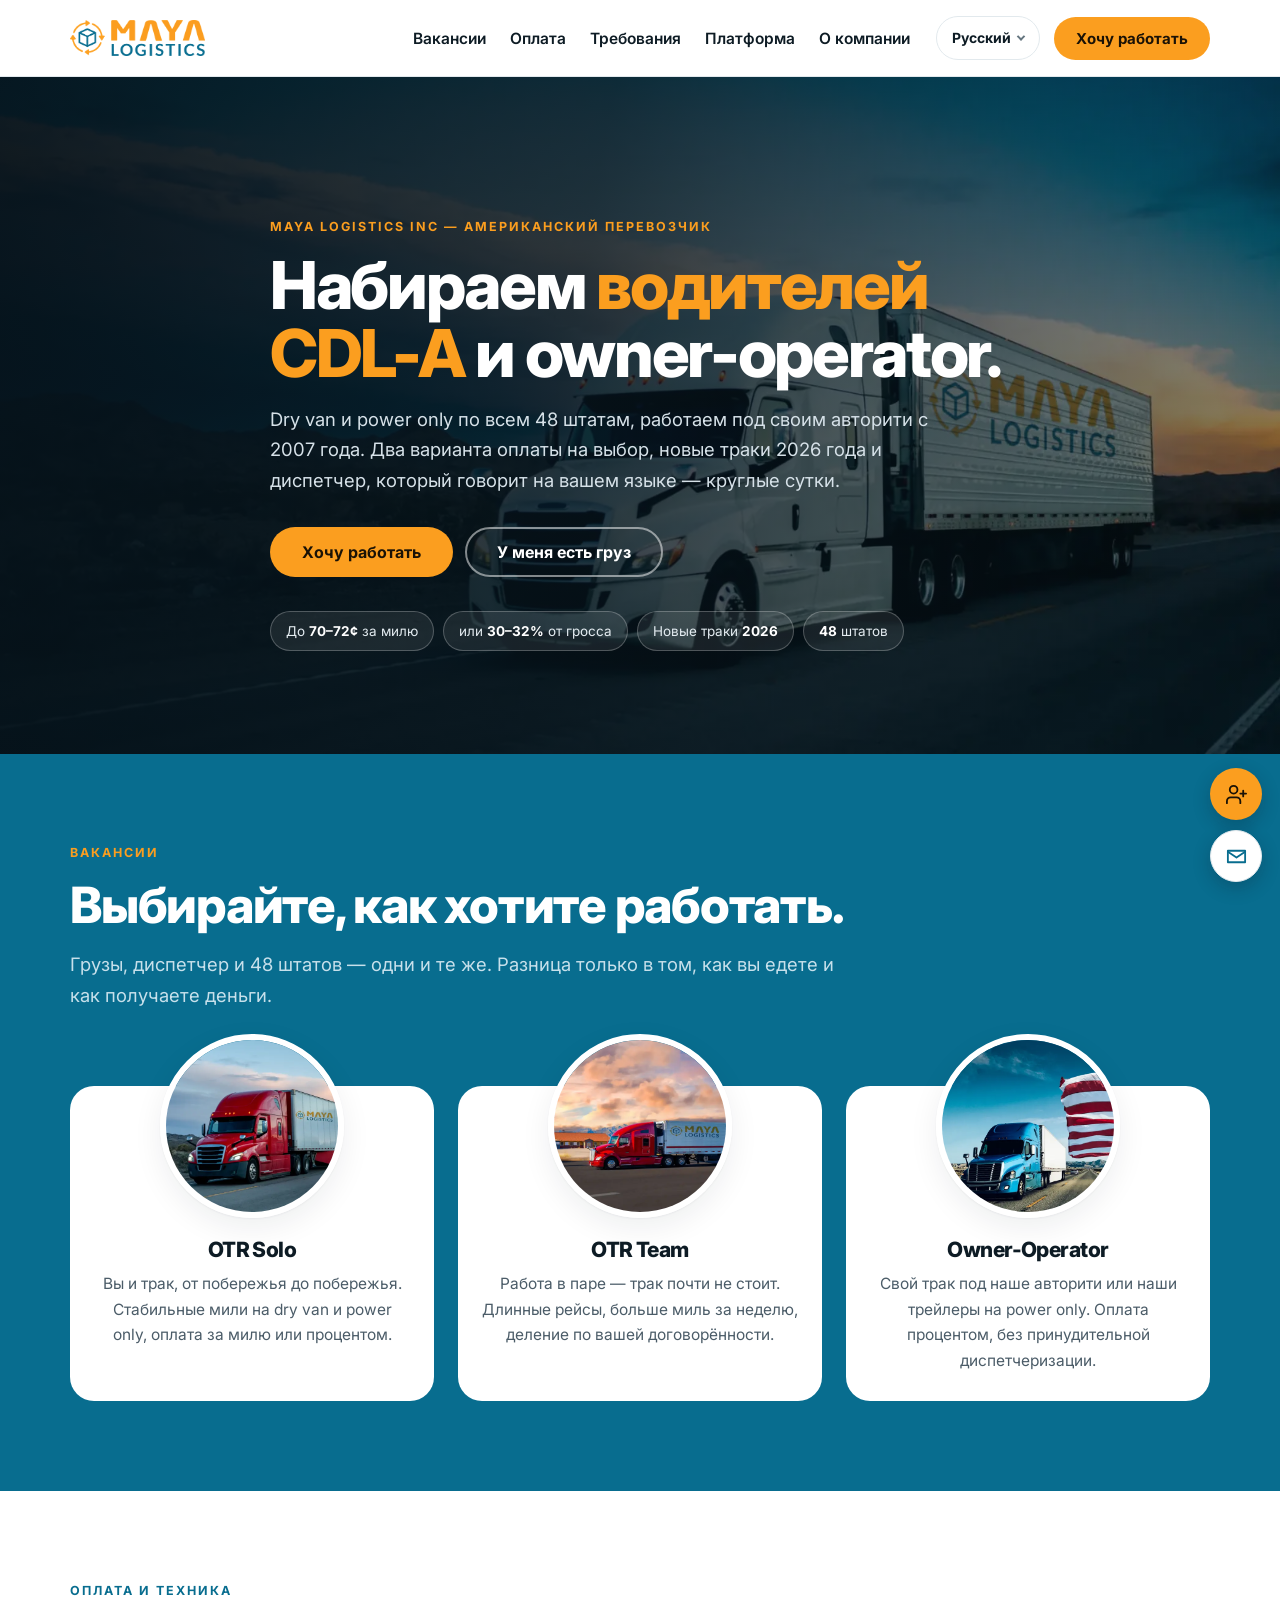
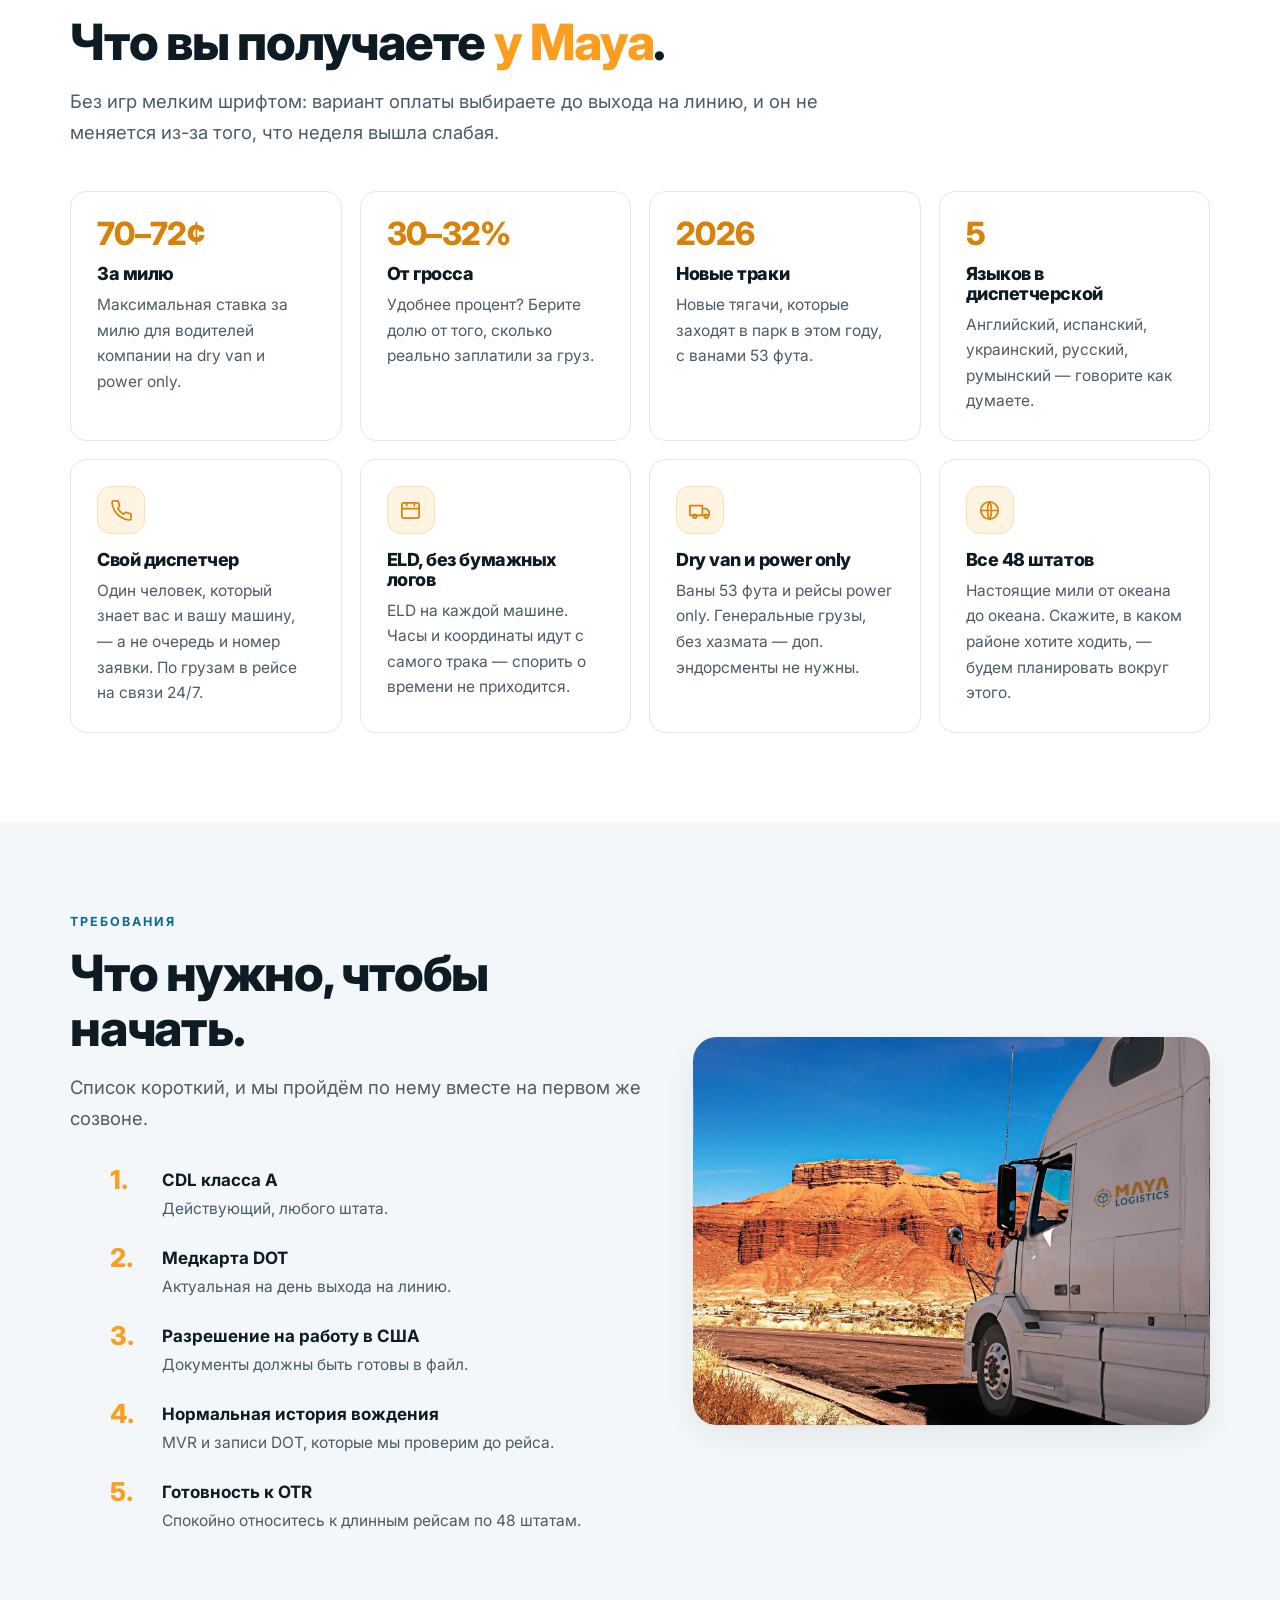
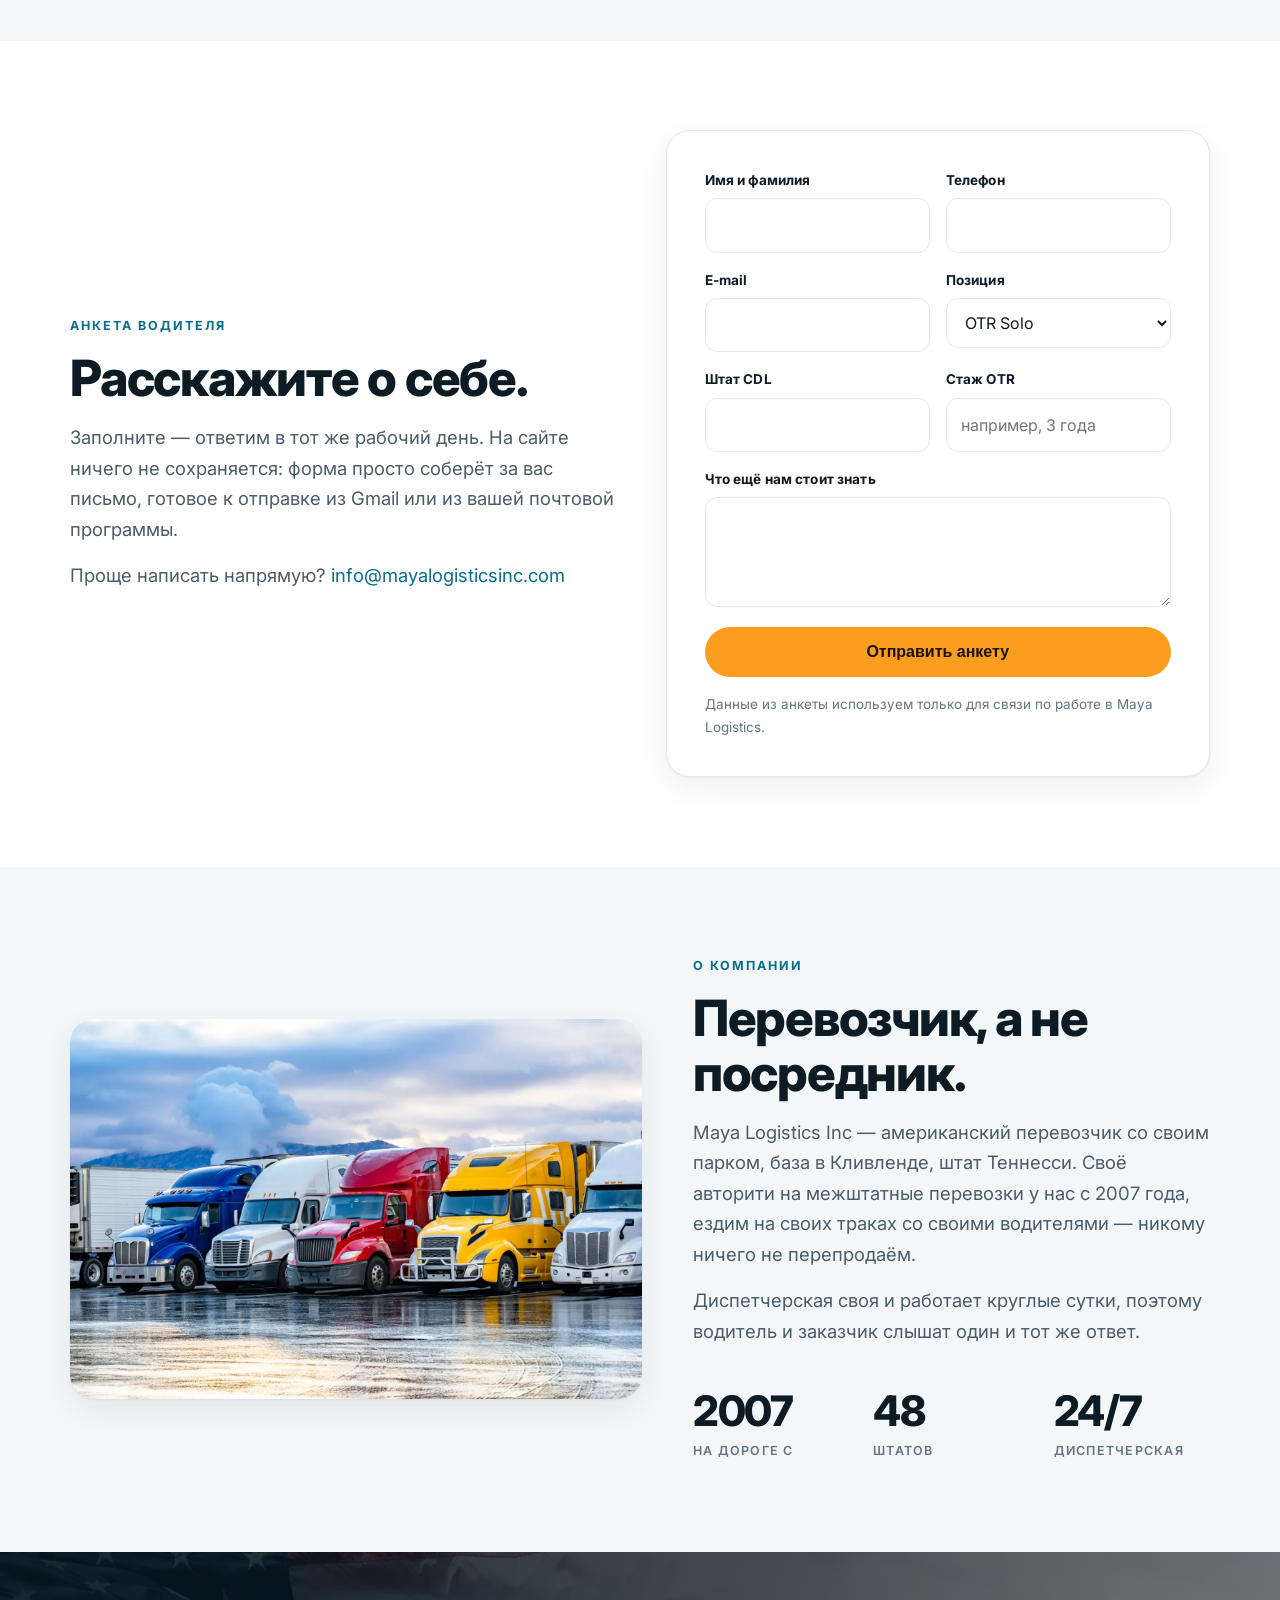
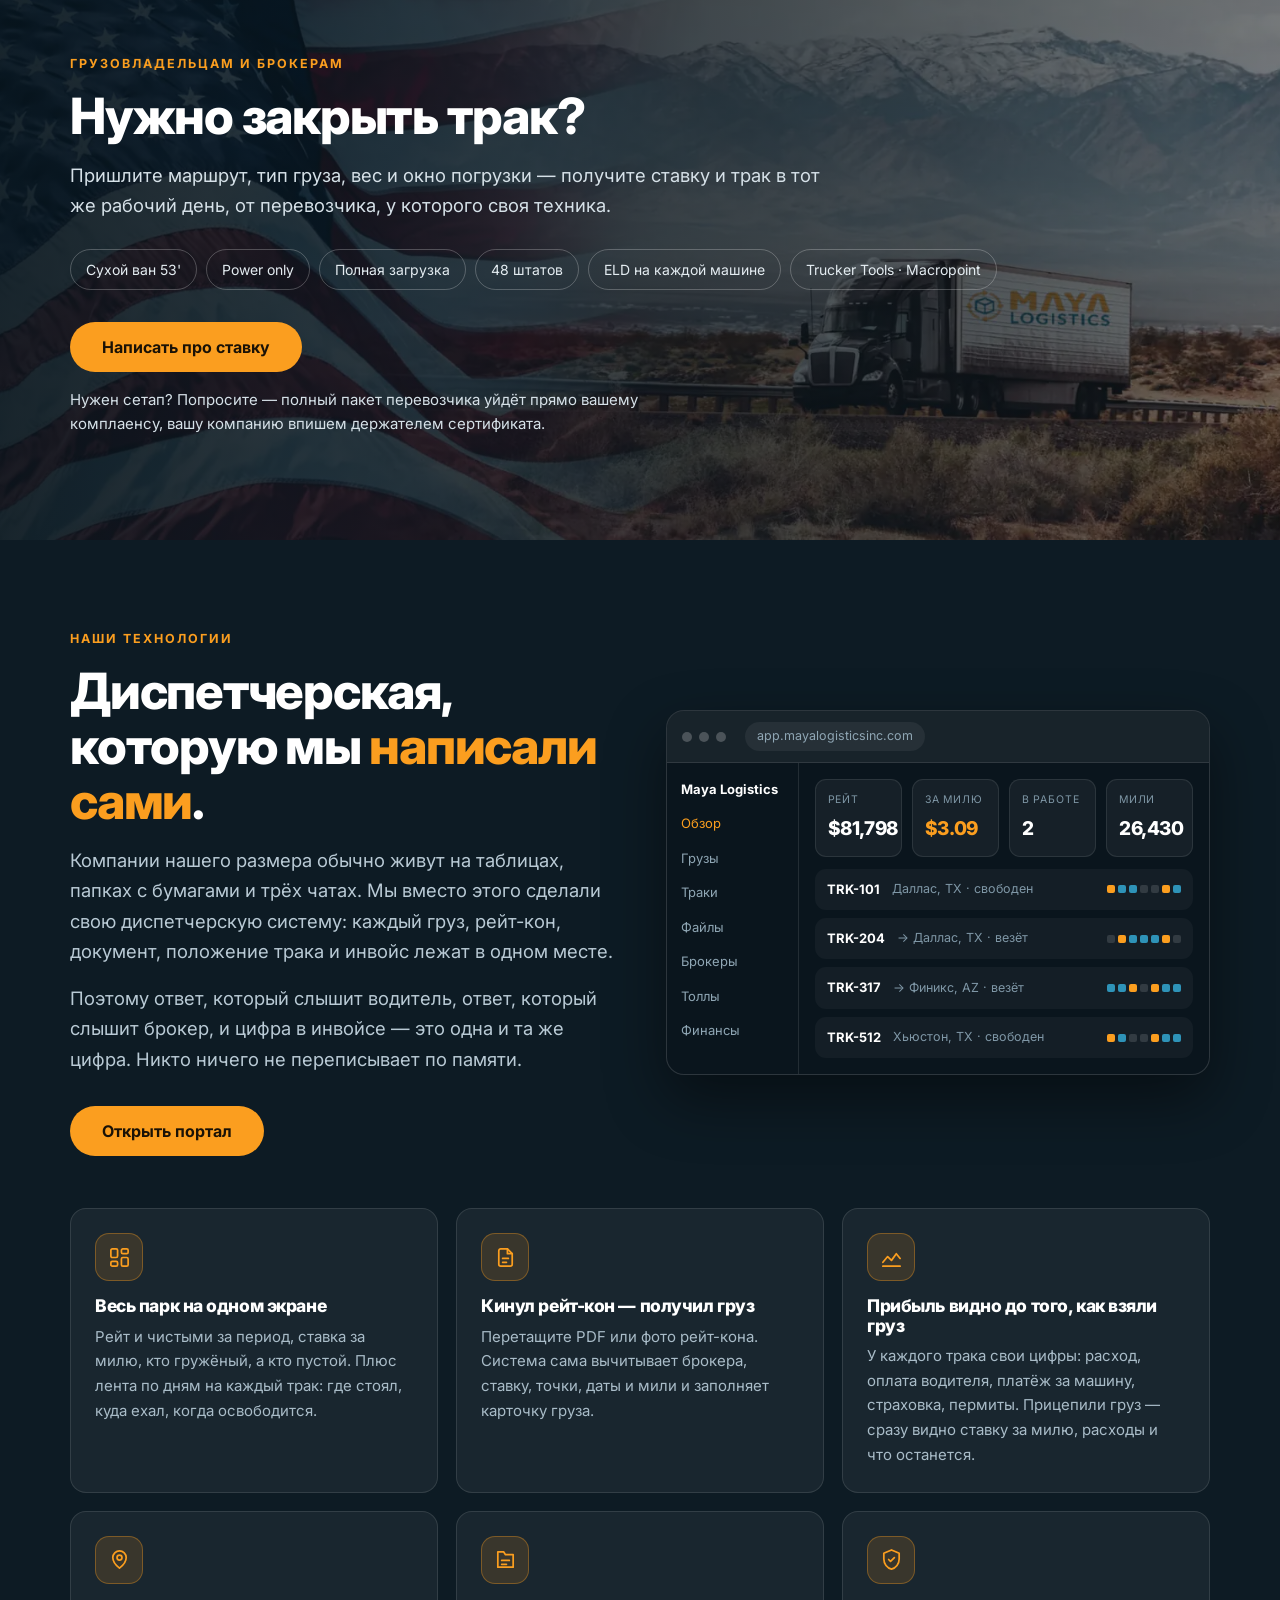
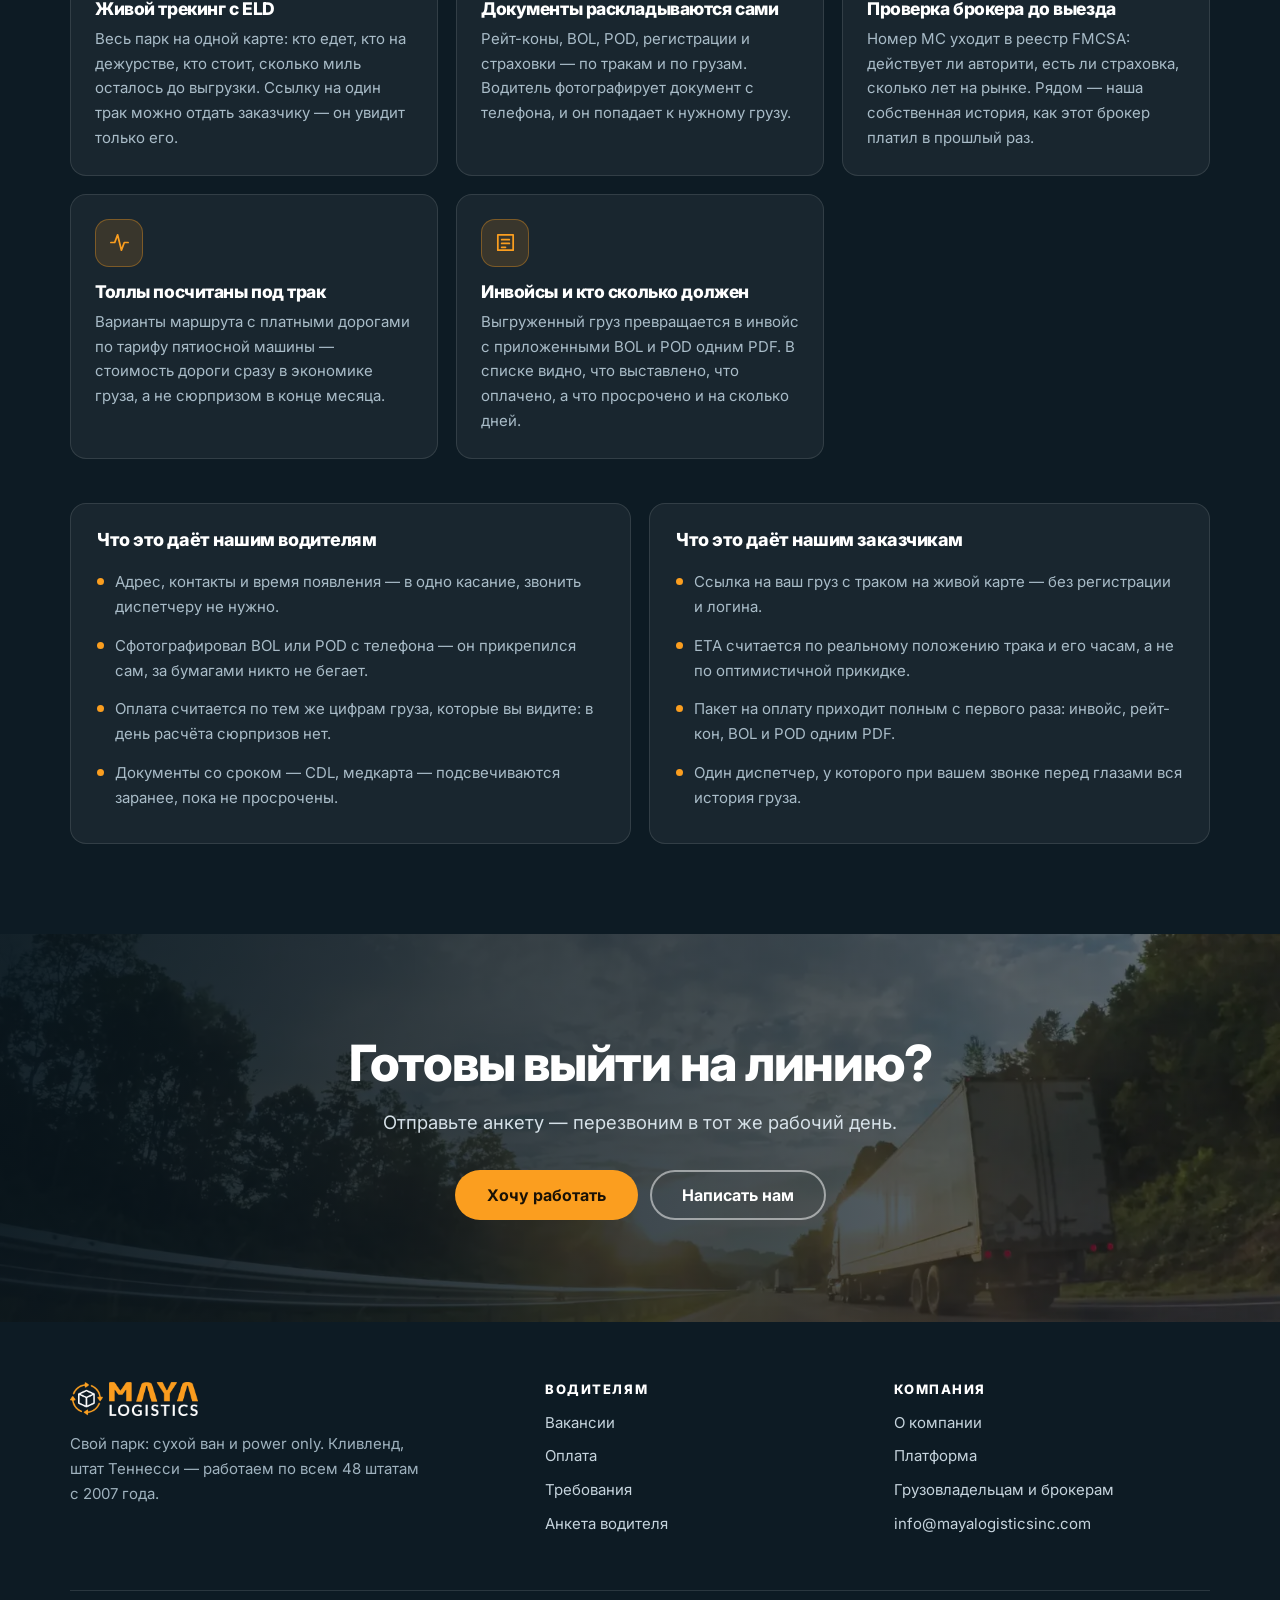
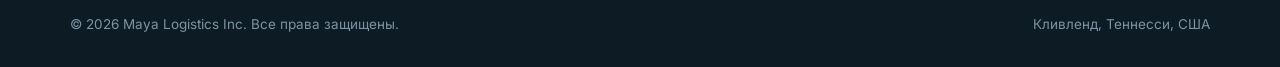
<file: ru/index.html>
<!DOCTYPE html>
<html lang="ru">
<head>
<meta charset="utf-8">
<meta name="viewport" content="width=device-width, initial-scale=1">
<title>Maya Logistics Inc — работа для водителей CDL класса A по 48 штатам</title>
<meta name="description" content="Maya Logistics Inc набирает водителей CDL класса A и owner-operator. 70–72¢ за милю или 30–32% от гросса, новые траки 2026, dry van и power only, все 48 штатов, диспетчер говорит по-русски.">
<meta name="theme-color" content="#086D8F">
<link rel="canonical" href="https://mayalogisticsinc.com/ru/">
<link rel="alternate" hreflang="en" href="https://mayalogisticsinc.com/">
<link rel="alternate" hreflang="es" href="https://mayalogisticsinc.com/es/">
<link rel="alternate" hreflang="ru" href="https://mayalogisticsinc.com/ru/">
<link rel="alternate" hreflang="uk" href="https://mayalogisticsinc.com/uk/">
<link rel="alternate" hreflang="ro" href="https://mayalogisticsinc.com/ro/">
<link rel="alternate" hreflang="kk" href="https://mayalogisticsinc.com/kk/">
<link rel="alternate" hreflang="x-default" href="https://mayalogisticsinc.com/">
<meta property="og:type" content="website">
<meta property="og:url" content="https://mayalogisticsinc.com/ru/">
<meta property="og:title" content="Maya Logistics Inc — набор водителей CDL класса A">
<meta property="og:description" content="70–72¢ за милю или 30–32% от гросса. Новые траки 2026, dry van и power only, 48 штатов, диспетчер говорит по-русски.">
<meta property="og:image" content="https://mayalogisticsinc.com/assets/hero-1600.webp">
<meta property="og:locale" content="ru_RU">
<meta name="twitter:card" content="summary_large_image">

<link rel="icon" href="/assets/favicon.ico" sizes="any">
<link rel="icon" href="/assets/favicon-32.png" type="image/png">
<link rel="apple-touch-icon" href="/assets/apple-touch-icon.png">

<link rel="preconnect" href="https://fonts.googleapis.com">
<link rel="preconnect" href="https://fonts.gstatic.com" crossorigin>
<link rel="stylesheet" href="https://fonts.googleapis.com/css2?family=Inter:wght@400;600;700;800&display=swap">
<link rel="preload" as="image" href="/assets/hero-800.webp" media="(max-width:800px)">
<link rel="preload" as="image" href="/assets/hero-1600.webp" media="(min-width:801px)">
<link rel="stylesheet" href="/assets/site.css?v=5">
</head>
<body data-mail-enc="Q0RMRWpHS1NLRkVNQ1leQ0lZQ0RJBElFRwZOQ1laS15JQmpHS1NLRkVNQ1leQ0lZQ0RJBElFRwZHS1NLRkVNQ1leQ0lZSUVYWmpNR0tDRgRJRUc=">

<header class="site-header">
  <div class="wrap header-in">
    <a class="brand" href="/ru/" aria-label="Maya Logistics Inc">
      <img src="/assets/logo.png" width="760" height="202" alt="Maya Logistics Inc">
    </a>

    <button class="burger" type="button" data-nav-toggle aria-expanded="false" aria-controls="menu" aria-label="Меню">
      <span></span>
    </button>

    <nav class="nav" id="menu" aria-label="Меню">
      <ul class="nav-links">
        <li><a href="#positions">Вакансии</a></li>
        <li><a href="#pay">Оплата</a></li>
        <li><a href="#requirements">Требования</a></li>
        <li><a href="#platform">Платформа</a></li>
        <li><a href="#company">О компании</a></li>
      </ul>
      <div class="nav-side">
        <details class="lang">
          <summary aria-label="Язык">Русский</summary>
          <ul>
            <li><a href="/" hreflang="en">English</a></li>
            <li><a href="/es/" hreflang="es">Español</a></li>
            <li><a href="/ru/" hreflang="ru" aria-current="true">Русский</a></li>
            <li><a href="/uk/" hreflang="uk">Українська</a></li>
            <li><a href="/ro/" hreflang="ro">Română</a></li>
            <li><a href="/kk/" hreflang="kk">Қазақша</a></li>
          </ul>
        </details>
        <a class="btn btn-o" href="#apply">Хочу работать</a>
      </div>
    </nav>
  </div>
</header>

<main>

<!-- ================= HERO ================= -->
<section class="hero bg-hero">
  <div class="wrap hero-in">
    <p class="eyebrow">Maya Logistics Inc — американский перевозчик</p>
    <h1>Набираем <em>водителей CDL-A</em> и owner-operator.</h1>
    <p class="lead">Dry van и power only по всем 48 штатам, работаем под своим авторити с 2007 года. Два варианта оплаты на выбор, новые траки 2026 года и диспетчер, который говорит на вашем языке — круглые сутки.</p>
    <div class="btns">
      <a class="btn btn-o" href="#apply">Хочу работать</a>
      <a class="btn btn-ghost" href="#shippers">У меня есть груз</a>
    </div>
    <div class="chips">
      <span class="chip">До <b>70–72¢</b> за милю</span>
      <span class="chip">или <b>30–32%</b> от гросса</span>
      <span class="chip">Новые траки <b>2026</b></span>
      <span class="chip"><b>48</b> штатов</span>
    </div>
  </div>
</section>

<!-- ================= POSITIONS ================= -->
<section id="positions" class="positions">
  <div class="wrap">
    <p class="eyebrow">Вакансии</p>
    <h2 class="h2">Выбирайте, как хотите работать.</h2>
    <p class="lead">Грузы, диспетчер и 48 штатов — одни и те же. Разница только в том, как вы едете и как получаете деньги.</p>

    <div class="pos-grid">
      <article class="pos">
        <img src="/assets/pos-solo.webp" width="560" height="560" loading="lazy" decoding="async" alt="Тягач с сухим ваном на вечерней трассе">
        <h3>OTR Solo</h3>
        <p>Вы и трак, от побережья до побережья. Стабильные мили на dry van и power only, оплата за милю или процентом.</p>
      </article>

      <article class="pos">
        <img src="/assets/pos-team.webp" width="560" height="560" loading="lazy" decoding="async" alt="Тягач с прицепом на закате">
        <h3>OTR Team</h3>
        <p>Работа в паре — трак почти не стоит. Длинные рейсы, больше миль за неделю, деление по вашей договорённости.</p>
      </article>

      <article class="pos">
        <img src="/assets/pos-oo.webp" width="560" height="560" loading="lazy" decoding="async" alt="Тягач на трассе в пустыне и флаг США">
        <h3>Owner-Operator</h3>
        <p>Свой трак под наше авторити или наши трейлеры на power only. Оплата процентом, без принудительной диспетчеризации.</p>
      </article>
    </div>
  </div>
</section>

<!-- ================= PAY & EQUIPMENT ================= -->
<section id="pay">
  <div class="wrap">
    <p class="eyebrow">Оплата и техника</p>
    <h2 class="h2">Что вы получаете <em>у Maya</em>.</h2>
    <p class="lead">Без игр мелким шрифтом: вариант оплаты выбираете до выхода на линию, и он не меняется из-за того, что неделя вышла слабая.</p>

    <div class="perks">
      <div class="perk">
        <b>70–72¢</b>
        <h3>За милю</h3>
        <p>Максимальная ставка за милю для водителей компании на dry van и power only.</p>
      </div>
      <div class="perk">
        <b>30–32%</b>
        <h3>От гросса</h3>
        <p>Удобнее процент? Берите долю от того, сколько реально заплатили за груз.</p>
      </div>
      <div class="perk">
        <b>2026</b>
        <h3>Новые траки</h3>
        <p>Новые тягачи, которые заходят в парк в этом году, с ванами 53 фута.</p>
      </div>
      <div class="perk">
        <b>5</b>
        <h3>Языков в диспетчерской</h3>
        <p>Английский, испанский, украинский, русский, румынский — говорите как думаете.</p>
      </div>
      <div class="perk">
        <div class="ico"><svg viewBox="0 0 24 24" aria-hidden="true"><path d="M22 16.9v3a2 2 0 0 1-2.2 2 19.8 19.8 0 0 1-8.6-3.1 19.5 19.5 0 0 1-6-6A19.8 19.8 0 0 1 2.1 4.2 2 2 0 0 1 4.1 2h3a2 2 0 0 1 2 1.7c.1 1 .4 1.9.7 2.8a2 2 0 0 1-.5 2.1L8.1 9.9a16 16 0 0 0 6 6l1.3-1.3a2 2 0 0 1 2.1-.4c.9.3 1.8.6 2.8.7a2 2 0 0 1 1.7 2z"/></svg></div>
        <h3>Свой диспетчер</h3>
        <p>Один человек, который знает вас и вашу машину, — а не очередь и номер заявки. По грузам в рейсе на связи 24/7.</p>
      </div>
      <div class="perk">
        <div class="ico"><svg viewBox="0 0 24 24" aria-hidden="true"><rect x="3" y="4" width="18" height="16" rx="2"/><path d="M3 10h18M8 4v3M16 4v3"/></svg></div>
        <h3>ELD, без бумажных логов</h3>
        <p>ELD на каждой машине. Часы и координаты идут с самого трака — спорить о времени не приходится.</p>
      </div>
      <div class="perk">
        <div class="ico"><svg viewBox="0 0 24 24" aria-hidden="true"><path d="M1 7h13v10H1zM14 10h4l3 3v4h-7z"/><circle cx="6" cy="18" r="2"/><circle cx="18" cy="18" r="2"/></svg></div>
        <h3>Dry van и power only</h3>
        <p>Ваны 53 фута и рейсы power only. Генеральные грузы, без хазмата — доп. эндорсменты не нужны.</p>
      </div>
      <div class="perk">
        <div class="ico"><svg viewBox="0 0 24 24" aria-hidden="true"><circle cx="12" cy="12" r="9"/><path d="M3 12h18M12 3c2.6 2.8 2.6 15.2 0 18M12 3c-2.6 2.8-2.6 15.2 0 18"/></svg></div>
        <h3>Все 48 штатов</h3>
        <p>Настоящие мили от океана до океана. Скажите, в каком районе хотите ходить, — будем планировать вокруг этого.</p>
      </div>
    </div>
  </div>
</section>

<!-- ================= REQUIREMENTS ================= -->
<section id="requirements" class="soft">
  <div class="wrap split">
    <div>
      <p class="eyebrow">Требования</p>
      <h2 class="h2">Что нужно, чтобы начать.</h2>
      <p class="lead">Список короткий, и мы пройдём по нему вместе на первом же созвоне.</p>

      <ol class="steps">
        <li><i>1.</i><div><b>CDL класса A</b><span>Действующий, любого штата.</span></div></li>
        <li><i>2.</i><div><b>Медкарта DOT</b><span>Актуальная на день выхода на линию.</span></div></li>
        <li><i>3.</i><div><b>Разрешение на работу в США</b><span>Документы должны быть готовы в файл.</span></div></li>
        <li><i>4.</i><div><b>Нормальная история вождения</b><span>MVR и записи DOT, которые мы проверим до рейса.</span></div></li>
        <li><i>5.</i><div><b>Готовность к OTR</b><span>Спокойно относитесь к длинным рейсам по 48 штатам.</span></div></li>
      </ol>
    </div>

    <div class="shot">
      <picture>
        <source media="(max-width:700px)" srcset="/assets/fleet-800.webp">
        <img src="/assets/fleet-1600.webp" width="1600" height="1200" loading="lazy" decoding="async" alt="Тягач на трассе среди красных скал">
      </picture>
    </div>
  </div>
</section>

<!-- ================= APPLY ================= -->
<section id="apply">
  <div class="wrap contact-grid">
    <div>
      <p class="eyebrow">Анкета водителя</p>
      <h2 class="h2">Расскажите о себе.</h2>
      <p class="lead">Заполните — ответим в тот же рабочий день. На сайте ничего не сохраняется: форма просто соберёт за вас письмо, готовое к отправке из Gmail или из вашей почтовой программы.</p>
      <p class="lead">Проще написать напрямую? <a data-mail href="#apply" data-mail-addr></a></p>
    </div>

    <form class="form-wrap" data-mail-form
          data-subject="Анкета водителя — Maya Logistics" data-sent-title="Анкета готова">
      <div class="fields">
        <div class="field">
          <label for="f-name">Имя и фамилия</label>
          <input id="f-name" name="name" data-label="Имя и фамилия" type="text" autocomplete="name" required>
        </div>
        <div class="field">
          <label for="f-phone">Телефон</label>
          <input id="f-phone" name="phone" data-label="Телефон" type="tel" autocomplete="tel" required>
        </div>
        <div class="field">
          <label for="f-email">E-mail</label>
          <input id="f-email" name="email" data-label="E-mail" type="email" autocomplete="email">
        </div>
        <div class="field">
          <label for="f-pos">Позиция</label>
          <select id="f-pos" name="position" data-label="Позиция">
            <option>OTR Solo</option>
            <option>OTR Team</option>
            <option>Owner-Operator</option>
          </select>
        </div>
        <div class="field">
          <label for="f-cdl">Штат CDL</label>
          <input id="f-cdl" name="cdl" data-label="Штат CDL" type="text">
        </div>
        <div class="field">
          <label for="f-exp">Стаж OTR</label>
          <input id="f-exp" name="experience" data-label="Стаж OTR" type="text" placeholder="например, 3 года">
        </div>
        <div class="field full">
          <label for="f-msg">Что ещё нам стоит знать</label>
          <textarea id="f-msg" name="message" data-label="Что ещё нам стоит знать"></textarea>
        </div>
      </div>
      <button class="btn btn-o" type="submit" style="width:100%;margin-top:20px">Отправить анкету</button>
      <p class="form-note">Данные из анкеты используем только для связи по работе в Maya Logistics.</p>
    </form>
  </div>
</section>

<!-- ================= COMPANY ================= -->
<section id="company" class="soft">
  <div class="wrap split rev">
    <div class="shot">
      <picture>
        <source media="(max-width:700px)" srcset="/assets/lot-800.webp">
        <img src="/assets/lot-1600.webp" width="1600" height="1066" loading="lazy" decoding="async" alt="Тягачи на стоянке терминала">
      </picture>
    </div>

    <div>
      <p class="eyebrow">О компании</p>
      <h2 class="h2">Перевозчик, а не посредник.</h2>
      <p class="lead">Maya Logistics Inc — американский перевозчик со своим парком, база в Кливленде, штат Теннесси. Своё авторити на межштатные перевозки у нас с 2007 года, ездим на своих траках со своими водителями — никому ничего не перепродаём.</p>
      <p class="lead">Диспетчерская своя и работает круглые сутки, поэтому водитель и заказчик слышат один и тот же ответ.</p>

      <div class="stats">
        <div class="stat"><b>2007</b><span>На дороге с</span></div>
        <div class="stat"><b>48</b><span>Штатов</span></div>
        <div class="stat"><b>24/7</b><span>Диспетчерская</span></div>
      </div>
    </div>
  </div>
</section>

<!-- ================= SHIPPERS ================= -->
<section id="shippers" class="band bg-flag">
  <div class="wrap">
    <p class="eyebrow">Грузовладельцам и брокерам</p>
    <h2 class="h2">Нужно закрыть трак?</h2>
    <p class="lead">Пришлите маршрут, тип груза, вес и окно погрузки — получите ставку и трак в тот же рабочий день, от перевозчика, у которого своя техника.</p>

    <div class="tags">
      <span class="tag">Сухой ван 53'</span>
      <span class="tag">Power only</span>
      <span class="tag">Полная загрузка</span>
      <span class="tag">48 штатов</span>
      <span class="tag">ELD на каждой машине</span>
      <span class="tag">Trucker Tools · Macropoint</span>
    </div>

    <div class="btns">
      <a class="btn btn-o" href="#apply" data-mail data-mail-title="Написать про ставку"
         data-subject="Freight quote request"
         data-body="Company:&#10;Contact name:&#10;Lane (pickup city/state - delivery city/state):&#10;Pickup date and window:&#10;Commodity and weight:&#10;Equipment (dry van or power only):&#10;">Написать про ставку</a>
    </div>
    <p class="lead" style="font-size:15px">Нужен сетап? Попросите — полный пакет перевозчика уйдёт прямо вашему комплаенсу, вашу компанию впишем держателем сертификата.</p>
  </div>
</section>

<!-- ================= PLATFORM ================= -->
<section id="platform" class="app-sec">
  <div class="wrap">
    <div class="app-top">
      <div>
        <p class="eyebrow">Наши технологии</p>
        <h2 class="h2">Диспетчерская, которую мы <em>написали сами</em>.</h2>
        <p class="lead">Компании нашего размера обычно живут на таблицах, папках с бумагами и трёх чатах. Мы вместо этого сделали свою диспетчерскую систему: каждый груз, рейт-кон, документ, положение трака и инвойс лежат в одном месте.</p>
        <p class="lead">Поэтому ответ, который слышит водитель, ответ, который слышит брокер, и цифра в инвойсе — это одна и та же цифра. Никто ничего не переписывает по памяти.</p>
        <div class="btns">
          <a class="btn btn-o" href="https://app.mayalogisticsinc.com/login" target="_blank" rel="noopener">Открыть портал</a>
        </div>
      </div>

      <!-- illustration of the Overview screen, drawn in HTML -->
      <div class="win" aria-hidden="true">
        <div class="win-bar"><i></i><i></i><i></i><span>app.mayalogisticsinc.com</span></div>
        <div class="win-body">
          <div class="win-side">
            <b>Maya Logistics</b>
            <u>Обзор</u>
            <span>Грузы</span>
            <span>Траки</span>
            <span>Файлы</span>
            <span>Брокеры</span>
            <span>Толлы</span>
            <span>Финансы</span>
          </div>
          <div class="win-main">
            <div class="kpis">
              <div class="kpi"><small>Рейт</small><b>$81,798</b></div>
              <div class="kpi up"><small>За милю</small><b>$3.09</b></div>
              <div class="kpi"><small>В работе</small><b>2</b></div>
              <div class="kpi"><small>Мили</small><b>26,430</b></div>
            </div>
            <div class="rows">
              <div class="wrow"><b>TRK-101</b><em>Даллас, TX · свободен</em>
                <span class="dots"><i class="a"></i><i class="b"></i><i class="b"></i><i></i><i></i><i class="a"></i><i class="b"></i></span></div>
              <div class="wrow"><b>TRK-204</b><em>→ Даллас, TX · везёт</em>
                <span class="dots"><i></i><i class="a"></i><i class="b"></i><i class="b"></i><i class="b"></i><i class="a"></i><i></i></span></div>
              <div class="wrow"><b>TRK-317</b><em>→ Финикс, AZ · везёт</em>
                <span class="dots"><i class="b"></i><i class="b"></i><i class="a"></i><i></i><i class="a"></i><i class="b"></i><i class="b"></i></span></div>
              <div class="wrow"><b>TRK-512</b><em>Хьюстон, TX · свободен</em>
                <span class="dots"><i class="a"></i><i class="b"></i><i></i><i></i><i class="a"></i><i class="b"></i><i class="b"></i></span></div>
            </div>
          </div>
        </div>
      </div>
    </div>

    <div class="fcards">
      <article class="fcard">
        <div class="ico"><svg viewBox="0 0 24 24" aria-hidden="true"><rect x="3" y="3" width="7" height="9" rx="1.5"/><rect x="14" y="3" width="7" height="5" rx="1.5"/><rect x="3" y="16" width="7" height="5" rx="1.5"/><rect x="14" y="12" width="7" height="9" rx="1.5"/></svg></div>
        <h3>Весь парк на одном экране</h3>
        <p>Рейт и чистыми за период, ставка за милю, кто гружёный, а кто пустой. Плюс лента по дням на каждый трак: где стоял, куда ехал, когда освободится.</p>
      </article>

      <article class="fcard">
        <div class="ico"><svg viewBox="0 0 24 24" aria-hidden="true"><path d="M14 3H7a2 2 0 0 0-2 2v14a2 2 0 0 0 2 2h10a2 2 0 0 0 2-2V8z"/><path d="M14 3v5h5M9 13h6M9 17h4"/></svg></div>
        <h3>Кинул рейт-кон — получил груз</h3>
        <p>Перетащите PDF или фото рейт-кона. Система сама вычитывает брокера, ставку, точки, даты и мили и заполняет карточку груза.</p>
      </article>

      <article class="fcard">
        <div class="ico"><svg viewBox="0 0 24 24" aria-hidden="true"><path d="M3 17l5-6 4 4 5-7 4 5"/><path d="M3 21h18"/></svg></div>
        <h3>Прибыль видно до того, как взяли груз</h3>
        <p>У каждого трака свои цифры: расход, оплата водителя, платёж за машину, страховка, пермиты. Прицепили груз — сразу видно ставку за милю, расходы и что останется.</p>
      </article>

      <article class="fcard">
        <div class="ico"><svg viewBox="0 0 24 24" aria-hidden="true"><path d="M12 21s7-5.2 7-11a7 7 0 1 0-14 0c0 5.8 7 11 7 11z"/><circle cx="12" cy="10" r="2.6"/></svg></div>
        <h3>Живой трекинг с ELD</h3>
        <p>Весь парк на одной карте: кто едет, кто на дежурстве, кто стоит, сколько миль осталось до выгрузки. Ссылку на один трак можно отдать заказчику — он увидит только его.</p>
      </article>

      <article class="fcard">
        <div class="ico"><svg viewBox="0 0 24 24" aria-hidden="true"><path d="M4 4h6l2 3h8v13H4z"/><path d="M8 13h8M8 17h5"/></svg></div>
        <h3>Документы раскладываются сами</h3>
        <p>Рейт-коны, BOL, POD, регистрации и страховки — по тракам и по грузам. Водитель фотографирует документ с телефона, и он попадает к нужному грузу.</p>
      </article>

      <article class="fcard">
        <div class="ico"><svg viewBox="0 0 24 24" aria-hidden="true"><path d="M12 2 4 5.5v6c0 5 3.4 9.3 8 10.5 4.6-1.2 8-5.5 8-10.5v-6z"/><path d="M9 12l2 2 4-4"/></svg></div>
        <h3>Проверка брокера до выезда</h3>
        <p>Номер MC уходит в реестр FMCSA: действует ли авторити, есть ли страховка, сколько лет на рынке. Рядом — наша собственная история, как этот брокер платил в прошлый раз.</p>
      </article>

      <article class="fcard">
        <div class="ico"><svg viewBox="0 0 24 24" aria-hidden="true"><path d="M3 12h4l3-8 4 16 3-8h4"/></svg></div>
        <h3>Толлы посчитаны под трак</h3>
        <p>Варианты маршрута с платными дорогами по тарифу пятиосной машины — стоимость дороги сразу в экономике груза, а не сюрпризом в конце месяца.</p>
      </article>

      <article class="fcard">
        <div class="ico"><svg viewBox="0 0 24 24" aria-hidden="true"><path d="M4 4h16v16H4z"/><path d="M8 9h8M8 13h8M8 17h4"/></svg></div>
        <h3>Инвойсы и кто сколько должен</h3>
        <p>Выгруженный груз превращается в инвойс с приложенными BOL и POD одним PDF. В списке видно, что выставлено, что оплачено, а что просрочено и на сколько дней.</p>
      </article>
    </div>

    <div class="who">
      <div>
        <h3>Что это даёт нашим водителям</h3>
        <ul>
          <li>Адрес, контакты и время появления — в одно касание, звонить диспетчеру не нужно.</li>
          <li>Сфотографировал BOL или POD с телефона — он прикрепился сам, за бумагами никто не бегает.</li>
          <li>Оплата считается по тем же цифрам груза, которые вы видите: в день расчёта сюрпризов нет.</li>
          <li>Документы со сроком — CDL, медкарта — подсвечиваются заранее, пока не просрочены.</li>
        </ul>
      </div>
      <div>
        <h3>Что это даёт нашим заказчикам</h3>
        <ul>
          <li>Ссылка на ваш груз с траком на живой карте — без регистрации и логина.</li>
          <li>ETA считается по реальному положению трака и его часам, а не по оптимистичной прикидке.</li>
          <li>Пакет на оплату приходит полным с первого раза: инвойс, рейт-кон, BOL и POD одним PDF.</li>
          <li>Один диспетчер, у которого при вашем звонке перед глазами вся история груза.</li>
        </ul>
      </div>
    </div>
  </div>
</section>

<!-- ================= CTA ================= -->
<section class="band bg-road">
  <div class="wrap center">
    <h2 class="h2">Готовы выйти на линию?</h2>
    <p class="lead">Отправьте анкету — перезвоним в тот же рабочий день.</p>
    <div class="btns" style="justify-content:center">
      <a class="btn btn-o" href="#apply">Хочу работать</a>
      <a class="btn btn-ghost" data-mail data-mail-title="Написать нам" href="#apply">Написать нам</a>
    </div>
  </div>
</section>

</main>

<footer class="site-footer">
  <div class="wrap">
    <div class="fgrid">
      <div>
        <img src="/assets/logo-light.png" width="760" height="202" alt="Maya Logistics Inc" loading="lazy">
        <p>Свой парк: сухой ван и power only. Кливленд, штат Теннесси — работаем по всем 48 штатам с 2007 года.</p>
      </div>
      <div>
        <h4>Водителям</h4>
        <ul>
          <li><a href="#positions">Вакансии</a></li>
          <li><a href="#pay">Оплата</a></li>
          <li><a href="#requirements">Требования</a></li>
          <li><a href="#apply">Анкета водителя</a></li>
        </ul>
      </div>
      <div>
        <h4>Компания</h4>
        <ul>
          <li><a href="#company">О компании</a></li>
          <li><a href="#platform">Платформа</a></li>
          <li><a href="#shippers">Грузовладельцам и брокерам</a></li>
          <li><a data-mail href="#apply" data-mail-addr></a></li>
        </ul>
      </div>
    </div>
    <div class="legal">
      <span>© 2026 Maya Logistics Inc. Все права защищены.</span>
      <span>Кливленд, Теннесси, США</span>
    </div>
  </div>
</footer>

<div class="fab">
  <a class="fab-o" href="#apply" title="Хочу работать" aria-label="Хочу работать">
    <svg viewBox="0 0 24 24" aria-hidden="true"><path d="M16 21v-2a4 4 0 0 0-4-4H6a4 4 0 0 0-4 4v2"/><circle cx="9" cy="7" r="4"/><path d="M19 8v6M22 11h-6"/></svg>
  </a>
  <a class="fab-w" href="#apply" data-mail data-mail-title="Написать нам" title="Написать нам" aria-label="Написать нам">
    <svg viewBox="0 0 24 24" aria-hidden="true"><path d="M3 6h18v12H3z"/><path d="m3 7 9 6 9-6"/></svg>
  </a>
</div>

<dialog class="mbox" id="mailbox" aria-labelledby="mbox-title">
  <div class="mbox-in">
    <div class="mbox-x"><form method="dialog"><button type="submit" aria-label="Закрыть">&times;</button></form></div>
    <h3 id="mbox-title" data-mbox-title>Написать нам</h3>
    <p class="mbox-sub" data-mbox-sub hidden></p>

    <div class="mbox-addr">
      <span data-mbox-addr></span>
      <button class="mbox-copy" type="button" data-mbox-copy-addr data-done="Готово">Скопировать</button>
    </div>

    <textarea data-mbox-body readonly hidden aria-label="Текст письма"></textarea>

    <div class="mbox-btns">
      <a class="btn btn-o" data-mbox-gmail href="https://mail.google.com/" target="_blank" rel="noopener">Открыть в Gmail</a>
      <a class="btn btn-line" data-mbox-mailto href="#apply">Почтовая программа</a>
      <button class="btn btn-line" type="button" data-mbox-copy-body data-done="Готово" hidden>Скопировать письмо</button>
    </div>

    <p class="mbox-warn" data-mbox-fallback hidden>Почтовая программа не открылась. Письмо уже скопировано — вставьте его в свою почту или нажмите «Открыть в Gmail».</p>
    <p class="mbox-note" data-mbox-note hidden>Скопировано в буфер обмена.</p>

  </div>
</dialog>

<script src="/assets/site.js?v=5" defer></script>
</body>
</html>
</file>
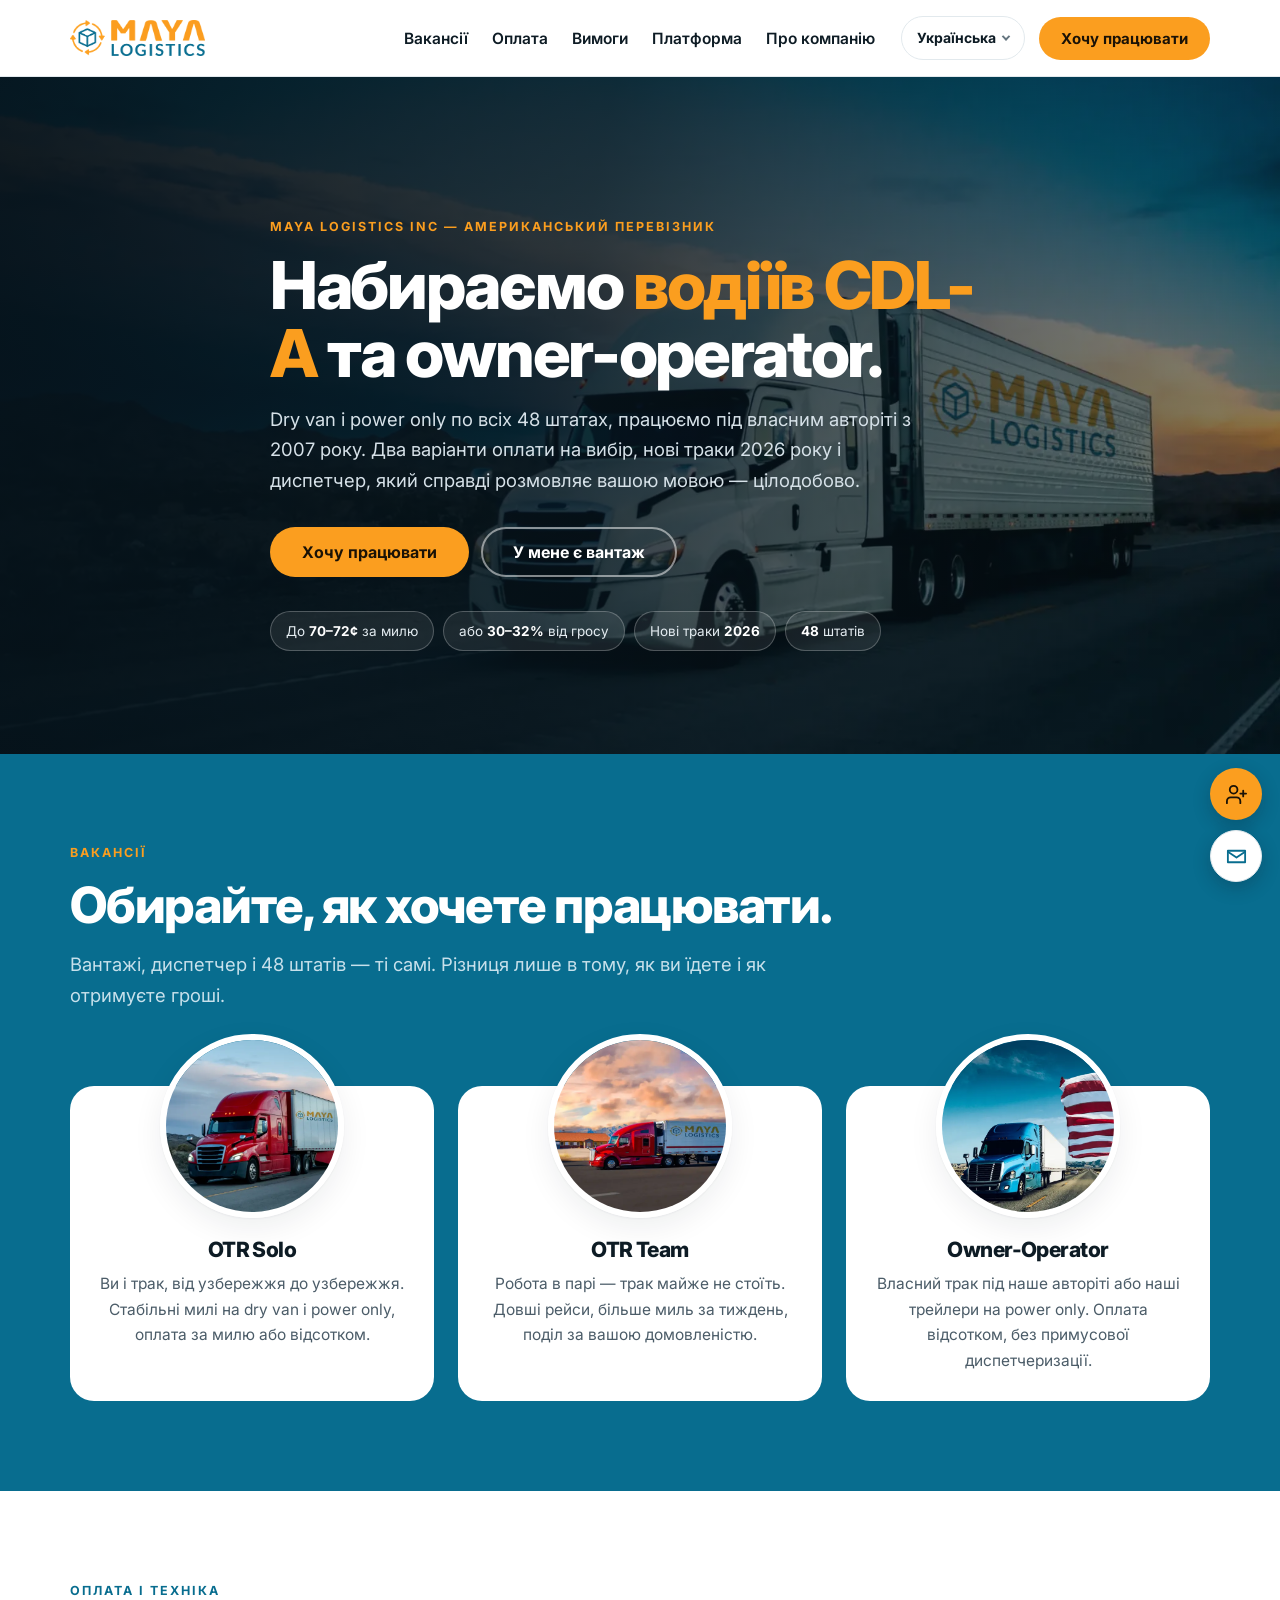
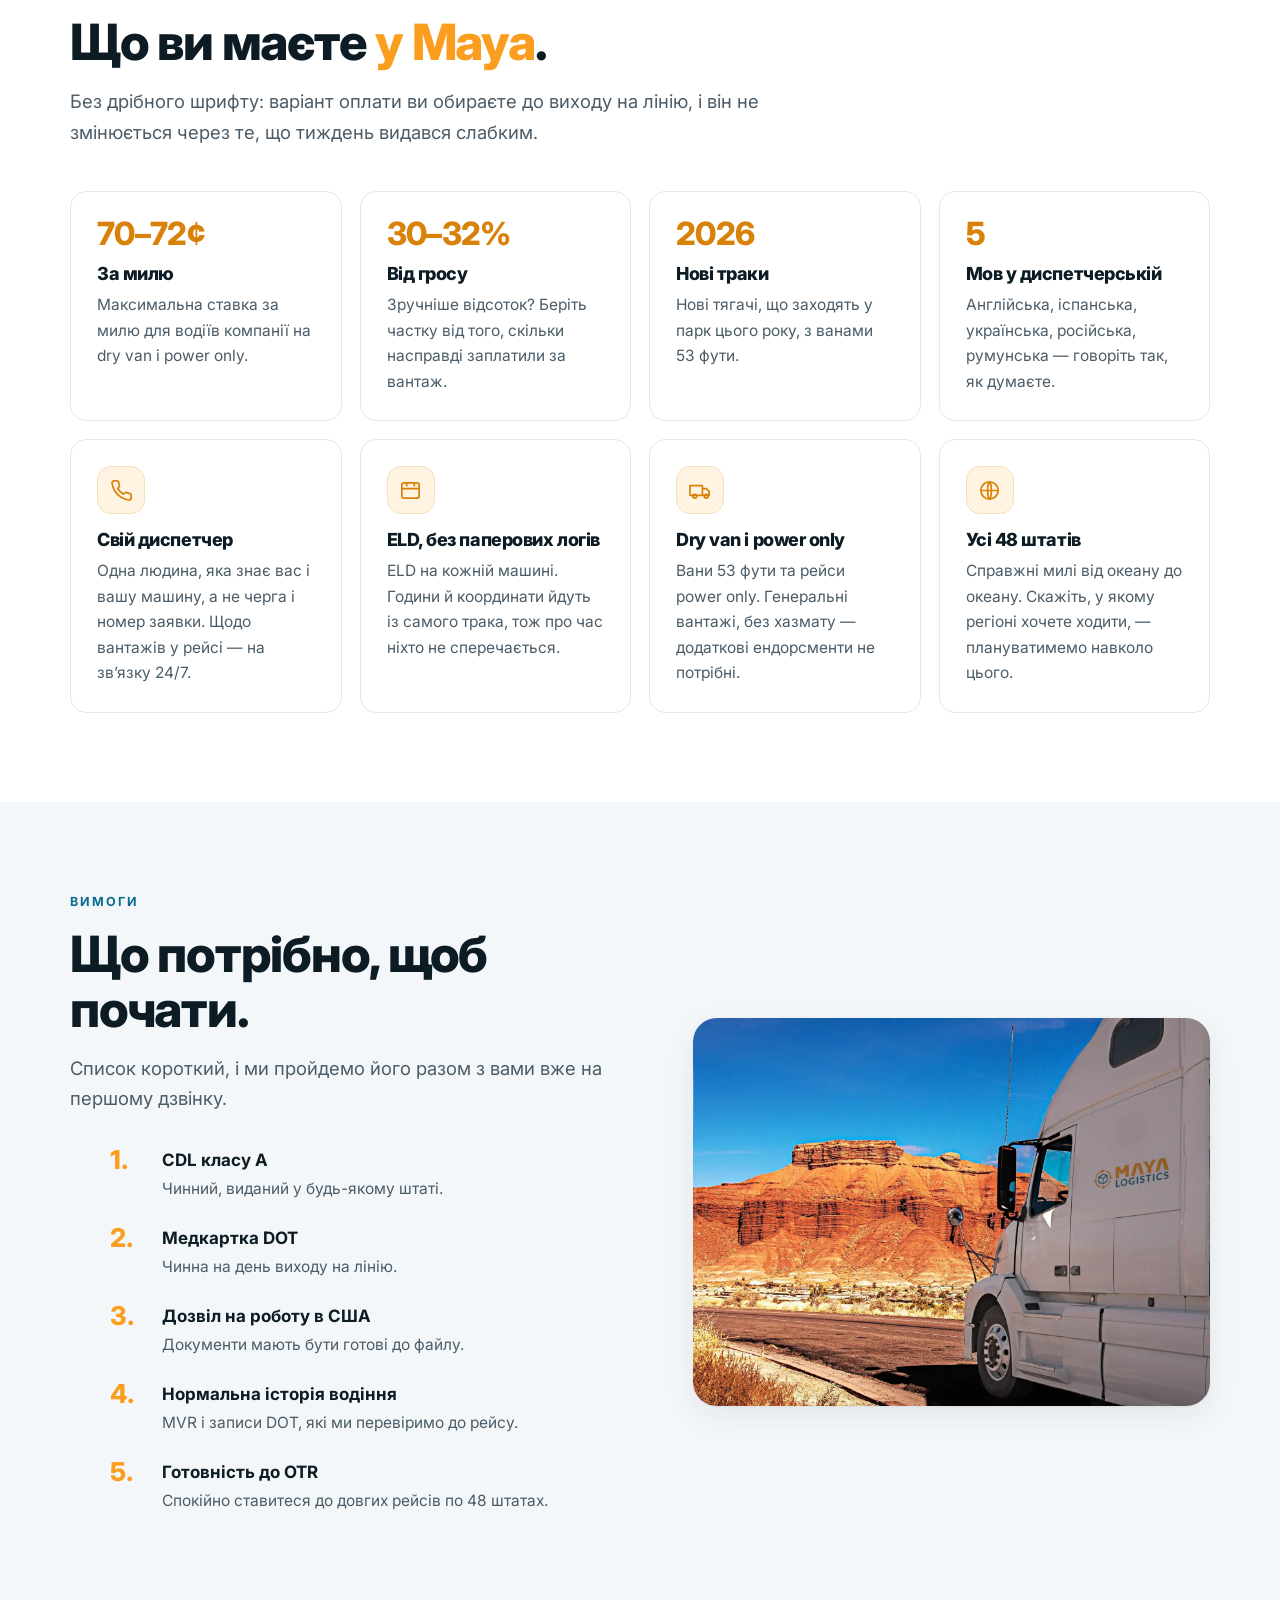
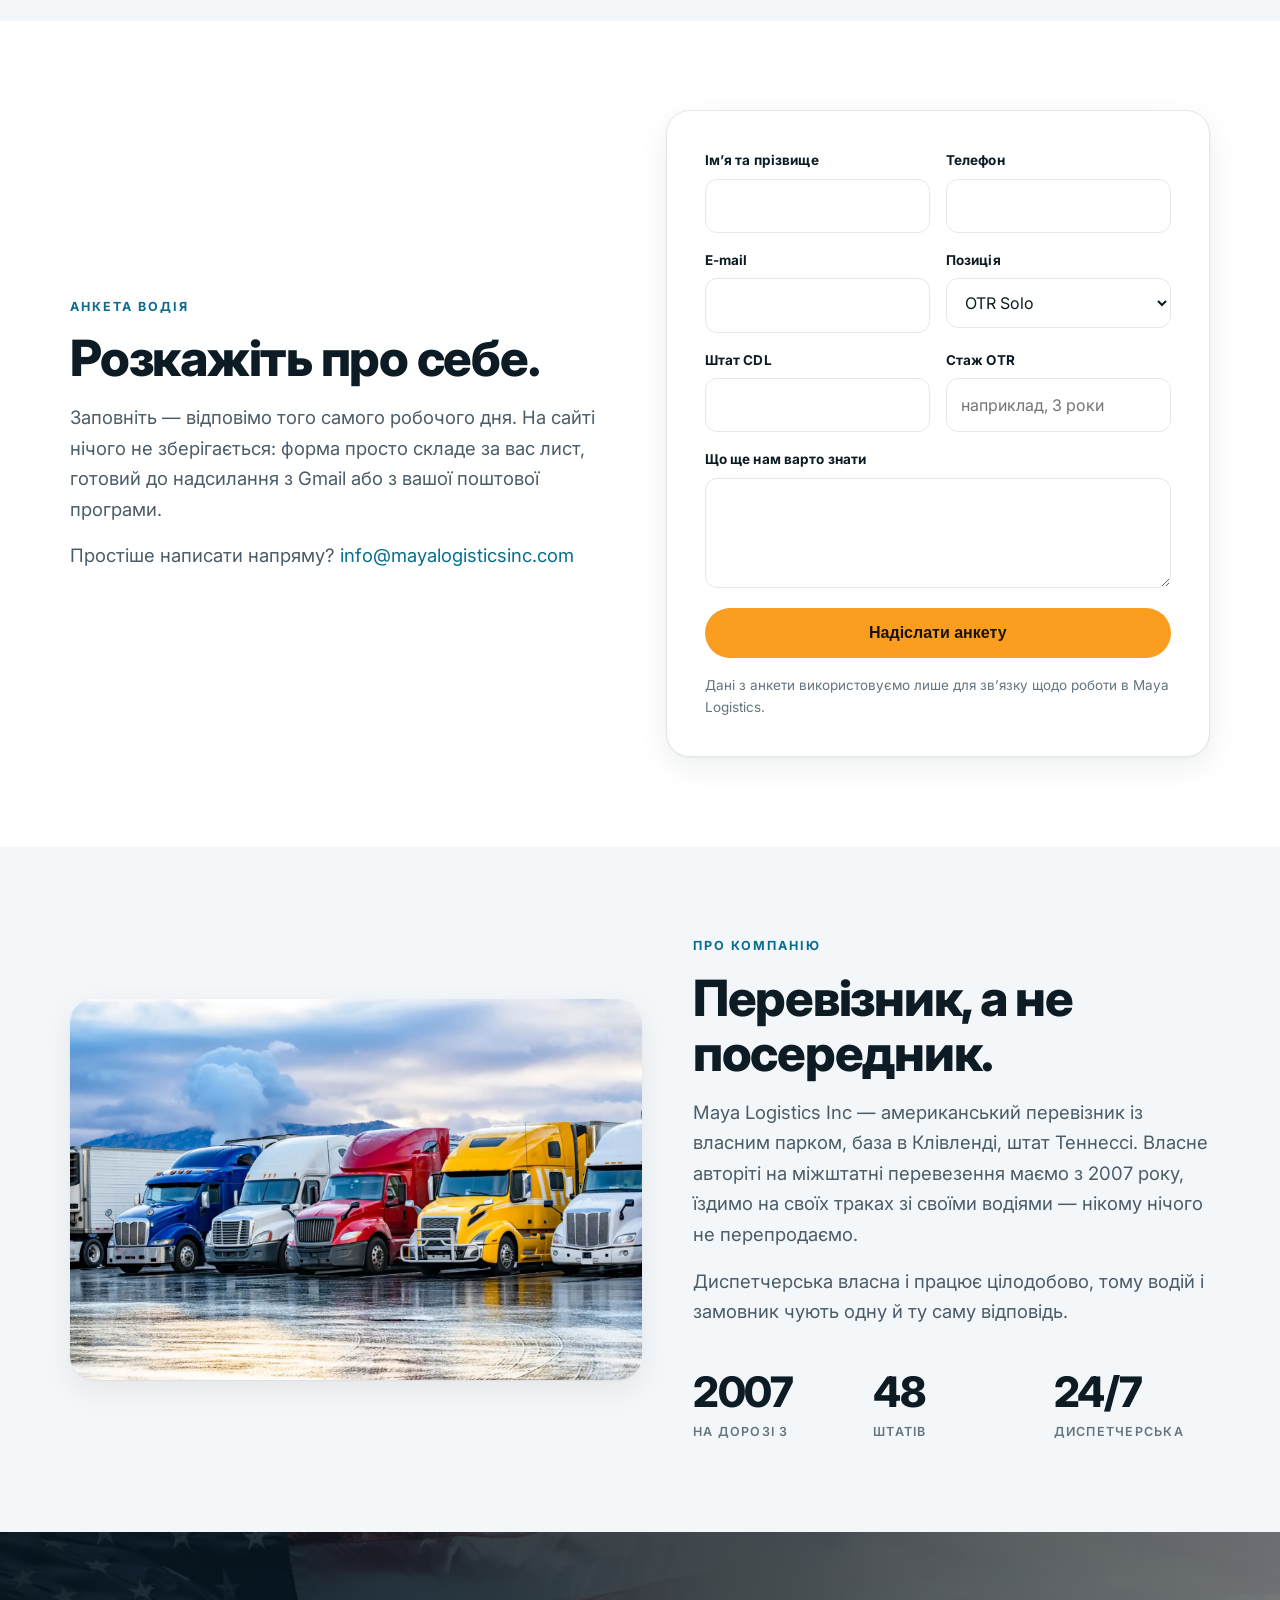
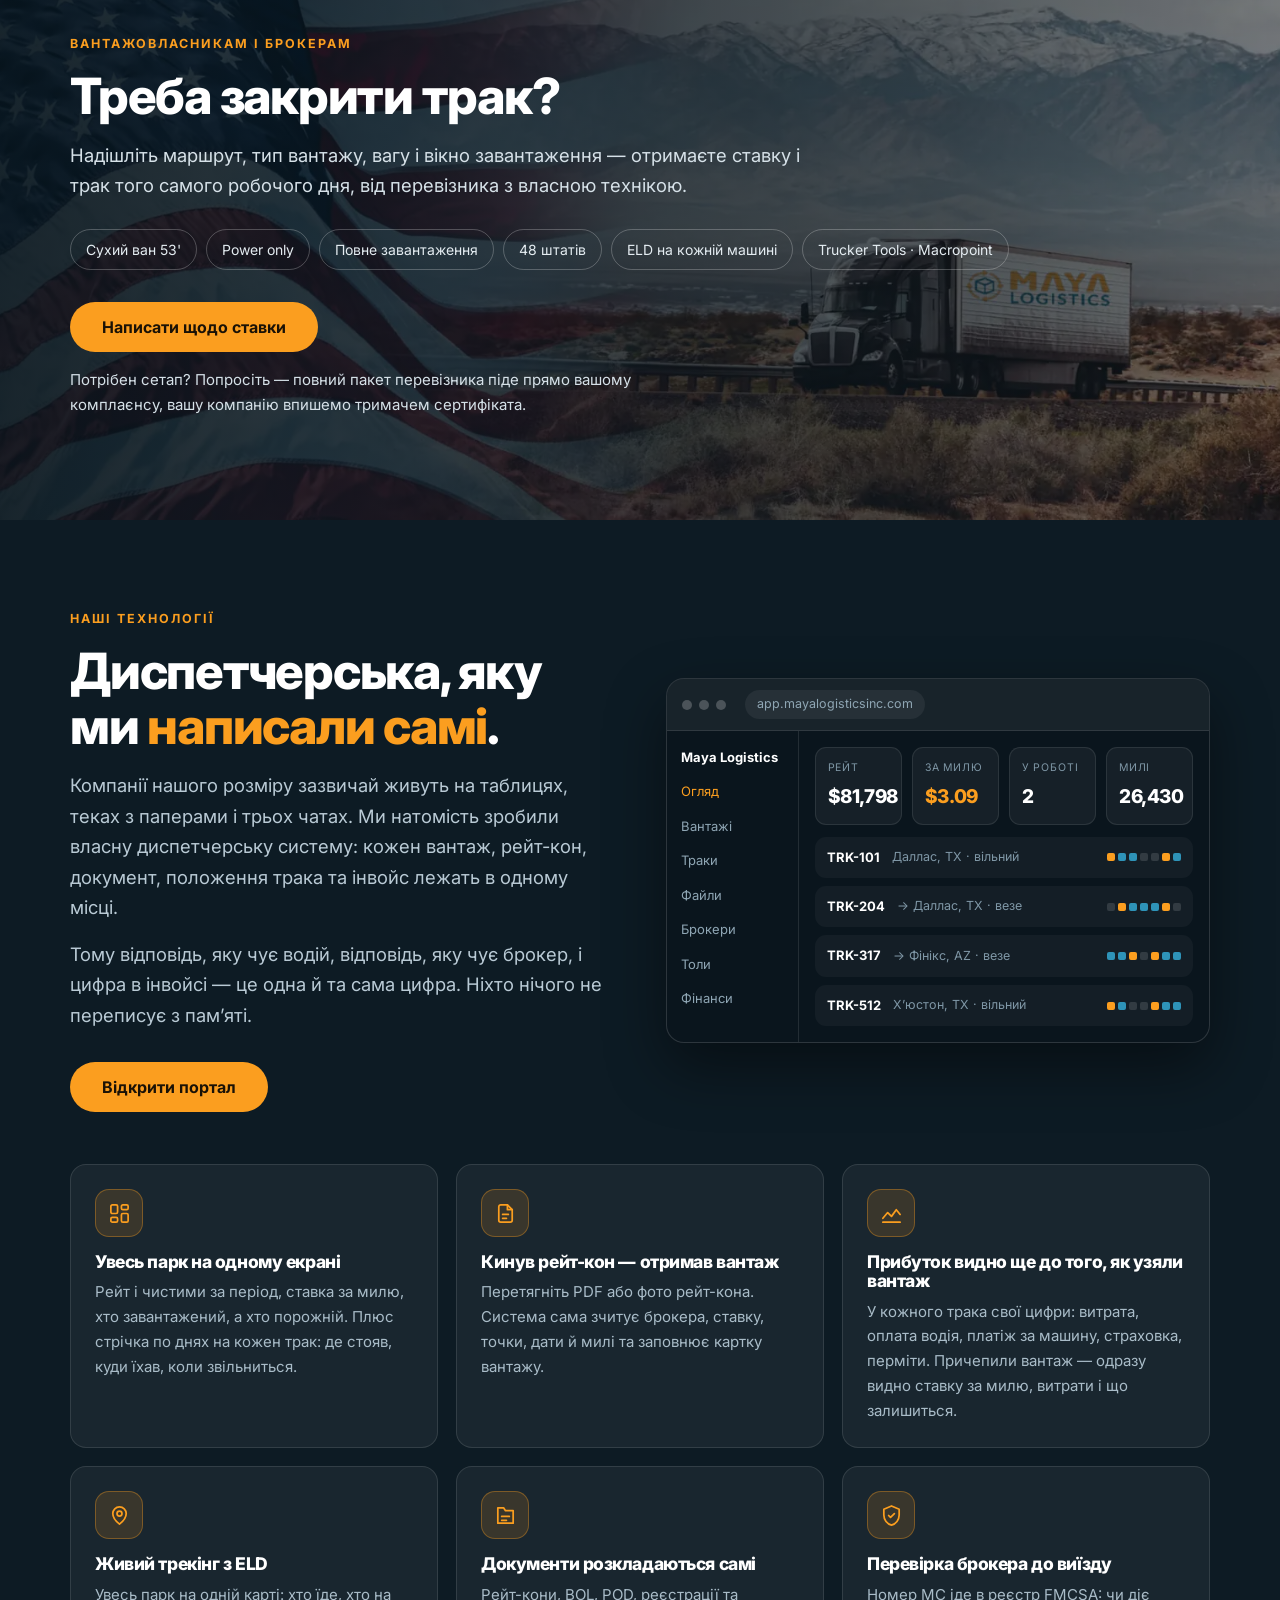
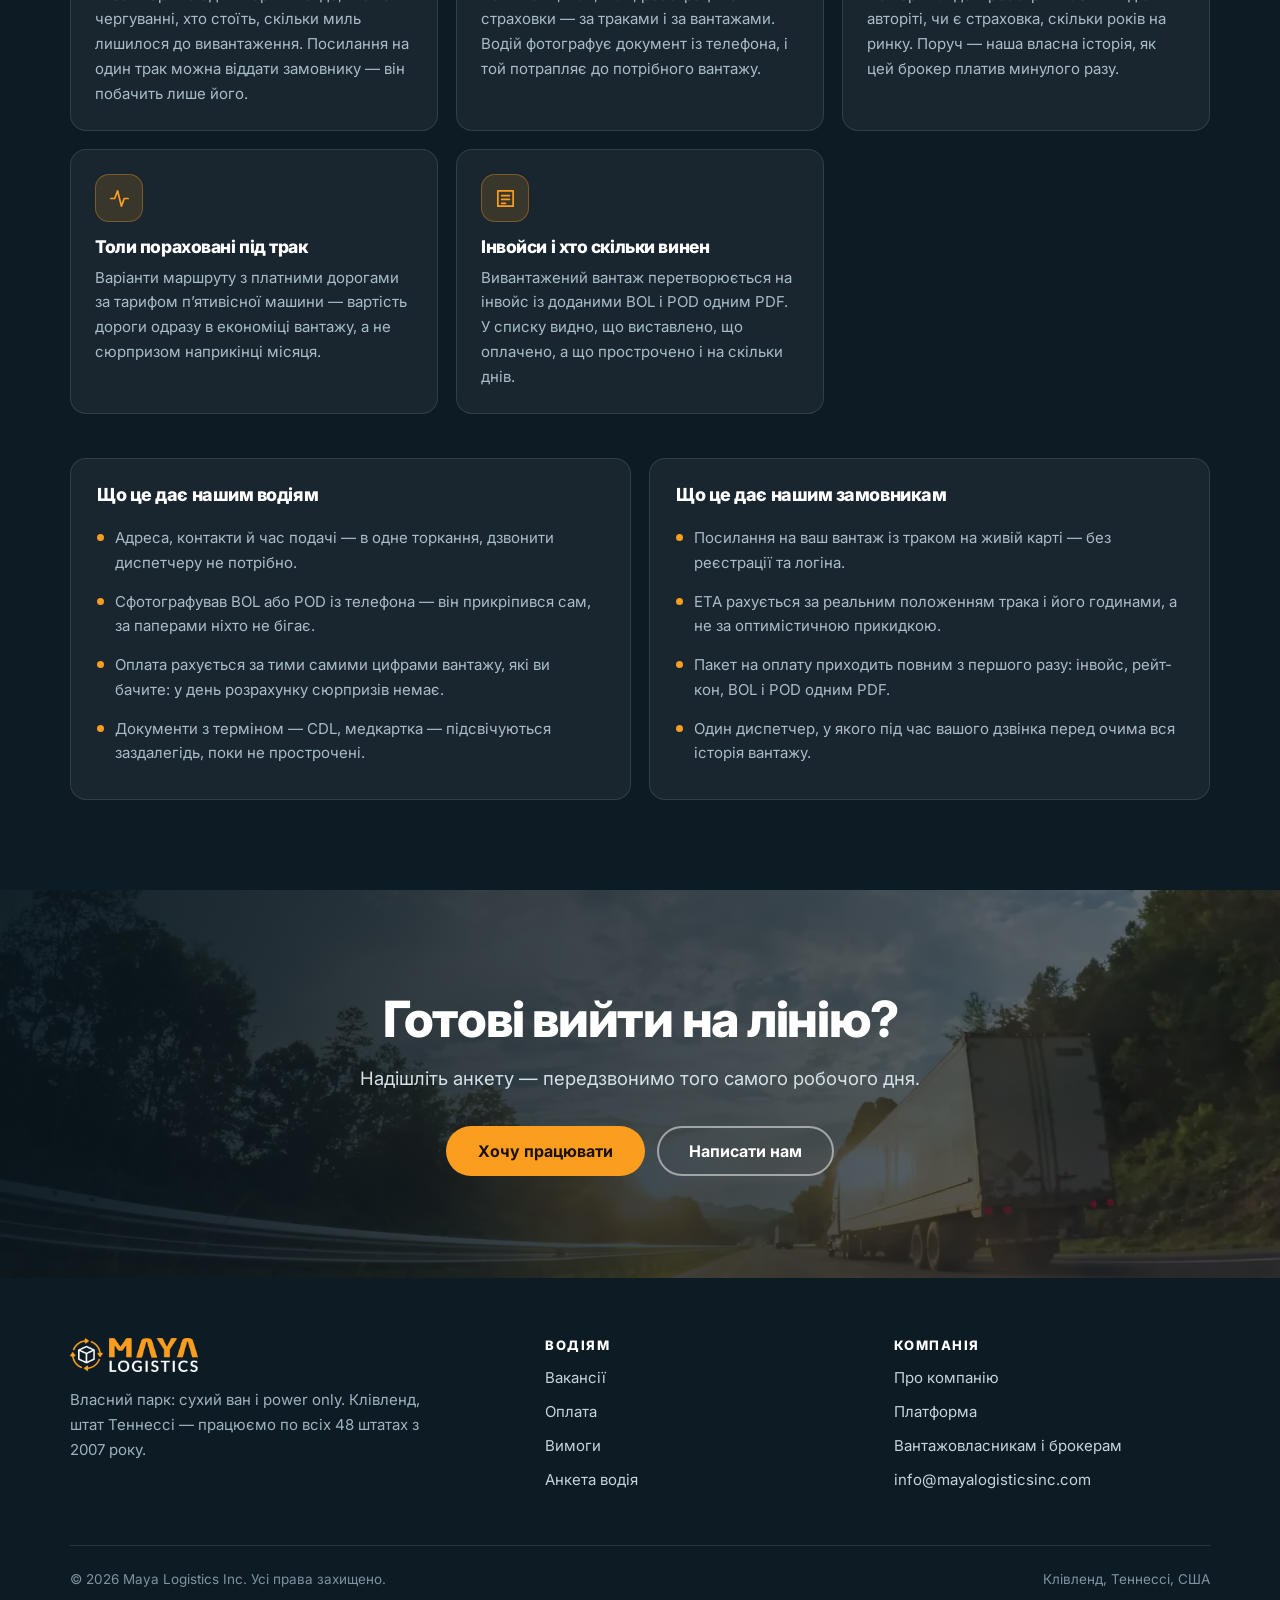
<file: uk/index.html>
<!DOCTYPE html>
<html lang="uk">
<head>
<meta charset="utf-8">
<meta name="viewport" content="width=device-width, initial-scale=1">
<title>Maya Logistics Inc — робота для водіїв CDL класу A по 48 штатах</title>
<meta name="description" content="Maya Logistics Inc набирає водіїв CDL класу A та owner-operator. 70–72¢ за милю або 30–32% від гросу, нові траки 2026, dry van і power only, усі 48 штатів, диспетчер розмовляє українською.">
<meta name="theme-color" content="#086D8F">
<link rel="canonical" href="https://mayalogisticsinc.com/uk/">
<link rel="alternate" hreflang="en" href="https://mayalogisticsinc.com/">
<link rel="alternate" hreflang="es" href="https://mayalogisticsinc.com/es/">
<link rel="alternate" hreflang="ru" href="https://mayalogisticsinc.com/ru/">
<link rel="alternate" hreflang="uk" href="https://mayalogisticsinc.com/uk/">
<link rel="alternate" hreflang="ro" href="https://mayalogisticsinc.com/ro/">
<link rel="alternate" hreflang="kk" href="https://mayalogisticsinc.com/kk/">
<link rel="alternate" hreflang="x-default" href="https://mayalogisticsinc.com/">
<meta property="og:type" content="website">
<meta property="og:url" content="https://mayalogisticsinc.com/uk/">
<meta property="og:title" content="Maya Logistics Inc — набір водіїв CDL класу A">
<meta property="og:description" content="70–72¢ за милю або 30–32% від гросу. Нові траки 2026, dry van і power only, 48 штатів, диспетчер розмовляє українською.">
<meta property="og:image" content="https://mayalogisticsinc.com/assets/hero-1600.webp">
<meta property="og:locale" content="uk_UA">
<meta name="twitter:card" content="summary_large_image">

<link rel="icon" href="/assets/favicon.ico" sizes="any">
<link rel="icon" href="/assets/favicon-32.png" type="image/png">
<link rel="apple-touch-icon" href="/assets/apple-touch-icon.png">

<link rel="preconnect" href="https://fonts.googleapis.com">
<link rel="preconnect" href="https://fonts.gstatic.com" crossorigin>
<link rel="stylesheet" href="https://fonts.googleapis.com/css2?family=Inter:wght@400;600;700;800&display=swap">
<link rel="preload" as="image" href="/assets/hero-800.webp" media="(max-width:800px)">
<link rel="preload" as="image" href="/assets/hero-1600.webp" media="(min-width:801px)">
<link rel="stylesheet" href="/assets/site.css?v=5">
</head>
<body data-mail-enc="Q0RMRWpHS1NLRkVNQ1leQ0lZQ0RJBElFRwZOQ1laS15JQmpHS1NLRkVNQ1leQ0lZQ0RJBElFRwZHS1NLRkVNQ1leQ0lZSUVYWmpNR0tDRgRJRUc=">

<header class="site-header">
  <div class="wrap header-in">
    <a class="brand" href="/uk/" aria-label="Maya Logistics Inc">
      <img src="/assets/logo.png" width="760" height="202" alt="Maya Logistics Inc">
    </a>

    <button class="burger" type="button" data-nav-toggle aria-expanded="false" aria-controls="menu" aria-label="Меню">
      <span></span>
    </button>

    <nav class="nav" id="menu" aria-label="Меню">
      <ul class="nav-links">
        <li><a href="#positions">Вакансії</a></li>
        <li><a href="#pay">Оплата</a></li>
        <li><a href="#requirements">Вимоги</a></li>
        <li><a href="#platform">Платформа</a></li>
        <li><a href="#company">Про компанію</a></li>
      </ul>
      <div class="nav-side">
        <details class="lang">
          <summary aria-label="Мова">Українська</summary>
          <ul>
            <li><a href="/" hreflang="en">English</a></li>
            <li><a href="/es/" hreflang="es">Español</a></li>
            <li><a href="/ru/" hreflang="ru">Русский</a></li>
            <li><a href="/uk/" hreflang="uk" aria-current="true">Українська</a></li>
            <li><a href="/ro/" hreflang="ro">Română</a></li>
            <li><a href="/kk/" hreflang="kk">Қазақша</a></li>
          </ul>
        </details>
        <a class="btn btn-o" href="#apply">Хочу працювати</a>
      </div>
    </nav>
  </div>
</header>

<main>

<!-- ================= HERO ================= -->
<section class="hero bg-hero">
  <div class="wrap hero-in">
    <p class="eyebrow">Maya Logistics Inc — американський перевізник</p>
    <h1>Набираємо <em>водіїв CDL-A</em> та owner-operator.</h1>
    <p class="lead">Dry van і power only по всіх 48 штатах, працюємо під власним авторіті з 2007 року. Два варіанти оплати на вибір, нові траки 2026 року і диспетчер, який справді розмовляє вашою мовою — цілодобово.</p>
    <div class="btns">
      <a class="btn btn-o" href="#apply">Хочу працювати</a>
      <a class="btn btn-ghost" href="#shippers">У мене є вантаж</a>
    </div>
    <div class="chips">
      <span class="chip">До <b>70–72¢</b> за милю</span>
      <span class="chip">або <b>30–32%</b> від гросу</span>
      <span class="chip">Нові траки <b>2026</b></span>
      <span class="chip"><b>48</b> штатів</span>
    </div>
  </div>
</section>

<!-- ================= POSITIONS ================= -->
<section id="positions" class="positions">
  <div class="wrap">
    <p class="eyebrow">Вакансії</p>
    <h2 class="h2">Обирайте, як хочете працювати.</h2>
    <p class="lead">Вантажі, диспетчер і 48 штатів — ті самі. Різниця лише в тому, як ви їдете і як отримуєте гроші.</p>

    <div class="pos-grid">
      <article class="pos">
        <img src="/assets/pos-solo.webp" width="560" height="560" loading="lazy" decoding="async" alt="Тягач із сухим ваном на вечірній трасі">
        <h3>OTR Solo</h3>
        <p>Ви і трак, від узбережжя до узбережжя. Стабільні милі на dry van і power only, оплата за милю або відсотком.</p>
      </article>

      <article class="pos">
        <img src="/assets/pos-team.webp" width="560" height="560" loading="lazy" decoding="async" alt="Тягач із причепом на заході сонця">
        <h3>OTR Team</h3>
        <p>Робота в парі — трак майже не стоїть. Довші рейси, більше миль за тиждень, поділ за вашою домовленістю.</p>
      </article>

      <article class="pos">
        <img src="/assets/pos-oo.webp" width="560" height="560" loading="lazy" decoding="async" alt="Тягач на трасі в пустелі та прапор США">
        <h3>Owner-Operator</h3>
        <p>Власний трак під наше авторіті або наші трейлери на power only. Оплата відсотком, без примусової диспетчеризації.</p>
      </article>
    </div>
  </div>
</section>

<!-- ================= PAY & EQUIPMENT ================= -->
<section id="pay">
  <div class="wrap">
    <p class="eyebrow">Оплата і техніка</p>
    <h2 class="h2">Що ви маєте <em>у Maya</em>.</h2>
    <p class="lead">Без дрібного шрифту: варіант оплати ви обираєте до виходу на лінію, і він не змінюється через те, що тиждень видався слабким.</p>

    <div class="perks">
      <div class="perk">
        <b>70–72¢</b>
        <h3>За милю</h3>
        <p>Максимальна ставка за милю для водіїв компанії на dry van і power only.</p>
      </div>
      <div class="perk">
        <b>30–32%</b>
        <h3>Від гросу</h3>
        <p>Зручніше відсоток? Беріть частку від того, скільки насправді заплатили за вантаж.</p>
      </div>
      <div class="perk">
        <b>2026</b>
        <h3>Нові траки</h3>
        <p>Нові тягачі, що заходять у парк цього року, з ванами 53 фути.</p>
      </div>
      <div class="perk">
        <b>5</b>
        <h3>Мов у диспетчерській</h3>
        <p>Англійська, іспанська, українська, російська, румунська — говоріть так, як думаєте.</p>
      </div>
      <div class="perk">
        <div class="ico"><svg viewBox="0 0 24 24" aria-hidden="true"><path d="M22 16.9v3a2 2 0 0 1-2.2 2 19.8 19.8 0 0 1-8.6-3.1 19.5 19.5 0 0 1-6-6A19.8 19.8 0 0 1 2.1 4.2 2 2 0 0 1 4.1 2h3a2 2 0 0 1 2 1.7c.1 1 .4 1.9.7 2.8a2 2 0 0 1-.5 2.1L8.1 9.9a16 16 0 0 0 6 6l1.3-1.3a2 2 0 0 1 2.1-.4c.9.3 1.8.6 2.8.7a2 2 0 0 1 1.7 2z"/></svg></div>
        <h3>Свій диспетчер</h3>
        <p>Одна людина, яка знає вас і вашу машину, а не черга і номер заявки. Щодо вантажів у рейсі — на зв’язку 24/7.</p>
      </div>
      <div class="perk">
        <div class="ico"><svg viewBox="0 0 24 24" aria-hidden="true"><rect x="3" y="4" width="18" height="16" rx="2"/><path d="M3 10h18M8 4v3M16 4v3"/></svg></div>
        <h3>ELD, без паперових логів</h3>
        <p>ELD на кожній машині. Години й координати йдуть із самого трака, тож про час ніхто не сперечається.</p>
      </div>
      <div class="perk">
        <div class="ico"><svg viewBox="0 0 24 24" aria-hidden="true"><path d="M1 7h13v10H1zM14 10h4l3 3v4h-7z"/><circle cx="6" cy="18" r="2"/><circle cx="18" cy="18" r="2"/></svg></div>
        <h3>Dry van і power only</h3>
        <p>Вани 53 фути та рейси power only. Генеральні вантажі, без хазмату — додаткові ендорсменти не потрібні.</p>
      </div>
      <div class="perk">
        <div class="ico"><svg viewBox="0 0 24 24" aria-hidden="true"><circle cx="12" cy="12" r="9"/><path d="M3 12h18M12 3c2.6 2.8 2.6 15.2 0 18M12 3c-2.6 2.8-2.6 15.2 0 18"/></svg></div>
        <h3>Усі 48 штатів</h3>
        <p>Справжні милі від океану до океану. Скажіть, у якому регіоні хочете ходити, — плануватимемо навколо цього.</p>
      </div>
    </div>
  </div>
</section>

<!-- ================= REQUIREMENTS ================= -->
<section id="requirements" class="soft">
  <div class="wrap split">
    <div>
      <p class="eyebrow">Вимоги</p>
      <h2 class="h2">Що потрібно, щоб почати.</h2>
      <p class="lead">Список короткий, і ми пройдемо його разом з вами вже на першому дзвінку.</p>

      <ol class="steps">
        <li><i>1.</i><div><b>CDL класу A</b><span>Чинний, виданий у будь-якому штаті.</span></div></li>
        <li><i>2.</i><div><b>Медкартка DOT</b><span>Чинна на день виходу на лінію.</span></div></li>
        <li><i>3.</i><div><b>Дозвіл на роботу в США</b><span>Документи мають бути готові до файлу.</span></div></li>
        <li><i>4.</i><div><b>Нормальна історія водіння</b><span>MVR і записи DOT, які ми перевіримо до рейсу.</span></div></li>
        <li><i>5.</i><div><b>Готовність до OTR</b><span>Спокійно ставитеся до довгих рейсів по 48 штатах.</span></div></li>
      </ol>
    </div>

    <div class="shot">
      <picture>
        <source media="(max-width:700px)" srcset="/assets/fleet-800.webp">
        <img src="/assets/fleet-1600.webp" width="1600" height="1200" loading="lazy" decoding="async" alt="Тягач на трасі серед червоних скель">
      </picture>
    </div>
  </div>
</section>

<!-- ================= APPLY ================= -->
<section id="apply">
  <div class="wrap contact-grid">
    <div>
      <p class="eyebrow">Анкета водія</p>
      <h2 class="h2">Розкажіть про себе.</h2>
      <p class="lead">Заповніть — відповімо того самого робочого дня. На сайті нічого не зберігається: форма просто складе за вас лист, готовий до надсилання з Gmail або з вашої поштової програми.</p>
      <p class="lead">Простіше написати напряму? <a data-mail href="#apply" data-mail-addr></a></p>
    </div>

    <form class="form-wrap" data-mail-form
          data-subject="Анкета водія — Maya Logistics" data-sent-title="Анкета готова">
      <div class="fields">
        <div class="field">
          <label for="f-name">Ім’я та прізвище</label>
          <input id="f-name" name="name" data-label="Ім’я та прізвище" type="text" autocomplete="name" required>
        </div>
        <div class="field">
          <label for="f-phone">Телефон</label>
          <input id="f-phone" name="phone" data-label="Телефон" type="tel" autocomplete="tel" required>
        </div>
        <div class="field">
          <label for="f-email">E-mail</label>
          <input id="f-email" name="email" data-label="E-mail" type="email" autocomplete="email">
        </div>
        <div class="field">
          <label for="f-pos">Позиція</label>
          <select id="f-pos" name="position" data-label="Позиція">
            <option>OTR Solo</option>
            <option>OTR Team</option>
            <option>Owner-Operator</option>
          </select>
        </div>
        <div class="field">
          <label for="f-cdl">Штат CDL</label>
          <input id="f-cdl" name="cdl" data-label="Штат CDL" type="text">
        </div>
        <div class="field">
          <label for="f-exp">Стаж OTR</label>
          <input id="f-exp" name="experience" data-label="Стаж OTR" type="text" placeholder="наприклад, 3 роки">
        </div>
        <div class="field full">
          <label for="f-msg">Що ще нам варто знати</label>
          <textarea id="f-msg" name="message" data-label="Що ще нам варто знати"></textarea>
        </div>
      </div>
      <button class="btn btn-o" type="submit" style="width:100%;margin-top:20px">Надіслати анкету</button>
      <p class="form-note">Дані з анкети використовуємо лише для зв’язку щодо роботи в Maya Logistics.</p>
    </form>
  </div>
</section>

<!-- ================= COMPANY ================= -->
<section id="company" class="soft">
  <div class="wrap split rev">
    <div class="shot">
      <picture>
        <source media="(max-width:700px)" srcset="/assets/lot-800.webp">
        <img src="/assets/lot-1600.webp" width="1600" height="1066" loading="lazy" decoding="async" alt="Тягачі на стоянці термінала">
      </picture>
    </div>

    <div>
      <p class="eyebrow">Про компанію</p>
      <h2 class="h2">Перевізник, а не посередник.</h2>
      <p class="lead">Maya Logistics Inc — американський перевізник із власним парком, база в Клівленді, штат Теннессі. Власне авторіті на міжштатні перевезення маємо з 2007 року, їздимо на своїх траках зі своїми водіями — нікому нічого не перепродаємо.</p>
      <p class="lead">Диспетчерська власна і працює цілодобово, тому водій і замовник чують одну й ту саму відповідь.</p>

      <div class="stats">
        <div class="stat"><b>2007</b><span>На дорозі з</span></div>
        <div class="stat"><b>48</b><span>Штатів</span></div>
        <div class="stat"><b>24/7</b><span>Диспетчерська</span></div>
      </div>
    </div>
  </div>
</section>

<!-- ================= SHIPPERS ================= -->
<section id="shippers" class="band bg-flag">
  <div class="wrap">
    <p class="eyebrow">Вантажовласникам і брокерам</p>
    <h2 class="h2">Треба закрити трак?</h2>
    <p class="lead">Надішліть маршрут, тип вантажу, вагу і вікно завантаження — отримаєте ставку і трак того самого робочого дня, від перевізника з власною технікою.</p>

    <div class="tags">
      <span class="tag">Сухий ван 53'</span>
      <span class="tag">Power only</span>
      <span class="tag">Повне завантаження</span>
      <span class="tag">48 штатів</span>
      <span class="tag">ELD на кожній машині</span>
      <span class="tag">Trucker Tools · Macropoint</span>
    </div>

    <div class="btns">
      <a class="btn btn-o" href="#apply" data-mail data-mail-title="Написати щодо ставки"
         data-subject="Freight quote request"
         data-body="Company:&#10;Contact name:&#10;Lane (pickup city/state - delivery city/state):&#10;Pickup date and window:&#10;Commodity and weight:&#10;Equipment (dry van or power only):&#10;">Написати щодо ставки</a>
    </div>
    <p class="lead" style="font-size:15px">Потрібен сетап? Попросіть — повний пакет перевізника піде прямо вашому комплаєнсу, вашу компанію впишемо тримачем сертифіката.</p>
  </div>
</section>

<!-- ================= PLATFORM ================= -->
<section id="platform" class="app-sec">
  <div class="wrap">
    <div class="app-top">
      <div>
        <p class="eyebrow">Наші технології</p>
        <h2 class="h2">Диспетчерська, яку ми <em>написали самі</em>.</h2>
        <p class="lead">Компанії нашого розміру зазвичай живуть на таблицях, теках з паперами і трьох чатах. Ми натомість зробили власну диспетчерську систему: кожен вантаж, рейт-кон, документ, положення трака та інвойс лежать в одному місці.</p>
        <p class="lead">Тому відповідь, яку чує водій, відповідь, яку чує брокер, і цифра в інвойсі — це одна й та сама цифра. Ніхто нічого не переписує з пам’яті.</p>
        <div class="btns">
          <a class="btn btn-o" href="https://app.mayalogisticsinc.com/login" target="_blank" rel="noopener">Відкрити портал</a>
        </div>
      </div>

      <!-- illustration of the Overview screen, drawn in HTML -->
      <div class="win" aria-hidden="true">
        <div class="win-bar"><i></i><i></i><i></i><span>app.mayalogisticsinc.com</span></div>
        <div class="win-body">
          <div class="win-side">
            <b>Maya Logistics</b>
            <u>Огляд</u>
            <span>Вантажі</span>
            <span>Траки</span>
            <span>Файли</span>
            <span>Брокери</span>
            <span>Толи</span>
            <span>Фінанси</span>
          </div>
          <div class="win-main">
            <div class="kpis">
              <div class="kpi"><small>Рейт</small><b>$81,798</b></div>
              <div class="kpi up"><small>За милю</small><b>$3.09</b></div>
              <div class="kpi"><small>У роботі</small><b>2</b></div>
              <div class="kpi"><small>Милі</small><b>26,430</b></div>
            </div>
            <div class="rows">
              <div class="wrow"><b>TRK-101</b><em>Даллас, TX · вільний</em>
                <span class="dots"><i class="a"></i><i class="b"></i><i class="b"></i><i></i><i></i><i class="a"></i><i class="b"></i></span></div>
              <div class="wrow"><b>TRK-204</b><em>→ Даллас, TX · везе</em>
                <span class="dots"><i></i><i class="a"></i><i class="b"></i><i class="b"></i><i class="b"></i><i class="a"></i><i></i></span></div>
              <div class="wrow"><b>TRK-317</b><em>→ Фінікс, AZ · везе</em>
                <span class="dots"><i class="b"></i><i class="b"></i><i class="a"></i><i></i><i class="a"></i><i class="b"></i><i class="b"></i></span></div>
              <div class="wrow"><b>TRK-512</b><em>Х’юстон, TX · вільний</em>
                <span class="dots"><i class="a"></i><i class="b"></i><i></i><i></i><i class="a"></i><i class="b"></i><i class="b"></i></span></div>
            </div>
          </div>
        </div>
      </div>
    </div>

    <div class="fcards">
      <article class="fcard">
        <div class="ico"><svg viewBox="0 0 24 24" aria-hidden="true"><rect x="3" y="3" width="7" height="9" rx="1.5"/><rect x="14" y="3" width="7" height="5" rx="1.5"/><rect x="3" y="16" width="7" height="5" rx="1.5"/><rect x="14" y="12" width="7" height="9" rx="1.5"/></svg></div>
        <h3>Увесь парк на одному екрані</h3>
        <p>Рейт і чистими за період, ставка за милю, хто завантажений, а хто порожній. Плюс стрічка по днях на кожен трак: де стояв, куди їхав, коли звільниться.</p>
      </article>

      <article class="fcard">
        <div class="ico"><svg viewBox="0 0 24 24" aria-hidden="true"><path d="M14 3H7a2 2 0 0 0-2 2v14a2 2 0 0 0 2 2h10a2 2 0 0 0 2-2V8z"/><path d="M14 3v5h5M9 13h6M9 17h4"/></svg></div>
        <h3>Кинув рейт-кон — отримав вантаж</h3>
        <p>Перетягніть PDF або фото рейт-кона. Система сама зчитує брокера, ставку, точки, дати й милі та заповнює картку вантажу.</p>
      </article>

      <article class="fcard">
        <div class="ico"><svg viewBox="0 0 24 24" aria-hidden="true"><path d="M3 17l5-6 4 4 5-7 4 5"/><path d="M3 21h18"/></svg></div>
        <h3>Прибуток видно ще до того, як узяли вантаж</h3>
        <p>У кожного трака свої цифри: витрата, оплата водія, платіж за машину, страховка, перміти. Причепили вантаж — одразу видно ставку за милю, витрати і що залишиться.</p>
      </article>

      <article class="fcard">
        <div class="ico"><svg viewBox="0 0 24 24" aria-hidden="true"><path d="M12 21s7-5.2 7-11a7 7 0 1 0-14 0c0 5.8 7 11 7 11z"/><circle cx="12" cy="10" r="2.6"/></svg></div>
        <h3>Живий трекінг з ELD</h3>
        <p>Увесь парк на одній карті: хто їде, хто на чергуванні, хто стоїть, скільки миль лишилося до вивантаження. Посилання на один трак можна віддати замовнику — він побачить лише його.</p>
      </article>

      <article class="fcard">
        <div class="ico"><svg viewBox="0 0 24 24" aria-hidden="true"><path d="M4 4h6l2 3h8v13H4z"/><path d="M8 13h8M8 17h5"/></svg></div>
        <h3>Документи розкладаються самі</h3>
        <p>Рейт-кони, BOL, POD, реєстрації та страховки — за траками і за вантажами. Водій фотографує документ із телефона, і той потрапляє до потрібного вантажу.</p>
      </article>

      <article class="fcard">
        <div class="ico"><svg viewBox="0 0 24 24" aria-hidden="true"><path d="M12 2 4 5.5v6c0 5 3.4 9.3 8 10.5 4.6-1.2 8-5.5 8-10.5v-6z"/><path d="M9 12l2 2 4-4"/></svg></div>
        <h3>Перевірка брокера до виїзду</h3>
        <p>Номер MC іде в реєстр FMCSA: чи діє авторіті, чи є страховка, скільки років на ринку. Поруч — наша власна історія, як цей брокер платив минулого разу.</p>
      </article>

      <article class="fcard">
        <div class="ico"><svg viewBox="0 0 24 24" aria-hidden="true"><path d="M3 12h4l3-8 4 16 3-8h4"/></svg></div>
        <h3>Толи пораховані під трак</h3>
        <p>Варіанти маршруту з платними дорогами за тарифом п’ятивісної машини — вартість дороги одразу в економіці вантажу, а не сюрпризом наприкінці місяця.</p>
      </article>

      <article class="fcard">
        <div class="ico"><svg viewBox="0 0 24 24" aria-hidden="true"><path d="M4 4h16v16H4z"/><path d="M8 9h8M8 13h8M8 17h4"/></svg></div>
        <h3>Інвойси і хто скільки винен</h3>
        <p>Вивантажений вантаж перетворюється на інвойс із доданими BOL і POD одним PDF. У списку видно, що виставлено, що оплачено, а що прострочено і на скільки днів.</p>
      </article>
    </div>

    <div class="who">
      <div>
        <h3>Що це дає нашим водіям</h3>
        <ul>
          <li>Адреса, контакти й час подачі — в одне торкання, дзвонити диспетчеру не потрібно.</li>
          <li>Сфотографував BOL або POD із телефона — він прикріпився сам, за паперами ніхто не бігає.</li>
          <li>Оплата рахується за тими самими цифрами вантажу, які ви бачите: у день розрахунку сюрпризів немає.</li>
          <li>Документи з терміном — CDL, медкартка — підсвічуються заздалегідь, поки не прострочені.</li>
        </ul>
      </div>
      <div>
        <h3>Що це дає нашим замовникам</h3>
        <ul>
          <li>Посилання на ваш вантаж із траком на живій карті — без реєстрації та логіна.</li>
          <li>ETA рахується за реальним положенням трака і його годинами, а не за оптимістичною прикидкою.</li>
          <li>Пакет на оплату приходить повним з першого разу: інвойс, рейт-кон, BOL і POD одним PDF.</li>
          <li>Один диспетчер, у якого під час вашого дзвінка перед очима вся історія вантажу.</li>
        </ul>
      </div>
    </div>
  </div>
</section>

<!-- ================= CTA ================= -->
<section class="band bg-road">
  <div class="wrap center">
    <h2 class="h2">Готові вийти на лінію?</h2>
    <p class="lead">Надішліть анкету — передзвонимо того самого робочого дня.</p>
    <div class="btns" style="justify-content:center">
      <a class="btn btn-o" href="#apply">Хочу працювати</a>
      <a class="btn btn-ghost" data-mail data-mail-title="Написати нам" href="#apply">Написати нам</a>
    </div>
  </div>
</section>

</main>

<footer class="site-footer">
  <div class="wrap">
    <div class="fgrid">
      <div>
        <img src="/assets/logo-light.png" width="760" height="202" alt="Maya Logistics Inc" loading="lazy">
        <p>Власний парк: сухий ван і power only. Клівленд, штат Теннессі — працюємо по всіх 48 штатах з 2007 року.</p>
      </div>
      <div>
        <h4>Водіям</h4>
        <ul>
          <li><a href="#positions">Вакансії</a></li>
          <li><a href="#pay">Оплата</a></li>
          <li><a href="#requirements">Вимоги</a></li>
          <li><a href="#apply">Анкета водія</a></li>
        </ul>
      </div>
      <div>
        <h4>Компанія</h4>
        <ul>
          <li><a href="#company">Про компанію</a></li>
          <li><a href="#platform">Платформа</a></li>
          <li><a href="#shippers">Вантажовласникам і брокерам</a></li>
          <li><a data-mail href="#apply" data-mail-addr></a></li>
        </ul>
      </div>
    </div>
    <div class="legal">
      <span>© 2026 Maya Logistics Inc. Усі права захищено.</span>
      <span>Клівленд, Теннессі, США</span>
    </div>
  </div>
</footer>

<div class="fab">
  <a class="fab-o" href="#apply" title="Хочу працювати" aria-label="Хочу працювати">
    <svg viewBox="0 0 24 24" aria-hidden="true"><path d="M16 21v-2a4 4 0 0 0-4-4H6a4 4 0 0 0-4 4v2"/><circle cx="9" cy="7" r="4"/><path d="M19 8v6M22 11h-6"/></svg>
  </a>
  <a class="fab-w" href="#apply" data-mail data-mail-title="Написати нам" title="Написати нам" aria-label="Написати нам">
    <svg viewBox="0 0 24 24" aria-hidden="true"><path d="M3 6h18v12H3z"/><path d="m3 7 9 6 9-6"/></svg>
  </a>
</div>

<dialog class="mbox" id="mailbox" aria-labelledby="mbox-title">
  <div class="mbox-in">
    <div class="mbox-x"><form method="dialog"><button type="submit" aria-label="Закрити">&times;</button></form></div>
    <h3 id="mbox-title" data-mbox-title>Написати нам</h3>
    <p class="mbox-sub" data-mbox-sub hidden></p>

    <div class="mbox-addr">
      <span data-mbox-addr></span>
      <button class="mbox-copy" type="button" data-mbox-copy-addr data-done="Готово">Скопіювати</button>
    </div>

    <textarea data-mbox-body readonly hidden aria-label="Текст листа"></textarea>

    <div class="mbox-btns">
      <a class="btn btn-o" data-mbox-gmail href="https://mail.google.com/" target="_blank" rel="noopener">Відкрити в Gmail</a>
      <a class="btn btn-line" data-mbox-mailto href="#apply">Поштова програма</a>
      <button class="btn btn-line" type="button" data-mbox-copy-body data-done="Готово" hidden>Скопіювати лист</button>
    </div>

    <p class="mbox-warn" data-mbox-fallback hidden>Поштова програма не відкрилася. Лист уже скопійовано — вставте його у свою пошту або натисніть «Відкрити в Gmail».</p>
    <p class="mbox-note" data-mbox-note hidden>Скопійовано в буфер обміну.</p>

  </div>
</dialog>

<script src="/assets/site.js?v=5" defer></script>
</body>
</html>
</file>
<file: assets/site.css>
/* Maya Logistics Inc — mayalogisticsinc.com
   Brand: orange #FB9E1F + teal #086D8F (sampled from the logo artwork).
   Driver-recruiting first: the page carries an action bar that never scrolls away. */

:root{
  --orange:#FB9E1F;
  --orange-d:#D9820A;
  --orange-soft:#FFF3E1;
  --teal:#086D8F;
  --teal-d:#054F69;
  --teal-soft:#E8F2F6;
  --ink:#0D1B24;
  --body:#4B5C68;
  --muted:#64757F;
  --line:#E2E9ED;
  --bg:#FFFFFF;
  --soft:#F4F7F9;
  --wrap:1180px;
  --r:16px;
  --shadow:0 1px 2px rgba(13,27,36,.05), 0 10px 30px rgba(13,27,36,.07);
}

*,*::before,*::after{box-sizing:border-box}
html{scroll-behavior:smooth}
body{
  margin:0;
  background:var(--bg);
  color:var(--body);
  font:400 17px/1.65 Inter,-apple-system,BlinkMacSystemFont,"Segoe UI",Roboto,Helvetica,Arial,sans-serif;
  -webkit-font-smoothing:antialiased;
  overflow-x:hidden;
}
img{max-width:100%;height:auto;display:block}
[hidden]{display:none!important}
a{color:var(--teal);text-decoration:none}
a:hover{color:var(--teal-d)}
h1,h2,h3,h4{color:var(--ink);margin:0;line-height:1.1;letter-spacing:-.025em;font-weight:800}
p{margin:0}
ul{margin:0;padding:0;list-style:none}
:focus-visible{outline:3px solid var(--orange);outline-offset:3px;border-radius:6px}

[id]{scroll-margin-top:92px}
.wrap{max-width:var(--wrap);margin:0 auto;padding:0 20px}
section{padding:clamp(56px,7vw,100px) 0}
.soft{background:var(--soft)}
.eyebrow{
  font-size:12.5px;font-weight:700;letter-spacing:.16em;text-transform:uppercase;
  color:var(--teal);margin-bottom:14px;
}
.h2{font-size:clamp(30px,4.6vw,50px)}
.h2 em{font-style:normal;color:var(--orange)}
.lead{font-size:clamp(16.5px,1.5vw,18.5px);max-width:64ch;margin-top:16px}
.center{text-align:center}
.center .lead{margin-inline:auto}

/* ---------- buttons ---------- */
.btn{
  display:inline-flex;align-items:center;justify-content:center;gap:9px;
  padding:15px 30px;border-radius:999px;border:2px solid transparent;
  font-weight:700;font-size:16px;line-height:1;cursor:pointer;text-align:center;
  transition:background .18s,border-color .18s,color .18s,transform .18s;
}
.btn:hover{transform:translateY(-1px)}
.btn-o{background:var(--orange);color:#1A1206}
.btn-o:hover{background:var(--orange-d);color:#1A1206}
.btn-t{background:var(--teal);color:#fff}
.btn-t:hover{background:var(--teal-d);color:#fff}
.btn-line{border-color:var(--line);color:var(--ink);background:#fff}
.btn-line:hover{border-color:var(--teal);color:var(--teal)}
.btn-ghost{border-color:rgba(255,255,255,.5);color:#fff}
.btn-ghost:hover{border-color:#fff;background:rgba(255,255,255,.14);color:#fff}
.btns{display:flex;flex-wrap:wrap;gap:12px;margin-top:32px}

/* ---------- header ---------- */
.site-header{
  position:sticky;top:0;z-index:60;background:rgba(255,255,255,.94);
  backdrop-filter:blur(10px);border-bottom:1px solid var(--line);
}
.header-in{display:flex;align-items:center;gap:20px;height:76px}
.brand{display:flex;align-items:center;flex:none}
.brand img{height:36px;width:auto}
.nav{margin-left:auto;display:flex;align-items:center;gap:26px}
.nav-links{display:flex;align-items:center;gap:24px}
.nav-links a{color:var(--ink);font-weight:600;font-size:15.5px}
.nav-links a:hover{color:var(--teal)}
.nav-side{display:flex;align-items:center;gap:14px}
/* six languages do not fit as pills — a <details> dropdown, no JS needed to open */
.lang{position:relative;flex:none}
.lang summary{
  list-style:none;cursor:pointer;display:inline-flex;align-items:center;gap:9px;
  border:1px solid var(--line);border-radius:999px;padding:9px 15px;background:#fff;
  font-size:14px;font-weight:700;color:var(--ink);white-space:nowrap;
}
.lang summary::-webkit-details-marker{display:none}
.lang summary::after{
  content:"";width:6px;height:6px;margin-left:-2px;
  border-right:2px solid var(--muted);border-bottom:2px solid var(--muted);
  transform:rotate(45deg) translate(-1px,-1px);
}
.lang summary:hover{border-color:var(--teal);color:var(--teal)}
.lang[open] summary{border-color:var(--teal);color:var(--teal)}
.lang ul{
  position:absolute;top:calc(100% + 8px);right:0;z-index:80;min-width:196px;
  background:#fff;border:1px solid var(--line);border-radius:16px;padding:7px;
  box-shadow:var(--shadow);
}
.lang li a{display:block;padding:10px 13px;border-radius:11px;font-size:15px;font-weight:600;color:var(--ink)}
.lang li a:hover{background:var(--soft);color:var(--teal)}
.lang li a[aria-current="true"]{background:var(--teal-soft);color:var(--teal)}
.nav .btn{padding:12px 20px;font-size:15px}
.burger{
  display:none;margin-left:auto;width:46px;height:46px;border:1px solid var(--line);
  border-radius:999px;background:#fff;cursor:pointer;padding:0;
}
.burger span,.burger span::before,.burger span::after{
  display:block;position:relative;width:19px;height:2px;margin:0 auto;
  background:var(--ink);border-radius:2px;content:"";transition:.2s;
}
.burger span::before{position:absolute;top:-6px}
.burger span::after{position:absolute;top:6px}
[aria-expanded="true"] span{background:transparent}
[aria-expanded="true"] span::before{top:0;transform:rotate(45deg)}
[aria-expanded="true"] span::after{top:0;transform:rotate(-45deg)}

/* ---------- floating actions (bottom right, out of the way) ---------- */
.fab{position:fixed;right:18px;bottom:18px;z-index:70;display:grid;gap:10px}
.fab a{
  width:52px;height:52px;border-radius:50%;display:grid;place-items:center;
  box-shadow:0 6px 18px rgba(13,27,36,.24);transition:transform .18s,background .18s;
}
.fab a:hover{transform:translateY(-2px)}
.fab svg{width:23px;height:23px;fill:none;stroke-width:1.9;stroke-linecap:round;stroke-linejoin:round}
.fab-o{background:var(--orange)}
.fab-o svg{stroke:#1A1206}
.fab-o:hover{background:var(--orange-d)}
.fab-w{background:#fff;border:1px solid var(--line)}
.fab-w svg{stroke:var(--teal)}
.fab-w:hover{background:var(--teal-soft)}

/* ---------- hero ---------- */
.hero{
  position:relative;color:#fff;isolation:isolate;
  padding:clamp(76px,11vw,140px) 0 clamp(64px,8vw,110px);
  background:#0D1B24 center/cover no-repeat;
}
.hero::after{
  content:"";position:absolute;inset:0;z-index:-1;
  background:linear-gradient(100deg,rgba(6,19,27,.94) 0%,rgba(6,19,27,.84) 44%,rgba(6,19,27,.44) 100%);
}
.hero-in{max-width:780px}
.hero .eyebrow{color:var(--orange)}
.hero h1{color:#fff;font-size:clamp(36px,6vw,66px);line-height:1.03;letter-spacing:-.035em}
.hero h1 em{font-style:normal;color:var(--orange)}
.hero .lead{color:#D6E1E8;max-width:56ch}
.chips{display:flex;flex-wrap:wrap;gap:9px;margin-top:34px}
.chip{
  border:1px solid rgba(255,255,255,.24);background:rgba(255,255,255,.08);
  border-radius:999px;padding:8px 15px;font-size:13.5px;color:#E4ECF1;
}
.chip b{color:#fff;font-weight:700}

/* ---------- positions (brand-coloured block, circular photos) ---------- */
.positions{background:var(--teal);color:#fff;padding:clamp(56px,7vw,96px) 0}
.positions .eyebrow{color:var(--orange)}
.positions h2{color:#fff}
.positions .lead{color:#C7E0EB}
.pos-grid{
  display:grid;grid-template-columns:repeat(auto-fit,minmax(260px,1fr));
  gap:24px;margin-top:76px;
}
.pos-grid>*{min-width:0}
.pos{
  background:#fff;border-radius:24px;padding:0 24px 28px;text-align:center;
  transition:transform .18s,box-shadow .18s;
}
.pos:hover{transform:translateY(-4px);box-shadow:0 16px 40px rgba(0,0,0,.22)}
.pos img{
  width:184px;height:184px;border-radius:50%;object-fit:cover;
  margin:-52px auto 0;border:6px solid #fff;box-shadow:var(--shadow);
}
.pos h3{margin-top:20px;font-size:21px}
.pos p{margin-top:10px;font-size:15.5px;color:var(--body)}

/* ---------- perks ---------- */
.perks{display:grid;grid-template-columns:repeat(auto-fit,minmax(250px,1fr));gap:18px;margin-top:44px}
.perks>*{min-width:0}
.perk{
  background:#fff;border:1px solid var(--line);border-radius:var(--r);padding:26px;
  transition:box-shadow .18s,transform .18s,border-color .18s;
}
.perk:hover{box-shadow:var(--shadow);transform:translateY(-2px);border-color:#D3DEE4}
.perk b{display:block;color:var(--orange-d);font-size:clamp(25px,2.8vw,32px);font-weight:800;letter-spacing:-.02em;line-height:1}
.perk h3{font-size:18px;margin:0 0 8px}
.perk p{font-size:15.5px}
.perk b + h3{margin-top:14px}
.ico{
  width:48px;height:48px;border-radius:14px;display:grid;place-items:center;margin-bottom:16px;
  background:var(--orange-soft);border:1px solid #F6DFBC;
}
.ico svg{width:23px;height:23px;fill:none;stroke:var(--orange-d);stroke-width:1.8;stroke-linecap:round;stroke-linejoin:round}

/* ---------- split (text + photo) ---------- */
.split{display:grid;grid-template-columns:1.05fr .95fr;gap:clamp(28px,4vw,56px);align-items:center}
.split>*{min-width:0}
.split.rev .shot{order:-1}
.shot img{border-radius:24px;box-shadow:var(--shadow)}

/* ---------- numbered requirements ---------- */
.steps{margin-top:32px;display:grid;gap:22px}
.steps li{display:flex;gap:18px;align-items:flex-start}
.steps i{
  flex:none;font-style:normal;font-weight:800;font-size:26px;line-height:1.1;
  color:var(--orange);min-width:34px;
}
.steps b{display:block;color:var(--ink);font-weight:700;font-size:17px}
.steps span{font-size:15.5px}

/* ---------- stats ---------- */
.stats{
  display:grid;grid-template-columns:repeat(auto-fit,minmax(150px,1fr));
  gap:24px;margin-top:44px;
}
.stats>*{min-width:0}
.stat b{display:block;font-size:clamp(30px,3.4vw,42px);font-weight:800;color:var(--ink);line-height:1;letter-spacing:-.03em}
.stat span{display:block;margin-top:9px;font-size:12.5px;font-weight:600;letter-spacing:.1em;text-transform:uppercase;color:var(--muted)}

/* ---------- application form ---------- */
.form-wrap{
  background:#fff;border:1px solid var(--line);border-radius:24px;
  padding:clamp(24px,3vw,38px);box-shadow:var(--shadow);
}
.fields{display:grid;grid-template-columns:1fr 1fr;gap:16px}
.fields>*{min-width:0}
.field{display:flex;flex-direction:column;gap:7px}
.field.full{grid-column:1/-1}
.field label{font-size:13.5px;font-weight:700;color:var(--ink);letter-spacing:.01em}
.field input,.field select,.field textarea{
  font:inherit;font-size:16px;color:var(--ink);background:#fff;
  border:1.5px solid var(--line);border-radius:12px;padding:13px 14px;width:100%;
}
.field textarea{min-height:110px;resize:vertical}
.field input:focus,.field select:focus,.field textarea:focus{border-color:var(--teal);outline:none}
.form-note{margin-top:16px;font-size:13.5px;color:var(--muted)}

/* ---------- photo band ---------- */
.band{
  position:relative;color:#fff;background:#0D1B24 center/cover no-repeat;
  padding:clamp(60px,8vw,110px) 0;isolation:isolate;
}
.band::after{
  content:"";position:absolute;inset:0;z-index:-1;
  background:linear-gradient(90deg,rgba(6,19,27,.92) 0%,rgba(6,19,27,.74) 60%,rgba(6,19,27,.55) 100%);
}
.band h2,.band h3{color:#fff}
.band .lead{color:#D6E1E8}
.band .eyebrow{color:var(--orange)}
.tags{display:flex;flex-wrap:wrap;gap:9px;margin-top:28px}
.tag{border:1px solid rgba(255,255,255,.24);border-radius:999px;padding:8px 15px;font-size:14px;color:#E4ECF1}

/* ---------- cards / portal ---------- */
.grid{display:grid;gap:18px;margin-top:44px}
.grid>*{min-width:0}
.g-auto{grid-template-columns:repeat(auto-fit,minmax(320px,1fr))}
.pcard{
  display:block;background:#fff;border:1px solid var(--line);border-radius:var(--r);
  padding:26px;transition:box-shadow .18s,transform .18s,border-color .18s;
}
.pcard:hover{box-shadow:var(--shadow);transform:translateY(-2px);border-color:var(--teal)}
.pcard h3{font-size:18px;margin:0 0 9px}
.pcard p{font-size:15.5px;color:var(--body)}
.pcard .go{display:inline-block;margin-top:14px;color:var(--teal);font-weight:700;font-size:15px}
.pcard .go::after{content:" →"}

/* ---------- contact ---------- */
.contact-grid{display:grid;grid-template-columns:1fr 1fr;gap:clamp(28px,4vw,52px);align-items:center}
.contact-grid>*{min-width:0}
.cbox{background:#fff;border:1px solid var(--line);border-radius:24px;padding:8px 26px;box-shadow:var(--shadow)}
.crow{display:flex;gap:15px;align-items:flex-start;padding:22px 0;border-bottom:1px solid var(--line)}
.crow:last-child{border-bottom:0}
.crow svg{flex:none;width:22px;height:22px;margin-top:3px;fill:none;stroke:var(--teal);stroke-width:1.9;stroke-linecap:round;stroke-linejoin:round}
.crow small{display:block;font-size:12.5px;letter-spacing:.09em;text-transform:uppercase;color:var(--muted);font-weight:600}
.crow a,.crow p{font-size:17px;color:var(--ink);font-weight:700;margin-top:4px;word-break:break-word}
.crow a:hover{color:var(--teal)}
.crow em{display:block;font-style:normal;font-size:14.5px;color:var(--body);font-weight:400;margin-top:4px}

/* ---------- footer ---------- */
.site-footer{background:var(--ink);color:#9FB2BE;padding:60px 0 32px;font-size:15px}
.site-footer img{height:34px;width:auto}
.fgrid{display:grid;grid-template-columns:1.4fr 1fr 1fr;gap:32px}
.fgrid>*{min-width:0}
.site-footer h4{color:#fff;font-size:13px;letter-spacing:.12em;text-transform:uppercase;margin-bottom:14px}
.site-footer li{margin-bottom:9px}
.site-footer a{color:#C6D4DD}
.site-footer a:hover{color:var(--orange)}
.site-footer p{margin-top:16px;max-width:40ch}
.legal{
  margin-top:44px;padding-top:22px;border-top:1px solid rgba(255,255,255,.12);
  font-size:13.5px;color:#7E93A1;display:flex;flex-wrap:wrap;gap:6px 18px;justify-content:space-between;
}

/* ---------- responsive ---------- */
@media (max-width:960px){
  .burger{display:block}
  .nav{
    position:fixed;inset:76px 0 auto;display:none;flex-direction:column;
    align-items:stretch;gap:0;background:#fff;border-bottom:1px solid var(--line);
    padding:10px 20px 22px;box-shadow:var(--shadow);
    max-height:calc(100dvh - 76px);overflow:auto;
  }
  .nav.open{display:flex}
  .nav-links{flex-direction:column;align-items:stretch;gap:0}
  .nav-links a{display:block;padding:15px 2px;border-bottom:1px solid var(--line);font-size:17px}
  .nav-side{margin-top:18px;justify-content:space-between}
  .lang ul{right:auto;left:0;bottom:calc(100% + 8px);top:auto}
  .nav .btn{flex:1;justify-content:center}
  .split,.contact-grid{grid-template-columns:1fr}
  .split.rev .shot{order:0}
  .fgrid{grid-template-columns:1fr 1fr}
  .fgrid>*:first-child{grid-column:1/-1}
}
@media (max-width:640px){
  body{font-size:16px}
  .fields{grid-template-columns:1fr}
  .btns .btn{flex:1 1 100%}
  .fgrid{grid-template-columns:1fr}
  .perk,.pcard{padding:22px}
  .fab{right:14px;bottom:14px}
  .fab a{width:48px;height:48px}
  .hero{padding-top:56px}
}
@media (prefers-reduced-motion:reduce){
  html{scroll-behavior:auto}
  *{transition:none!important;animation:none!important}
}

/* ---------- photo backgrounds (small file first, full size on wider screens) ---------- */
.bg-hero{background-image:url(/assets/hero-800.webp)}
.bg-flag{background-image:url(/assets/flag-800.webp)}
.bg-careers{background-image:url(/assets/careers-800.webp)}
.bg-road{background-image:url(/assets/road-800.webp)}
@media (min-width:801px){
  .bg-hero{background-image:url(/assets/hero-1600.webp)}
  .bg-flag{background-image:url(/assets/flag-1600.webp)}
  .bg-careers{background-image:url(/assets/careers-1600.webp)}
  .bg-road{background-image:url(/assets/road-1600.webp)}
}

/* ---------- platform section (dark, so the app screen pops) ---------- */
.app-sec{background:var(--ink);color:#A9BCC8}
.app-sec h2,.app-sec h3{color:#fff}
.app-sec .eyebrow{color:var(--orange)}
.app-sec .lead{color:#B9CAD5}
.app-top{display:grid;grid-template-columns:1fr 1fr;gap:clamp(28px,4vw,56px);align-items:center}
.app-top>*{min-width:0}
.fcards{display:grid;grid-template-columns:repeat(auto-fit,minmax(280px,1fr));gap:18px;margin-top:52px}
.fcards>*{min-width:0}
.fcard{
  background:rgba(255,255,255,.05);border:1px solid rgba(255,255,255,.11);
  border-radius:var(--r);padding:24px;transition:background .18s,border-color .18s,transform .18s;
}
.fcard:hover{background:rgba(255,255,255,.08);border-color:rgba(251,158,31,.45);transform:translateY(-2px)}
.fcard h3{font-size:17.5px;margin:0 0 9px}
.fcard p{font-size:15px;color:#A9BCC8}
.fcard .ico{background:rgba(251,158,31,.14);border-color:rgba(251,158,31,.35);margin-bottom:15px}
.fcard .ico svg{stroke:var(--orange)}
.who{display:grid;grid-template-columns:1fr 1fr;gap:18px;margin-top:44px}
.who>*{min-width:0}
.who div{background:rgba(255,255,255,.05);border:1px solid rgba(255,255,255,.11);border-radius:var(--r);padding:26px}
.who h3{font-size:18px;margin-bottom:14px}
.who li{display:flex;gap:11px;font-size:15px;padding:7px 0}
.who li::before{content:"";flex:none;width:7px;height:7px;margin-top:8px;border-radius:50%;background:var(--orange)}

/* the app window mock — an illustration of the Overview screen, not a screenshot */
.win{
  border-radius:18px;overflow:hidden;background:#0A151D;
  border:1px solid rgba(255,255,255,.14);box-shadow:0 24px 60px rgba(0,0,0,.45);
}
.win-bar{
  display:flex;align-items:center;gap:7px;padding:11px 15px;
  background:rgba(255,255,255,.06);border-bottom:1px solid rgba(255,255,255,.1);
}
.win-bar i{width:10px;height:10px;border-radius:50%;background:rgba(255,255,255,.22)}
.win-bar span{
  margin-left:12px;font-size:12.5px;color:#8FA6B4;background:rgba(255,255,255,.06);
  padding:4px 12px;border-radius:999px;overflow:hidden;text-overflow:ellipsis;white-space:nowrap;
}
.win-body{display:grid;grid-template-columns:132px 1fr}
.win-side{
  border-right:1px solid rgba(255,255,255,.1);padding:16px 14px;
  display:grid;gap:13px;align-content:start;font-size:13px;color:#8FA6B4;
}
.win-side b{color:#fff;font-size:13px;font-weight:700}
.win-side u{text-decoration:none;color:var(--orange)}
.win-main{padding:16px;display:grid;gap:12px}
.kpis{display:grid;grid-template-columns:repeat(4,1fr);gap:10px}
.kpis>*{min-width:0}
.kpi{background:rgba(255,255,255,.05);border:1px solid rgba(255,255,255,.09);border-radius:11px;padding:11px 12px}
.kpi small{display:block;font-size:10.5px;letter-spacing:.08em;text-transform:uppercase;color:#7F97A6}
.kpi b{display:block;margin-top:5px;font-size:clamp(15px,1.5vw,19px);color:#fff;font-weight:800;letter-spacing:-.02em}
.kpi.up b{color:var(--orange)}
.rows{display:grid;gap:8px}
.wrow{
  display:flex;align-items:center;gap:12px;padding:10px 12px;font-size:13px;color:#B9CAD5;
  background:rgba(255,255,255,.04);border-radius:11px;
}
.wrow b{color:#fff;font-weight:700;font-size:13px;flex:none}
.wrow .dots{display:flex;gap:3px;margin-left:auto;flex:none}
.wrow .dots i{width:8px;height:8px;border-radius:2px;background:rgba(255,255,255,.13)}
.wrow .dots i.a{background:var(--orange)}
.wrow .dots i.b{background:#2E93B8}
.wrow em{font-style:normal;color:#7F97A6;font-size:12.5px}
@media (max-width:900px){
  .app-top,.who{grid-template-columns:1fr}
  .win-body{grid-template-columns:1fr}
  .win-side{display:none}
}
@media (max-width:520px){
  .kpis{grid-template-columns:1fr 1fr}
  .wrow em{display:none}
}

/* ---------- mail dialog ----------
   A bare mailto: does nothing at all on a machine with no mail client
   registered — the click just dies. So every "write to us" opens this
   instead: the address to copy, a Gmail compose link that needs no client,
   and the mailto for people who do have one. */
.mbox{
  border:0;padding:0;max-width:min(520px,calc(100vw - 32px));width:100%;
  border-radius:20px;background:#fff;color:var(--body);box-shadow:0 30px 80px rgba(13,27,36,.35);
}
.mbox::backdrop{background:rgba(6,19,27,.55);backdrop-filter:blur(3px)}
.mbox-in{position:relative;padding:clamp(22px,3.4vw,32px)}
.mbox h3{font-size:22px;margin-bottom:8px}
.mbox-sub{font-size:15px;color:var(--muted)}
.mbox-addr{
  display:flex;align-items:center;gap:12px;flex-wrap:wrap;margin-top:20px;
  background:var(--soft);border:1px solid var(--line);border-radius:14px;padding:14px 16px;
}
.mbox-addr span{font-weight:700;color:var(--ink);font-size:16.5px;word-break:break-all;flex:1 1 auto}
.mbox-copy{
  flex:none;border:1.5px solid var(--line);background:#fff;color:var(--ink);
  font:inherit;font-size:14px;font-weight:700;padding:9px 15px;border-radius:999px;cursor:pointer;
}
.mbox-copy:hover{border-color:var(--teal);color:var(--teal)}
.mbox textarea{
  width:100%;margin-top:16px;min-height:132px;resize:vertical;font:inherit;font-size:14px;
  color:var(--body);background:var(--soft);border:1px solid var(--line);border-radius:14px;padding:14px 16px;
}
.mbox-btns{display:flex;flex-wrap:wrap;gap:10px;margin-top:20px}
.mbox-btns .btn{flex:1 1 190px;padding:14px 18px;font-size:15px}
.mbox-note{margin-top:14px;font-size:13.5px;color:var(--teal);font-weight:700}
.mbox-x{position:absolute;top:14px;right:14px}
.mbox-x button{
  width:38px;height:38px;border-radius:50%;border:1px solid var(--line);background:#fff;
  color:var(--muted);font-size:20px;line-height:1;cursor:pointer;
}
.mbox-x button:hover{color:var(--ink);border-color:var(--ink)}

/* The direct line is deliberately not on the page anywhere: it shows up in the
   dialog only after someone has actually filled the application in. */
.mbox-phone{
  margin-top:20px;padding-top:18px;border-top:1px solid var(--line);
}
.mbox-phone small{
  display:block;font-size:12.5px;letter-spacing:.09em;text-transform:uppercase;
  color:var(--muted);font-weight:600;
}
.mbox-phone a{
  display:inline-block;margin-top:7px;font-size:21px;font-weight:800;
  color:var(--ink);letter-spacing:-.01em;
}
.mbox-phone a:hover{color:var(--teal)}
.mbox-phone span{display:block;margin-top:6px;font-size:14px;color:var(--body)}

/* Shown when a mailto: click leads nowhere — no mail client is registered. */
.mbox-warn{
  margin-top:16px;padding:13px 15px;border-radius:12px;font-size:14.5px;
  background:var(--orange-soft);border:1px solid #F6DFBC;color:#6B4708;
}

/* three mailboxes, one per line */
.mbox-addr{align-items:flex-start}
.mbox-addr span{white-space:pre-line;font-size:15.5px;line-height:1.55}
</file>
